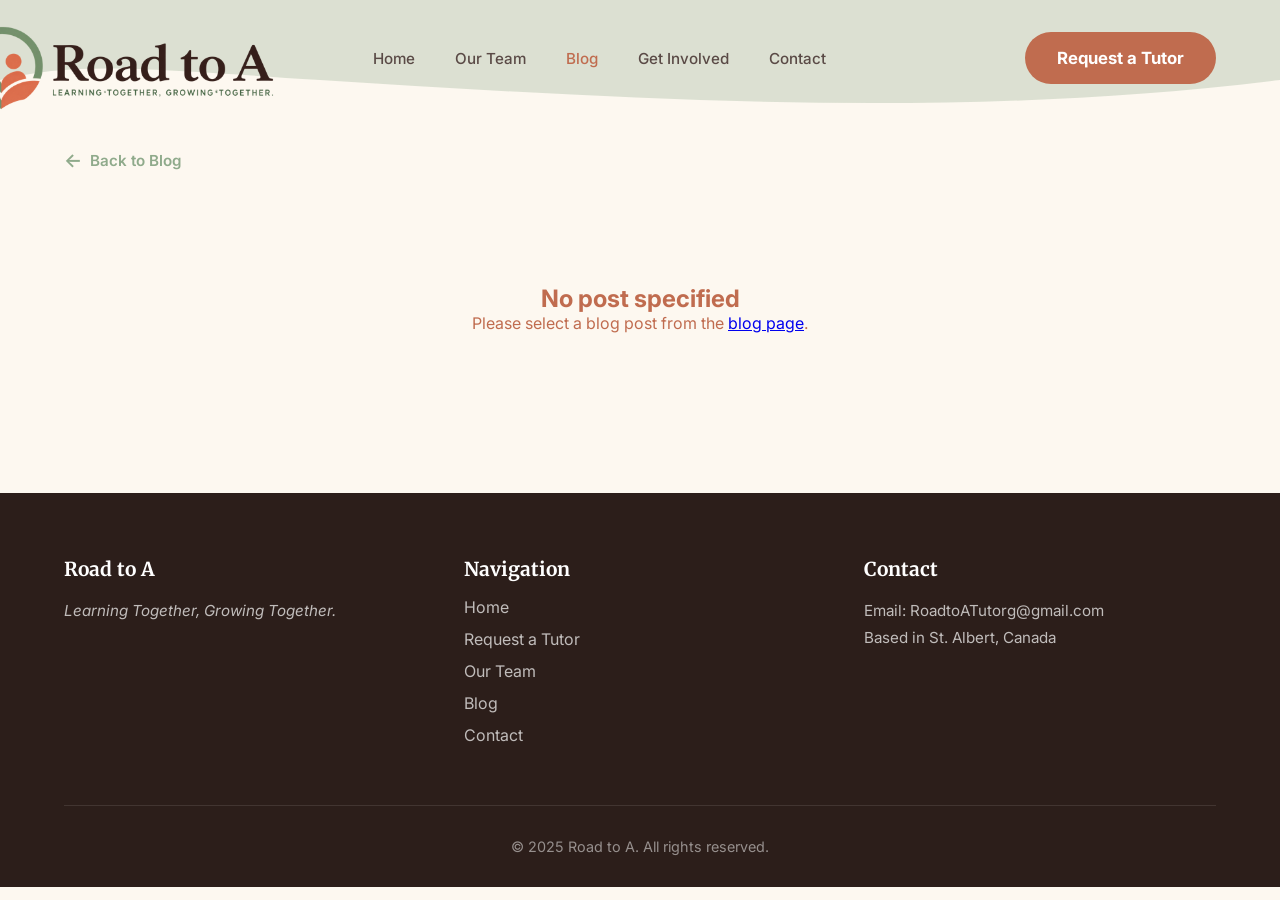
<file: blog-post.html>
<!DOCTYPE html>
<html lang="en">
<head>
    <meta charset="UTF-8">
    <meta name="viewport" content="width=device-width, initial-scale=1.0">
    <title>Blog Post - Road to A</title>
    <link rel="icon" type="image/png" href="roadtoa-favicon.png">
    <link rel="stylesheet" href="brand.css">
    <link rel="preconnect" href="https://fonts.googleapis.com">
    <link rel="preconnect" href="https://fonts.gstatic.com" crossorigin>
    <link href="https://fonts.googleapis.com/css2?family=Inter:wght@400;500;600&family=Merriweather:ital,wght@0,300;0,400;0,700;1,400&display=swap" rel="stylesheet">
    <script src="theme-loader.js"></script>

    <style>
        :root {
            --bg-cream: #FDF8F0;
            --sage-green: #8FAA8B;
            --terracotta: #C06C4F;
            --text-dark: #2C1E1A;
            --text-light: #5A4A46;
            --white: #FFFFFF;
            --light-sage: #D4E5D2;
            --light-terracotta: #F4DCD4;
        }

        * {
            margin: 0;
            padding: 0;
            box-sizing: border-box;
        }

        body {
            font-family: 'Inter', sans-serif;
            background-color: var(--bg-cream);
            color: var(--text-dark);
            overflow-x: hidden;
            min-height: 100vh;
        }

        /* --- Navigation --- */
        nav {
            display: flex;
            justify-content: space-between;
            align-items: center;
            padding: 2rem 5%;
            position: relative;
            z-index: 10;
        }

        .logo {
            font-family: 'Inter', sans-serif;
            font-weight: 700;
            font-size: 1.5rem;
            color: var(--text-dark);
            text-decoration: none;
        }

        .nav-links {
            display: flex;
            gap: 2.5rem;
            list-style: none;
        }

        .nav-links a {
            text-decoration: none;
            color: var(--text-light);
            font-size: 0.95rem;
            font-weight: 500;
            transition: color 0.2s;
        }

        .nav-links a:hover,
        .nav-links a.active {
            color: var(--terracotta);
        }

        .nav-actions {
            display: flex;
            align-items: center;
            gap: 1.5rem;
        }

        .nav-actions.mobile-actions {
            display: none;
        }

        .btn-text {
            text-decoration: none;
            color: var(--text-dark);
            font-weight: 600;
            font-size: 0.95rem;
        }

        .btn-primary {
            background-color: var(--terracotta);
            color: var(--white);
            padding: 0.75rem 1.5rem;
            border-radius: 50px;
            text-decoration: none;
            font-weight: 600;
            font-size: 0.95rem;
            transition: transform 0.2s, box-shadow 0.2s;
        }

        .btn-primary-large {
            padding: 1rem 2rem;
            font-size: 1.05rem;
            font-weight: 700;
        }

        .btn-primary:hover {
            transform: translateY(-2px);
            box-shadow: 0 4px 12px rgba(192, 108, 79, 0.3);
        }

        /* --- Mobile Menu Toggle --- */
        .mobile-menu-toggle {
            display: none;
            flex-direction: column;
            gap: 5px;
            background: none;
            border: none;
            cursor: pointer;
            padding: 8px;
            z-index: 1000;
        }

        .mobile-menu-toggle span {
            width: 25px;
            height: 3px;
            background-color: var(--text-dark);
            border-radius: 3px;
            transition: all 0.3s ease;
        }

        .mobile-menu-toggle.active span:nth-child(1) {
            transform: rotate(45deg) translate(8px, 8px);
        }

        .mobile-menu-toggle.active span:nth-child(2) {
            opacity: 0;
        }

        .mobile-menu-toggle.active span:nth-child(3) {
            transform: rotate(-45deg) translate(7px, -7px);
        }

        /* --- Back Button --- */
        .back-link {
            display: inline-flex;
            align-items: center;
            gap: 0.5rem;
            color: var(--sage-green);
            text-decoration: none;
            font-weight: 600;
            font-size: 0.95rem;
            margin: 2rem 5%;
            transition: color 0.2s;
        }

        .back-link:hover {
            color: var(--terracotta);
        }

        .back-link::before {
            content: '←';
            font-size: 1.2rem;
        }

        /* --- Article Container --- */
        .article-container {
            max-width: 800px;
            margin: 0 auto;
            padding: 2rem 5% 5rem;
        }

        /* --- Article Header --- */
        .article-header {
            margin-bottom: 3rem;
        }

        .category-tag {
            display: inline-block;
            padding: 0.4rem 1rem;
            border-radius: 20px;
            font-size: 0.85rem;
            font-weight: 600;
            margin-bottom: 1.5rem;
        }

        .category-tag.study-tips {
            background-color: var(--light-sage);
            color: var(--sage-green);
        }

        .category-tag.mental-health {
            background-color: var(--light-terracotta);
            color: var(--terracotta);
        }

        .category-tag.wellness {
            background-color: #E8F0F2;
            color: #5A9DAE;
        }

        .category-tag.motivation {
            background-color: #F9E9D2;
            color: #C89446;
        }

        .category-tag.announcements {
            background-color: #E8E4F3;
            color: #7B68A8;
        }

        .article-header h1 {
            font-family: 'Merriweather', serif;
            font-size: 2.8rem;
            color: var(--text-dark);
            line-height: 1.3;
            margin-bottom: 1.5rem;
        }

        .article-meta {
            display: flex;
            gap: 2rem;
            color: var(--text-light);
            font-size: 0.95rem;
        }

        .article-meta span {
            display: flex;
            align-items: center;
            gap: 0.5rem;
        }

        /* --- Featured Image --- */
        .featured-image {
            width: 100%;
            height: 400px;
            border-radius: 20px;
            overflow: hidden;
            margin-bottom: 3rem;
        }

        .featured-image img {
            width: 100%;
            height: 100%;
            object-fit: cover;
        }

        /* --- Article Content --- */
        .article-content {
            font-size: 1.1rem;
            line-height: 1.9;
            color: var(--text-dark);
        }

        .article-content p {
            margin-bottom: 1.8rem;
        }

        .article-content strong {
            font-weight: 700;
            color: var(--text-dark);
        }

        /* --- Vote Buttons --- */
        .vote-section {
            display: flex;
            align-items: center;
            gap: 1rem;
            margin: 2rem 0;
            padding: 1.5rem;
            background-color: var(--light-sage);
            border-radius: 12px;
            justify-content: center;
        }

        .vote-button {
            display: flex;
            align-items: center;
            gap: 0.5rem;
            padding: 0.75rem 1.5rem;
            border: 2px solid var(--sage-green);
            background-color: var(--white);
            border-radius: 50px;
            cursor: pointer;
            transition: all 0.2s;
            font-size: 1rem;
            font-weight: 600;
            color: var(--text-dark);
        }

        .vote-button:hover {
            transform: translateY(-2px);
            box-shadow: 0 4px 12px rgba(0, 0, 0, 0.1);
        }

        .vote-button.active {
            background-color: var(--sage-green);
            color: var(--white);
        }

        .vote-button.upvote.active {
            background-color: var(--sage-green);
        }

        .vote-button.downvote.active {
            background-color: var(--terracotta);
            border-color: var(--terracotta);
        }

        .vote-count {
            font-weight: 700;
            font-size: 1.1rem;
        }

        .vote-text {
            font-size: 0.95rem;
            color: var(--text-light);
            text-align: center;
        }

        /* --- Footer --- */
        footer {
            background-color: var(--text-dark);
            color: var(--white);
            padding: 4rem 5% 2rem;
            margin-top: 5rem;
        }

        .footer-content {
            display: grid;
            grid-template-columns: repeat(3, 1fr);
            gap: 3rem;
            max-width: 1200px;
            margin: 0 auto 3rem;
        }

        .footer-column h4 {
            font-family: 'Merriweather', serif;
            font-size: 1.2rem;
            margin-bottom: 1rem;
            color: var(--white);
        }

        .footer-tagline {
            color: rgba(255, 255, 255, 0.7);
            font-size: 0.95rem;
            font-style: italic;
            margin-top: 0.5rem;
        }

        .footer-column ul {
            list-style: none;
        }

        .footer-column ul li {
            margin-bottom: 0.75rem;
        }

        .footer-column ul li a {
            color: rgba(255, 255, 255, 0.7);
            text-decoration: none;
            transition: color 0.2s;
        }

        .footer-column ul li a:hover {
            color: var(--terracotta);
        }

        .footer-column p {
            color: rgba(255, 255, 255, 0.7);
            line-height: 1.8;
            font-size: 0.95rem;
        }

        .footer-bottom {
            border-top: 1px solid rgba(255, 255, 255, 0.1);
            padding-top: 2rem;
            text-align: center;
            color: rgba(255, 255, 255, 0.5);
            font-size: 0.9rem;
        }

        /* ========================================
           RESPONSIVE BREAKPOINTS
           ======================================== */

        /* --- 1. MOBILE (Portrait Phones) - Up to 480px --- */
        @media (max-width: 480px) {
            /* Navigation */
            nav {
                padding: 1rem 4%;
                flex-wrap: nowrap;
                justify-content: space-between;
            }

            .logo {
                font-size: 1.25rem;
            }

            .mobile-menu-toggle {
                display: flex;
            }

            .nav-links {
                display: none;
                position: fixed;
                top: 0;
                left: 0;
                width: 100%;
                height: 100vh;
                background-color: var(--bg-cream);
                flex-direction: column;
                align-items: center;
                justify-content: center;
                gap: 2rem;
                z-index: 999;
                padding: 2rem;
            }

            .nav-links.active {
                display: flex;
            }

            .nav-links li {
                width: 100%;
                text-align: center;
            }

            .nav-links a {
                font-size: 1.25rem;
                padding: 1rem;
                display: block;
                width: 100%;
            }

            .nav-actions {
                display: none;
            }

            .nav-actions.mobile-actions {
                display: flex;
                flex-direction: column;
                gap: 1rem;
                width: 100%;
                margin-top: 2rem;
            }

            .btn-text {
                display: block;
                text-align: center;
                padding: 0.875rem 1.5rem;
                font-size: 1rem;
            }

            .btn-primary {
                width: 100%;
                text-align: center;
                padding: 0.875rem 1.5rem;
                font-size: 1rem;
            }

            /* Article Container */
            .article-container {
                padding: 2rem 4% 3rem;
                max-width: 100%;
            }

            /* Article Header */
            .article-header {
                margin-bottom: 1.5rem;
            }

            .category-tag {
                font-size: 0.7rem;
                padding: 0.35rem 0.75rem;
                margin-bottom: 1rem;
            }

            .article-header h1 {
                font-size: 1.6rem;
                line-height: 1.3;
                margin-bottom: 1rem;
            }

            .article-meta {
                font-size: 0.8rem;
                gap: 0.75rem;
                flex-wrap: wrap;
            }

            /* Featured Image */
            .featured-image {
                height: 200px;
                margin-bottom: 1.5rem;
                border-radius: 12px;
            }

            /* Article Content */
            .article-content {
                font-size: 0.95rem;
                line-height: 1.7;
            }

            .article-content p {
                margin-bottom: 1.25rem;
            }

            .article-content strong {
                font-size: 1rem;
            }

            /* Footer */
            footer {
                padding: 2.5rem 4% 1.5rem;
            }

            .footer-content {
                grid-template-columns: 1fr;
                gap: 2rem;
                margin-bottom: 2rem;
            }

            .footer-column h4 {
                font-size: 1.1rem;
                margin-bottom: 0.75rem;
            }

            .footer-column p,
            .footer-column ul li a {
                font-size: 0.9rem;
            }

            .footer-bottom {
                padding-top: 1.5rem;
                font-size: 0.85rem;
            }

            /* Error/Loading States */
            .loading,
            .error {
                padding: 3rem 4%;
                font-size: 1rem;
            }

            .error h2 {
                font-size: 1.5rem;
            }
        }

        /* --- 2. TABLET (Landscape Phones & Portrait Tablets) - 481px to 768px --- */
        @media (min-width: 481px) and (max-width: 768px) {
            /* Navigation */
            nav {
                padding: 1.25rem 4%;
                flex-wrap: nowrap;
                justify-content: space-between;
            }

            .logo {
                font-size: 1.35rem;
            }

            .mobile-menu-toggle {
                display: flex;
            }

            .nav-links {
                display: none;
                position: fixed;
                top: 0;
                left: 0;
                width: 100%;
                height: 100vh;
                background-color: var(--bg-cream);
                flex-direction: column;
                align-items: center;
                justify-content: center;
                gap: 2rem;
                z-index: 999;
                padding: 2rem;
            }

            .nav-links.active {
                display: flex;
            }

            .nav-links li {
                width: 100%;
                text-align: center;
            }

            .nav-links a {
                font-size: 1.35rem;
                padding: 1rem;
                display: block;
                width: 100%;
            }

            .nav-actions {
                display: none;
            }

            .nav-actions.mobile-actions {
                display: flex;
                flex-direction: column;
                gap: 1rem;
                width: 80%;
                margin-top: 2rem;
            }

            .btn-text {
                display: block;
                text-align: center;
                padding: 0.875rem 1.5rem;
                font-size: 1rem;
            }

            .btn-primary {
                width: 100%;
                text-align: center;
                padding: 0.875rem 1.5rem;
                font-size: 1rem;
            }

            /* Article Container */
            .article-container {
                padding: 2.5rem 4% 3.5rem;
                max-width: 700px;
            }

            /* Article Header */
            .article-header {
                margin-bottom: 2rem;
            }

            .category-tag {
                font-size: 0.75rem;
                padding: 0.4rem 0.85rem;
            }

            .article-header h1 {
                font-size: 2rem;
                line-height: 1.3;
                margin-bottom: 1.25rem;
            }

            .article-meta {
                font-size: 0.85rem;
                gap: 1rem;
            }

            /* Featured Image */
            .featured-image {
                height: 250px;
                margin-bottom: 2rem;
            }

            /* Article Content */
            .article-content {
                font-size: 1rem;
                line-height: 1.75;
            }

            .article-content p {
                margin-bottom: 1.5rem;
            }

            /* Footer */
            footer {
                padding: 3rem 4% 1.75rem;
            }

            .footer-content {
                grid-template-columns: repeat(2, 1fr);
                gap: 2.5rem;
            }

            .footer-column:last-child {
                grid-column: 1 / -1;
            }

            /* Error/Loading States */
            .loading,
            .error {
                padding: 4rem;
            }
        }

        /* --- 3. LAPTOP / DESKTOP (Small Screens) - 769px to 1024px --- */
        @media (min-width: 769px) and (max-width: 1024px) {
            /* Navigation */
            nav {
                padding: 1.75rem 5%;
            }

            .nav-links {
                gap: 2rem;
            }

            .nav-links a {
                font-size: 0.9rem;
            }

            .btn-primary {
                padding: 0.7rem 1.35rem;
                font-size: 0.9rem;
            }

            /* Article Container */
            .article-container {
                padding: 3rem 5% 4rem;
                max-width: 850px;
            }

            /* Article Header */
            .article-header h1 {
                font-size: 2.5rem;
            }

            .article-meta {
                font-size: 0.9rem;
            }

            /* Featured Image */
            .featured-image {
                height: 320px;
            }

            /* Article Content */
            .article-content {
                font-size: 1.05rem;
            }

            /* Footer */
            footer {
                padding: 3.5rem 5% 2rem;
            }

            .footer-content {
                grid-template-columns: repeat(3, 1fr);
                gap: 2.5rem;
            }
        }

        /* --- 4. LARGE DESKTOP (Wide Screens) - 1025px and above --- */
        @media (min-width: 1025px) {
            /* Max-width containers for ultra-wide screens */
            .article-container {
                max-width: 900px;
            }

            .footer-content {
                max-width: 1400px;
                margin-left: auto;
                margin-right: auto;
            }

            /* Enhance hover states for mouse users */
            .btn-primary:hover {
                transform: translateY(-3px);
            }

            /* Improve readability on very wide screens */
            .article-content p {
                max-width: 75ch; /* Optimal line length for reading */
            }
        }

        /* Loading State */
        .loading {
            text-align: center;
            padding: 5rem;
            font-size: 1.2rem;
            color: var(--text-light);
        }

        .error {
            text-align: center;
            padding: 5rem;
            color: var(--terracotta);
        }

        /* --- Decorative Wave --- */
        .wave-decoration {
            position: absolute;
            top: 0;
            left: 0;
            width: 100%;
            height: 150px;
            z-index: -1;
        }

        .wave-decoration svg {
            width: 100%;
            height: 100%;
        }

        @media (max-width: 480px) {
            .wave-decoration {
                height: 60px;
                opacity: 0.6;
            }
        }

        @media (min-width: 481px) and (max-width: 768px) {
            .wave-decoration {
                height: 80px;
            }
        }
    </style>
</head>
<body>

    <div class="wave-decoration">
        <svg viewBox="0 0 1200 150" xmlns="http://www.w3.org/2000/svg" preserveAspectRatio="none">
            <path d="M0,0 L1200,0 L1200,80 C900,120 600,100 300,80 C150,70 75,60 0,80 Z" fill="#8FAA8B" opacity="0.3"/>
        </svg>
    </div>

    <nav>
        <a href="index.html" class="logo" aria-label="Road to A home"><img src="roadtoa-logo.png" alt="Road to A — Learning Together, Growing Together"></a>

        <button class="mobile-menu-toggle" aria-label="Toggle menu">
            <span></span>
            <span></span>
            <span></span>
        </button>

        <ul class="nav-links" id="navLinks">
            <li><a href="index.html">Home</a></li>
            <li><a href="team.html">Our Team</a></li>
            <li><a href="blog.html" class="active">Blog</a></li>
            <li><a href="get-involved.html">Get Involved</a></li>
            <li><a href="contact.html">Contact</a></li>
            <div class="nav-actions mobile-actions">
                <a href="request-tutor.html" class="btn-primary btn-primary-large">Request a Tutor</a>
            </div>
        </ul>

        <div class="nav-actions">
            <a href="request-tutor.html" class="btn-primary btn-primary-large">Request a Tutor</a>
        </div>
    </nav>

    <a href="blog.html" class="back-link">Back to Blog</a>

    <div id="article-root">
        <div class="loading">Loading article...</div>
    </div>

    <footer>
        <div class="footer-content">

            <div class="footer-column">
                <h4>Road to A</h4>
                <p class="footer-tagline">Learning Together, Growing Together.</p>
            </div>

            <div class="footer-column">
                <h4>Navigation</h4>
                <ul>
                    <li><a href="index.html">Home</a></li>
                    <li><a href="request-tutor.html">Request a Tutor</a></li>
                    <li><a href="team.html">Our Team</a></li>
                    <li><a href="blog.html">Blog</a></li>
                    <li><a href="contact.html">Contact</a></li>
                </ul>
            </div>

            <div class="footer-column">
                <h4>Contact</h4>
                <p>Email: RoadtoATutorg@gmail.com</p>
                <p>Based in St. Albert, Canada</p>
            </div>

        </div>

        <div class="footer-bottom">
            <p>&copy; 2025 Road to A. All rights reserved.</p>
        </div>
    </footer>

    <script>
        // Embedded blog data (from blog-posts.json)
        const BLOG_DATA = {
            "posts": [
                {
                    "id": "procrastination",
                    "title": "Breaking the Cycle of Procrastination",
                    "author": "Sharaf Yasir",
                    "date": "January 15, 2026",
                    "readTime": "4 min read",
                    "category": "Study Tips",
                    "excerpt": "Procrastination is something everyone faces at least once during their studies, but it can be one of the biggest obstacles to academic success. Learn three strategies to kick off this new year by thinking less and doing more.",
                    "image": "https://images.unsplash.com/photo-1758812925626-e30b5b345582?ixlib=rb-4.0.3&auto=format&fit=crop&w=800&q=80",
                    "content": [
                        "Procrastination is something everyone faces at least once during their studies, but it can be one of the biggest obstacles to academic success. Distractions, avoidance, and fear of failure can often take over the moment it's time to study. At Road to A, we believe that beating procrastination is less about forcing motivation and more about creating systems of habits that make starting easier. Here are three strategies you can use to kick off this new year by thinking less and doing more:",
                        "**Shrink the task:** When you stare at big goals like \"study for the chemistry midterm\", it may seem daunting and unclear in its process. Instead, you can break them down into small, actionable steps: \"review two pages today, and two tomorrow,\" \"do five practice pages,\" \"summarize one chapter,\" etc. Small tasks reduce mental resistance and make it easier to begin.",
                        "**Use timers:** Tell yourself you only have to work for 20–30 minutes. Set a timer and focus until the timer ends. Tell yourself you will not allow yourself to be distracted before the timer runs out, because your immediate reward for your perseverance will be a break (that is taken in moderation).",
                        "**Manage your environment:** Relying on willpower alone isn't sustainable. Study in a place conducive to focus, like a library, a desk, or a quiet corner. Keep your phone out of reach, close all extra tabs, and make sure your workspace has only the essentials you need to get the work done.",
                        "Remember that procrastination is not a part of who you are. Procrastination is nothing more than a stress response. Every time you choose to start, no matter how imperfectly, you weaken this stress response and strengthen healthy study habits."
                    ]
                },
                {
                    "id": "tests",
                    "title": "Tests: Navigating the Stress of Evaluation",
                    "author": "Sydney Peskett",
                    "date": "May 19, 2021",
                    "readTime": "3 min read",
                    "category": "Study Tips",
                    "excerpt": "Tests are an unavoidable part of a student's career, and yet they can be one of the most stressful aspects of learning. Even if a student prepares diligently, anxiety can strike the moment the paper hits the desk.",
                    "image": "https://images.unsplash.com/photo-1758525861622-f4e7ac86a2d7?ixlib=rb-4.0.3&auto=format&fit=crop&w=800&q=80",
                    "content": [
                        "Tests are an unavoidable part of a student's career, and yet they can be one of the most stressful aspects of learning. Even if a student prepares diligently, anxiety can strike the moment the paper hits the desk.",
                        "At Road to A, we believe that conquering tests isn't just about memorizing facts—it's about managing your mindset. Here are three strategies to lower the temperature on test day:",
                        "**Simulate the Environment:** Don't just study on your bed. Sit at a desk, set a timer, and practice recalling information without looking at your notes. This trains your brain to function under \"exam conditions\" so the real thing feels less shocking.",
                        "**The \"Brain Dump\" Method:** The moment the test starts, write down any formulas, dates, or mnemonics you are afraid of forgetting on the back of the exam paper. This offloads the information from your working memory, reducing cognitive load and anxiety.",
                        "**Post-Test Perspective:** Regardless of the grade, every test is data. It tells you what study methods worked and what didn't. Treat it as a diagnostic tool for your future success, not a judgment of your intelligence.",
                        "Remember, a grade is a snapshot of your performance on one day, not a definition of your potential."
                    ]
                },
                {
                    "id": "mental-health",
                    "title": "5 Tips to Keep Your Mental Health High!",
                    "author": "Shahab Marzoughi",
                    "date": "May 2, 2021",
                    "readTime": "4 min read",
                    "category": "Mental Health",
                    "excerpt": "With Canada's Mental Health Week starting soon, it's important for students to take charge of their own mental health going into the final stretch of the school year...",
                    "image": "https://images.unsplash.com/photo-1560543685-824b3c5e82ad?ixlib=rb-4.0.3&auto=format&fit=crop&w=600&q=80",
                    "content": [
                        "With Canada's Mental Health Week starting soon, it's important for students to take charge of their own mental health going into the final stretch of the school year. As a Psychology student, I often see how easy it is to sacrifice well-being for grades—but the truth is, you need a healthy mind to achieve those high marks.",
                        "Here are 5 actionable tips to keep your mental health in check:",
                        "**1. Prioritize Sleep Hygiene:** It sounds cliché, but your brain consolidates memory while you sleep. Pulling an all-nighter actually erases some of the work you did during the day. Aim for 7-8 hours.",
                        "**2. The 50/10 Rule:** For every 50 minutes of focused work, take a 10-minute break completely away from screens. Walk outside, stretch, or grab a snack.",
                        "**3. Connect, Don't just \"Like\":** Scrolling through social media can increase feelings of isolation. Instead, call a friend or study via FaceTime. Genuine connection releases oxytocin, which lowers stress.",
                        "**4. Move Your Body:** You don't need to run a marathon. A 15-minute walk resets your dopamine levels and improves focus.",
                        "**5. Ask for Help:** Strength isn't about doing it all alone. Whether it's asking a teacher for an extension or reaching out to a Road to A tutor for help with a difficult concept, advocating for yourself is a vital skill."
                    ]
                },
                {
                    "id": "wellness",
                    "title": "Good Mental Habits for Uncertain Times",
                    "author": "Ayaad Sharif-Abdullah",
                    "date": "Apr 19, 2021",
                    "readTime": "3 min read",
                    "category": "Wellness",
                    "excerpt": "The COVID pandemic has created challenging issues throughout the world and many of us are feeling emotions of loneliness and fatigue...",
                    "image": "https://images.unsplash.com/photo-1749828198068-b224469a39c4?ixlib=rb-4.0.3&auto=format&fit=crop&w=600&q=80",
                    "content": [
                        "The COVID pandemic has created challenging issues throughout the world and many of us are feeling emotions of loneliness and fatigue. For high school students, the loss of regular social interaction and the shift to online learning has blurred the lines between \"home\" and \"school,\" making it hard to switch off.",
                        "Building good mental habits is the key to navigating this uncertainty.",
                        "**Establish a Routine:** When your environment doesn't change, your routine must. Wake up at the same time, get dressed as if you are going to school, and designate a specific spot for studying that is not your bed. This cues your brain that it is time to work, and more importantly, allows you to \"leave\" school when the day is done.",
                        "**Practice Gratitude:** It is easy to focus on what we have lost this year. Try writing down three small things you are grateful for every morning. It could be as simple as a good cup of coffee or a sunny afternoon. This simple habit rewires your brain to scan the world for positives rather than threats.",
                        "We are all in this together. Be patient with yourself."
                    ]
                },
                {
                    "id": "motivation",
                    "title": "\"Many will start fast, few will finish strong.\"",
                    "author": "Ahmad Refaat",
                    "date": "Apr 13, 2021",
                    "readTime": "3 min read",
                    "category": "Motivation",
                    "excerpt": "At this time of year, most students can't wait for the next couple of months to be over, with the goal of finishing everything they can so they can finally relax...",
                    "image": "https://images.unsplash.com/photo-1461896836934-ffe607ba8211?ixlib=rb-4.0.3&auto=format&fit=crop&w=600&q=80",
                    "content": [
                        "At this time of year, most students can't wait for the next couple of months to be over, with the goal of finishing everything they can so they can finally relax. We call this \"The Slump.\" The excitement of the new semester has faded, but the finish line still feels far away.",
                        "This is the critical moment that separates good students from great ones.",
                        "Gary Ryan Blair's quote reminds us that starting is easy. Everyone starts with high energy and new binders. But character is built in the final 20% of the journey—when you are tired, when the material gets hard, and when the weather gets nice outside.",
                        "**How to Finish Strong:**",
                        "**Visualize the End:** Picture the feeling of handing in that last assignment. Hold onto that relief and use it as fuel.",
                        "**One Day at a Time:** Don't look at the mountain of work ahead. Look at the three things you need to do today.",
                        "**Remember Your \"Why\":** Why are you pursuing these grades? Is it for a specific university program? A career path? Remind yourself of the bigger picture.",
                        "Push through. You are closer than you think."
                    ]
                },
                {
                    "id": "welcome",
                    "title": "Welcome to the Blog!",
                    "author": "Road to A Team",
                    "date": "Apr 1, 2021",
                    "readTime": "2 min read",
                    "category": "Announcements",
                    "excerpt": "This blog was started to help our team accompany you to your success, not only in your grades, but also to encourage you to improve and grow as individuals...",
                    "image": "https://images.unsplash.com/photo-1522202176988-66273c2fd55f?ixlib=rb-4.0.3&auto=format&fit=crop&w=600&q=80",
                    "content": [
                        "Welcome to the official Road to A blog!",
                        "This blog was started to help our team accompany you to your success, not only in your grades, but also to encourage you to improve and grow as individuals. While our primary mission is to provide free, high-quality tutoring to help you \"leave the nest\" and succeed in university, we know that school is about more than just textbooks.",
                        "**What you can expect from this space:**",
                        "**Study Hacks:** Proven methods from university students who have mastered the art of learning.",
                        "**University Prep:** Honest advice on what the transition from High School to University is really like.",
                        "**Mental Health:** Resources and stories to help you manage stress and anxiety.",
                        "**Team Updates:** News about our volunteer opportunities and new tutor availability.",
                        "We are thrilled to have you here. Let's learn and grow together."
                    ]
                }
            ]
        };

        // Get post ID from URL parameter
        const urlParams = new URLSearchParams(window.location.search);
        const postId = urlParams.get('id');

        // Format content with bold markdown
        function formatContent(text) {
            return text.replace(/\*\*(.*?)\*\*/g, '<strong>$1</strong>');
        }

        // Get category class
        function getCategoryClass(category) {
            return category.toLowerCase().replace(/\s+/g, '-');
        }

        // Load and display the blog post
        function loadPost() {
            const root = document.getElementById('article-root');

            if (!postId) {
                root.innerHTML = '<div class="error"><h2>No post specified</h2><p>Please select a blog post from the <a href="blog.html">blog page</a>.</p></div>';
                return;
            }

            const post = BLOG_DATA.posts.find(p => p.id === postId);

            if (!post) {
                root.innerHTML = '<div class="error"><h2>Post not found</h2><p>The requested blog post could not be found. <a href="blog.html">Return to blog</a>.</p></div>';
                return;
            }

            // Update page title
            document.title = `${post.title} - Road to A`;

            // Render the post
            const contentHTML = post.content.map(p => `<p>${formatContent(p)}</p>`).join('');

            root.innerHTML = `
                <article class="article-container">
                    <div class="article-header">
                        <span class="category-tag ${getCategoryClass(post.category)}">${post.category}</span>
                        <h1>${post.title}</h1>
                        <div class="article-meta">
                            <span>✍️ ${post.author}</span>
                            <span>📅 ${post.date}</span>
                            <span>⏱️ ${post.readTime}</span>
                            <span>Views: <span id="view-count-${post.id}">—</span></span>
                        </div>
                    </div>

                    <div class="featured-image">
                        <img src="${post.image}" alt="${post.title}">
                    </div>

                    <div class="article-content">
                        ${contentHTML}
                    </div>

                    <div class="vote-section">
                        <button class="vote-button upvote" onclick="vote('${post.id}', 'up')">
                            👍 <span class="vote-count" id="upvote-${post.id}">0</span>
                        </button>
                        <span class="vote-text">Was this helpful?</span>
                        <button class="vote-button downvote" onclick="vote('${post.id}', 'down')">
                            👎 <span class="vote-count" id="downvote-${post.id}">0</span>
                        </button>
                    </div>
                </article>
            `;

            // Load and display vote counts
            updateVoteDisplay(post.id);
            recordBlogView(post.id);
        }

        // Count one view for each valid article rendered on this page. Failure is intentionally ignored.
        function recordBlogView(postId) {
            const validPostIds = new Set(['procrastination', 'tests', 'mental-health', 'wellness', 'motivation', 'welcome']);
            if (!validPostIds.has(postId)) return;

            fetch(`/api/blog/${encodeURIComponent(postId)}/view`, {
                method: 'POST',
                keepalive: true,
                headers: { 'Content-Type': 'application/json' },
                body: '{}'
            })
                .then(response => response.ok ? response.json() : null)
                .then(data => {
                    if (data && Number.isInteger(data.viewCount)) {
                        const countElement = document.getElementById(`view-count-${postId}`);
                        if (countElement) countElement.textContent = data.viewCount;
                    }
                })
                .catch(() => {});
        }

        // Simple voting system with localStorage
        function vote(postId, type) {
            // Get current votes from localStorage
            const votes = JSON.parse(localStorage.getItem('blogVotes') || '{}');

            // Initialize post votes if not exists
            if (!votes[postId]) {
                votes[postId] = { up: 0, down: 0, userVote: null };
            }

            const postVotes = votes[postId];
            const upButton = document.querySelector('.vote-button.upvote');
            const downButton = document.querySelector('.vote-button.downvote');

            // Handle vote logic
            if (type === 'up') {
                if (postVotes.userVote === 'up') {
                    // Unvote
                    postVotes.up--;
                    postVotes.userVote = null;
                    upButton.classList.remove('active');
                } else {
                    // New upvote
                    if (postVotes.userVote === 'down') {
                        postVotes.down--;
                        downButton.classList.remove('active');
                    }
                    postVotes.up++;
                    postVotes.userVote = 'up';
                    upButton.classList.add('active');
                }
            } else {
                if (postVotes.userVote === 'down') {
                    // Unvote
                    postVotes.down--;
                    postVotes.userVote = null;
                    downButton.classList.remove('active');
                } else {
                    // New downvote
                    if (postVotes.userVote === 'up') {
                        postVotes.up--;
                        upButton.classList.remove('active');
                    }
                    postVotes.down++;
                    postVotes.userVote = 'down';
                    downButton.classList.add('active');
                }
            }

            // Save to localStorage
            localStorage.setItem('blogVotes', JSON.stringify(votes));

            // Update display
            updateVoteDisplay(postId);
        }

        function updateVoteDisplay(postId) {
            const votes = JSON.parse(localStorage.getItem('blogVotes') || '{}');
            const postVotes = votes[postId] || { up: 0, down: 0, userVote: null };

            // Update counts
            document.getElementById(`upvote-${postId}`).textContent = postVotes.up;
            document.getElementById(`downvote-${postId}`).textContent = postVotes.down;

            // Update active states
            const upButton = document.querySelector('.vote-button.upvote');
            const downButton = document.querySelector('.vote-button.downvote');

            if (postVotes.userVote === 'up') {
                upButton.classList.add('active');
            }
            if (postVotes.userVote === 'down') {
                downButton.classList.add('active');
            }
        }

        // Load post when page loads
        loadPost();
    </script>

    <script>
        // Mobile menu toggle functionality
        const mobileMenuToggle = document.querySelector('.mobile-menu-toggle');
        const navLinks = document.getElementById('navLinks');

        mobileMenuToggle.addEventListener('click', function() {
            this.classList.toggle('active');
            navLinks.classList.toggle('active');
            // Prevent body scroll when menu is open
            document.body.style.overflow = navLinks.classList.contains('active') ? 'hidden' : '';
        });

        // Close menu when a link is clicked
        const menuLinks = navLinks.querySelectorAll('a');
        menuLinks.forEach(link => {
            link.addEventListener('click', function() {
                mobileMenuToggle.classList.remove('active');
                navLinks.classList.remove('active');
                document.body.style.overflow = '';
            });
        });

        // Close menu when clicking outside
        document.addEventListener('click', function(event) {
            const isClickInsideNav = navLinks.contains(event.target);
            const isClickOnToggle = mobileMenuToggle.contains(event.target);

            if (!isClickInsideNav && !isClickOnToggle && navLinks.classList.contains('active')) {
                mobileMenuToggle.classList.remove('active');
                navLinks.classList.remove('active');
                document.body.style.overflow = '';
            }
        });
    </script>

</body>
</html>
</file>
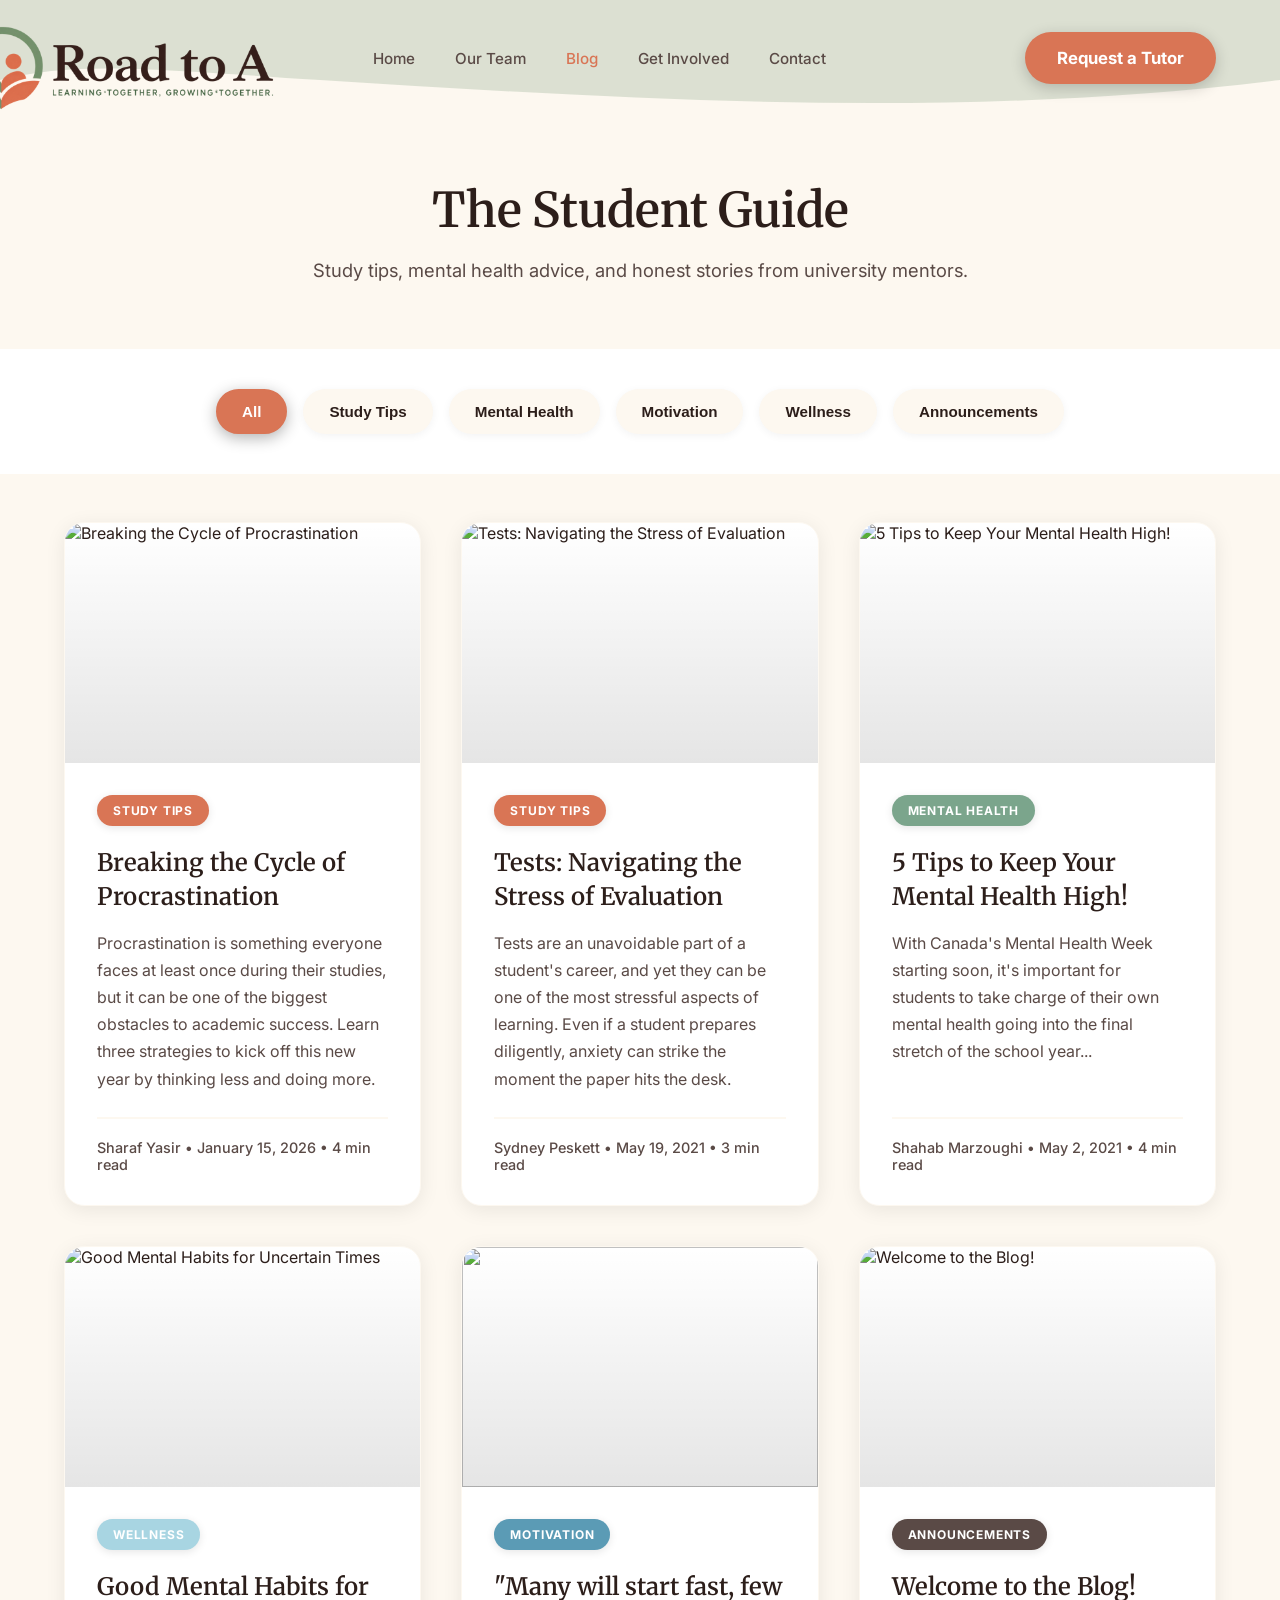
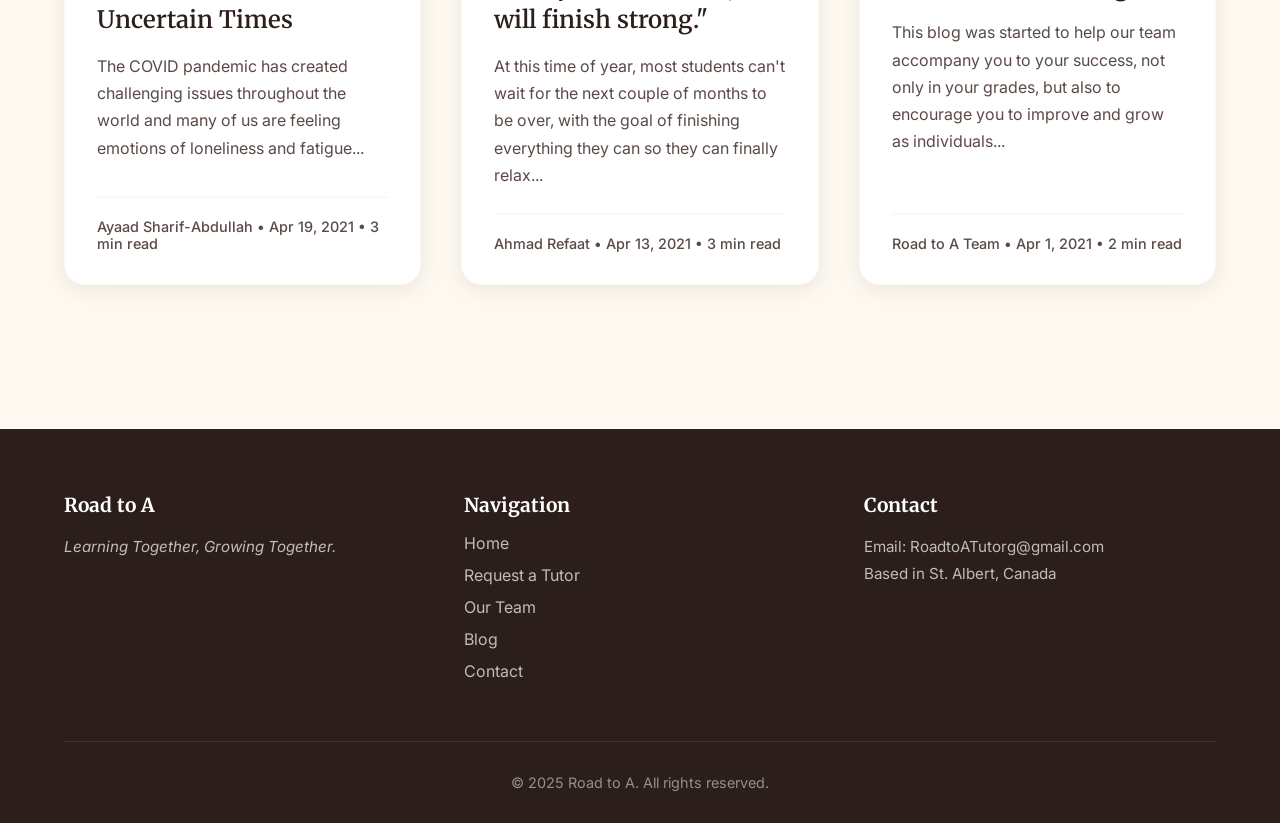
<file: blog.html>
<!DOCTYPE html>
<html lang="en">
<head>
    <meta charset="UTF-8">
    <meta name="viewport" content="width=device-width, initial-scale=1.0">
    <title>The Student Guide - Road to A Blog</title>
    <link rel="icon" type="image/png" href="roadtoa-favicon.png">
    <link rel="stylesheet" href="brand.css">
    <link rel="preconnect" href="https://fonts.googleapis.com">
    <link rel="preconnect" href="https://fonts.gstatic.com" crossorigin>
    <link href="https://fonts.googleapis.com/css2?family=Inter:wght@400;500;600&family=Merriweather:ital,wght@0,300;0,400;0,700;1,400&display=swap" rel="stylesheet">
    <script src="theme-loader.js"></script>

    <style>
        :root {
            --bg-cream: #FDF8F0;
            --sage-green: #7BA58C;
            --terracotta: #D97555;
            --ocean-blue: #5B9BB5;
            --light-blue: #A8D5E2;
            --text-dark: #2C1E1A;
            --text-light: #5A4A46;
            --white: #FFFFFF;
            --mental-health: #8FAA8B;
            --study-tips: #C06C4F;
            --motivation: #D4A574;
            --wellness: #9BBFB0;
            --announcements: #757575;

            /* Solarpunk colors */
            --sunrise-orange: #FFB084;
            --warm-yellow: #FFD89B;
            --soft-peach: #FFE5CC;
            --moss-green: #8BA888;
            --sky-blue: #A8D8EA;
            --leaf-green: #A4C3A2;
        }

        * {
            margin: 0;
            padding: 0;
            box-sizing: border-box;
        }

        body {
            font-family: 'Inter', sans-serif;
            background: linear-gradient(135deg, var(--bg-cream) 0%, var(--bg-cream) 100%);
            color: var(--text-dark);
            overflow-x: hidden;
            min-height: 100vh;
        }

        /* --- Navigation --- */
        nav {
            display: flex;
            justify-content: space-between;
            align-items: center;
            padding: 2rem 5%;
            position: relative;
            z-index: 10;
        }

        .logo {
            font-family: 'Inter', sans-serif;
            font-weight: 700;
            font-size: 1.5rem;
            color: var(--text-dark);
            text-decoration: none;
        }

        .nav-links {
            display: flex;
            gap: 2.5rem;
            list-style: none;
        }

        .nav-links a {
            text-decoration: none;
            color: var(--text-light);
            font-size: 0.95rem;
            font-weight: 500;
            transition: color 0.3s;
        }

        .nav-links a:hover,
        .nav-links a.active {
            color: var(--terracotta);
        }

        .nav-actions {
            display: flex;
            align-items: center;
            gap: 1.5rem;
        }

        .nav-actions.mobile-actions {
            display: none;
        }

        .btn-text {
            text-decoration: none;
            color: var(--text-dark);
            font-weight: 600;
            font-size: 0.95rem;
        }

        .btn-primary {
            background: var(--terracotta);
            color: var(--white);
            padding: 0.75rem 1.5rem;
            border-radius: 50px;
            text-decoration: none;
            font-weight: 600;
            font-size: 0.95rem;
            transition: all 0.3s ease;
            box-shadow: 0 4px 15px rgba(0,0,0,0.2);
        }

        .btn-primary-large {
            padding: 1rem 2rem;
            font-size: 1.05rem;
            font-weight: 700;
        }

        .btn-primary:hover {
            transform: translateY(-2px);
            box-shadow: 0 6px 20px rgba(0,0,0,0.3);
        }

        /* --- Mobile Menu Toggle --- */
        .mobile-menu-toggle {
            display: none;
            flex-direction: column;
            gap: 5px;
            background: none;
            border: none;
            cursor: pointer;
            padding: 8px;
            z-index: 1000;
        }

        .mobile-menu-toggle span {
            width: 25px;
            height: 3px;
            background-color: var(--text-dark);
            border-radius: 3px;
            transition: all 0.3s ease;
        }

        .mobile-menu-toggle.active span:nth-child(1) {
            transform: rotate(45deg) translate(8px, 8px);
        }

        .mobile-menu-toggle.active span:nth-child(2) {
            opacity: 0;
        }

        .mobile-menu-toggle.active span:nth-child(3) {
            transform: rotate(-45deg) translate(7px, -7px);
        }

        /* --- Blog Hero --- */
        .blog-hero {
            padding: 4rem 5% 4rem;
            text-align: center;
            position: relative;
        }

        .blog-hero h1 {
            font-family: 'Merriweather', serif;
            font-size: 3rem;
            color: var(--text-dark);
            margin-bottom: 1rem;
            font-weight: 600;
        }

        .blog-hero p {
            font-size: 1.15rem;
            color: var(--text-light);
            max-width: 700px;
            margin: 0 auto;
            line-height: 1.6;
        }

        /* --- Search & Filter Bar --- */
        .filter-bar {
            background: var(--white);
            padding: 2.5rem 5%;
            display: flex;
            justify-content: center;
            align-items: center;
            backdrop-filter: blur(10px);
        }

        .categories {
            display: flex;
            gap: 1rem;
            flex-wrap: wrap;
            justify-content: center;
        }

        .category-pill {
            padding: 0.75rem 1.5rem;
            border-radius: 25px;
            background: var(--bg-cream);
            color: var(--text-dark);
            font-size: 0.95rem;
            font-weight: 600;
            cursor: pointer;
            transition: all 0.3s ease;
            text-decoration: none;
            border: 2px solid transparent;
            box-shadow: 0 2px 8px rgba(0,0,0,0.05);
        }

        .category-pill:hover {
            background: var(--sage-green);
            color: var(--white);
            transform: translateY(-2px);
            box-shadow: 0 4px 12px rgba(0,0,0,0.2);
        }

        .category-pill.active {
            background: var(--terracotta);
            color: var(--white);
            border-color: var(--terracotta);
            box-shadow: 0 4px 15px rgba(0,0,0,0.3);
        }

        /* --- Blog Container --- */
        .blog-container {
            max-width: 1400px;
            margin: 0 auto;
            padding: 3rem 5% 6rem;
        }

        /* --- Articles Grid --- */
        .articles-grid {
            display: grid;
            grid-template-columns: repeat(auto-fill, minmax(350px, 1fr));
            gap: 2.5rem;
        }

        .article-card {
            background: var(--white);
            border-radius: 20px;
            overflow: hidden;
            box-shadow: 0 4px 20px rgba(0,0,0,0.08);
            transition: all 0.4s ease;
            text-decoration: none;
            color: inherit;
            display: flex;
            flex-direction: column;
            border: 1px solid var(--bg-cream);
        }

        .article-card:hover {
            transform: translateY(-8px);
            box-shadow: 0 12px 35px rgba(0,0,0,0.15);
            border-color: var(--terracotta);
        }

        .article-image {
            width: 100%;
            height: 240px;
            overflow: hidden;
            position: relative;
        }

        .article-image::after {
            content: '';
            position: absolute;
            top: 0;
            left: 0;
            right: 0;
            bottom: 0;
            background: linear-gradient(180deg, transparent 0%, rgba(0,0,0,0.1) 100%);
            pointer-events: none;
        }

        .article-image img {
            width: 100%;
            height: 100%;
            object-fit: cover;
            transition: transform 0.5s ease;
        }

        .article-card:hover .article-image img {
            transform: scale(1.1);
        }

        .article-content {
            padding: 2rem;
            flex: 1;
            display: flex;
            flex-direction: column;
        }

        .category-tag {
            display: inline-block;
            padding: 0.5rem 1rem;
            border-radius: 20px;
            font-size: 0.75rem;
            font-weight: 700;
            margin-bottom: 1.25rem;
            text-transform: uppercase;
            letter-spacing: 0.8px;
            width: fit-content;
            box-shadow: 0 2px 8px rgba(0,0,0,0.1);
        }

        .category-tag.study-tips {
            background: var(--terracotta);
            color: var(--white);
        }
        .category-tag.mental-health {
            background: var(--sage-green);
            color: var(--white);
        }
        .category-tag.motivation {
            background: var(--ocean-blue);
            color: var(--white);
        }
        .category-tag.wellness {
            background: var(--light-blue);
            color: var(--white);
        }
        .category-tag.announcements {
            background: var(--text-light);
            color: var(--white);
        }

        .article-content h3 {
            font-family: 'Merriweather', serif;
            font-size: 1.5rem;
            color: var(--text-dark);
            margin-bottom: 1rem;
            line-height: 1.4;
            font-weight: 600;
        }

        .article-content .excerpt {
            font-size: 1rem;
            line-height: 1.7;
            color: var(--text-light);
            margin-bottom: 1.5rem;
            flex: 1;
        }

        .post-meta {
            font-size: 0.9rem;
            color: var(--text-light);
            padding-top: 1.25rem;
            border-top: 2px solid var(--bg-cream);
            font-weight: 500;
        }

        /* Loading state */
        .loading {
            text-align: center;
            padding: 5rem 2rem;
            color: var(--terracotta);
            font-size: 1.2rem;
            font-weight: 600;
        }

        .no-posts {
            text-align: center;
            padding: 5rem 2rem;
            color: var(--text-light);
            font-size: 1.2rem;
            background: var(--white);
            border-radius: 20px;
            box-shadow: 0 4px 20px rgba(0,0,0,0.08);
        }

        /* --- Footer --- */
        footer {
            background-color: var(--text-dark);
            color: var(--white);
            padding: 4rem 5% 2rem;
            margin-top: 3rem;
        }

        .footer-content {
            display: grid;
            grid-template-columns: repeat(3, 1fr);
            gap: 3rem;
            max-width: 1200px;
            margin: 0 auto 3rem;
        }

        .footer-column h4 {
            font-family: 'Merriweather', serif;
            font-size: 1.2rem;
            margin-bottom: 1rem;
        }

        .footer-tagline {
            color: rgba(255, 255, 255, 0.7);
            font-size: 0.95rem;
            font-style: italic;
            margin-top: 0.5rem;
        }

        .footer-column ul {
            list-style: none;
        }

        .footer-column ul li {
            margin-bottom: 0.75rem;
        }

        .footer-column ul li a {
            color: rgba(255, 255, 255, 0.7);
            text-decoration: none;
            transition: color 0.2s;
        }

        .footer-column ul li a:hover {
            color: var(--terracotta);
        }

        .footer-column p {
            color: rgba(255, 255, 255, 0.7);
            line-height: 1.8;
            font-size: 0.95rem;
        }

        .footer-bottom {
            border-top: 1px solid rgba(255, 255, 255, 0.1);
            padding-top: 2rem;
            text-align: center;
            color: rgba(255, 255, 255, 0.5);
            font-size: 0.9rem;
        }

        /* ========================================
           RESPONSIVE BREAKPOINTS
           ======================================== */

        /* --- 1. MOBILE (Portrait Phones) - Up to 480px --- */
        @media (max-width: 480px) {
            /* Navigation */
            nav {
                padding: 1rem 4%;
                flex-wrap: nowrap;
                justify-content: space-between;
            }

            .logo {
                font-size: 1.25rem;
            }

            .mobile-menu-toggle {
                display: flex;
            }

            .nav-links {
                display: none;
                position: fixed;
                top: 0;
                left: 0;
                width: 100%;
                height: 100vh;
                background: var(--bg-cream);
                flex-direction: column;
                align-items: center;
                justify-content: center;
                gap: 2rem;
                z-index: 999;
                padding: 2rem;
            }

            .nav-links.active {
                display: flex;
            }

            .nav-links li {
                width: 100%;
                text-align: center;
            }

            .nav-links a {
                font-size: 1.25rem;
                padding: 1rem;
                display: block;
                width: 100%;
            }

            .nav-actions {
                display: none;
            }

            .nav-actions.mobile-actions {
                display: flex;
                flex-direction: column;
                gap: 1rem;
                width: 100%;
                margin-top: 2rem;
            }

            .btn-text {
                display: block;
                text-align: center;
                padding: 0.875rem 1.5rem;
                font-size: 1rem;
            }

            .btn-primary {
                width: 100%;
                text-align: center;
                padding: 0.875rem 1.5rem;
                font-size: 1rem;
            }

            /* Blog Hero */
            .blog-hero {
                padding: 3rem 4% 2.5rem;
            }

            .blog-hero h1 {
                font-size: 2rem;
                margin-bottom: 0.75rem;
            }

            .blog-hero p {
                font-size: 1rem;
            }

            /* Filter Bar */
            .filter-bar {
                padding: 2rem 4%;
            }

            .categories {
                gap: 0.75rem;
            }

            .category-pill {
                font-size: 0.85rem;
                padding: 0.65rem 1.25rem;
            }

            /* Articles Grid */
            .blog-container {
                padding: 2rem 4% 4rem;
            }

            .articles-grid {
                grid-template-columns: 1fr;
                gap: 2rem;
            }

            .article-image {
                height: 220px;
            }

            .article-content {
                padding: 1.75rem;
            }

            .article-content h3 {
                font-size: 1.3rem;
            }

            .article-content .excerpt {
                font-size: 0.95rem;
            }

            /* Footer */
            footer {
                padding: 2.5rem 4% 1.5rem;
            }

            .footer-content {
                grid-template-columns: 1fr;
                gap: 2rem;
                margin-bottom: 2rem;
            }

            .footer-column h4 {
                font-size: 1.1rem;
                margin-bottom: 0.75rem;
            }

            .footer-column p,
            .footer-column ul li a {
                font-size: 0.9rem;
            }

            .footer-bottom {
                padding-top: 1.5rem;
                font-size: 0.85rem;
            }
        }

        /* --- 2. TABLET (Landscape Phones & Portrait Tablets) - 481px to 768px --- */
        @media (min-width: 481px) and (max-width: 768px) {
            /* Navigation */
            nav {
                padding: 1.25rem 4%;
                flex-wrap: nowrap;
                justify-content: space-between;
            }

            .logo {
                font-size: 1.35rem;
            }

            .mobile-menu-toggle {
                display: flex;
            }

            .nav-links {
                display: none;
                position: fixed;
                top: 0;
                left: 0;
                width: 100%;
                height: 100vh;
                background: var(--bg-cream);
                flex-direction: column;
                align-items: center;
                justify-content: center;
                gap: 2rem;
                z-index: 999;
                padding: 2rem;
            }

            .nav-links.active {
                display: flex;
            }

            .nav-links li {
                width: 100%;
                text-align: center;
            }

            .nav-links a {
                font-size: 1.35rem;
                padding: 1rem;
                display: block;
                width: 100%;
            }

            .nav-actions {
                display: none;
            }

            .nav-actions.mobile-actions {
                display: flex;
                flex-direction: column;
                gap: 1rem;
                width: 80%;
                margin-top: 2rem;
            }

            .btn-text {
                display: block;
                text-align: center;
                padding: 0.875rem 1.5rem;
                font-size: 1rem;
            }

            .btn-primary {
                width: 100%;
                text-align: center;
                padding: 0.875rem 1.5rem;
                font-size: 1rem;
            }

            /* Blog Hero */
            .blog-hero {
                padding: 4rem 4% 3rem;
            }

            .blog-hero h1 {
                font-size: 2.5rem;
            }

            .blog-hero p {
                font-size: 1.1rem;
            }

            /* Filter Bar */
            .filter-bar {
                padding: 2rem 4%;
            }

            .categories {
                gap: 0.85rem;
            }

            /* Articles Grid */
            .blog-container {
                padding: 2.5rem 4% 5rem;
            }

            .articles-grid {
                grid-template-columns: repeat(2, 1fr);
                gap: 2rem;
            }

            .article-image {
                height: 220px;
            }

            /* Footer */
            footer {
                padding: 3rem 4% 1.75rem;
            }

            .footer-content {
                grid-template-columns: repeat(2, 1fr);
                gap: 2.5rem;
            }

            .footer-column:last-child {
                grid-column: 1 / -1;
            }
        }

        /* --- 3. LAPTOP / DESKTOP (Small Screens) - 769px to 1024px --- */
        @media (min-width: 769px) and (max-width: 1024px) {
            /* Navigation */
            nav {
                padding: 1.75rem 5%;
            }

            .nav-links {
                gap: 2rem;
            }

            .nav-links a {
                font-size: 0.9rem;
            }

            .btn-primary {
                padding: 0.7rem 1.35rem;
                font-size: 0.9rem;
            }

            /* Articles Grid */
            .articles-grid {
                grid-template-columns: repeat(2, 1fr);
                gap: 2rem;
            }

            /* Footer */
            footer {
                padding: 3.5rem 5% 2rem;
            }

            .footer-content {
                grid-template-columns: repeat(3, 1fr);
                gap: 2.5rem;
            }
        }

        /* --- 4. LARGE DESKTOP (Wide Screens) - 1025px and above --- */
        @media (min-width: 1025px) {
            /* Max-width containers for ultra-wide screens */
            .featured-post,
            .articles-grid,
            .footer-content {
                max-width: 1400px;
                margin-left: auto;
                margin-right: auto;
            }

            /* Enhance hover states for mouse users */
            .btn-primary:hover,
            .read-more:hover {
                transform: translateY(-3px);
            }

            .article-card:hover {
                transform: translateY(-5px);
                box-shadow: 0 8px 25px rgba(0, 0, 0, 0.12);
            }

            .category-btn:hover {
                transform: translateY(-2px);
            }
        }

        /* --- Decorative Wave --- */
        .wave-decoration {
            position: absolute;
            top: 0;
            left: 0;
            width: 100%;
            height: 150px;
            z-index: -1;
        }

        .wave-decoration svg {
            width: 100%;
            height: 100%;
        }

        @media (max-width: 480px) {
            .wave-decoration {
                height: 60px;
                opacity: 0.6;
            }
        }

        @media (min-width: 481px) and (max-width: 768px) {
            .wave-decoration {
                height: 80px;
            }
        }
    </style>
</head>
<body>

    <div class="wave-decoration">
        <svg viewBox="0 0 1200 150" xmlns="http://www.w3.org/2000/svg" preserveAspectRatio="none">
            <path d="M0,0 L1200,0 L1200,80 C900,120 600,100 300,80 C150,70 75,60 0,80 Z" fill="#8FAA8B" opacity="0.3"/>
        </svg>
    </div>

    <nav>
        <a href="index.html" class="logo" aria-label="Road to A home"><img src="roadtoa-logo.png" alt="Road to A — Learning Together, Growing Together"></a>

        <button class="mobile-menu-toggle" aria-label="Toggle menu">
            <span></span>
            <span></span>
            <span></span>
        </button>

        <ul class="nav-links" id="navLinks">
            <li><a href="index.html">Home</a></li>
            <li><a href="team.html">Our Team</a></li>
            <li><a href="blog.html" class="active">Blog</a></li>
            <li><a href="get-involved.html">Get Involved</a></li>
            <li><a href="contact.html">Contact</a></li>
            <div class="nav-actions mobile-actions">
                <a href="request-tutor.html" class="btn-primary btn-primary-large">Request a Tutor</a>
            </div>
        </ul>

        <div class="nav-actions">
            <a href="request-tutor.html" class="btn-primary btn-primary-large">Request a Tutor</a>
        </div>
    </nav>

    <!-- Blog Hero -->
    <section class="blog-hero">
        <h1>The Student Guide</h1>
        <p>Study tips, mental health advice, and honest stories from university mentors.</p>
    </section>

    <!-- Filter Bar -->
    <section class="filter-bar">
        <div class="categories">
            <button class="category-pill active" data-category="All">All</button>
            <button class="category-pill" data-category="Study Tips">Study Tips</button>
            <button class="category-pill" data-category="Mental Health">Mental Health</button>
            <button class="category-pill" data-category="Motivation">Motivation</button>
            <button class="category-pill" data-category="Wellness">Wellness</button>
            <button class="category-pill" data-category="Announcements">Announcements</button>
        </div>
    </section>

    <!-- Blog Container -->
    <section class="blog-container">
        <div class="articles-grid" id="articlesGrid">
            <div class="loading">Loading posts...</div>
        </div>
    </section>

    <!-- Footer -->
    <footer>
        <div class="footer-content">
            <div class="footer-column">
                <h4>Road to A</h4>
                <p class="footer-tagline">Learning Together, Growing Together.</p>
            </div>

            <div class="footer-column">
                <h4>Navigation</h4>
                <ul>
                    <li><a href="index.html">Home</a></li>
                    <li><a href="request-tutor.html">Request a Tutor</a></li>
                    <li><a href="team.html">Our Team</a></li>
                    <li><a href="blog.html">Blog</a></li>
                    <li><a href="contact.html">Contact</a></li>
                </ul>
            </div>

            <div class="footer-column">
                <h4>Contact</h4>
                <p>Email: RoadtoATutorg@gmail.com</p>
                <p>Based in St. Albert, Canada</p>
            </div>
        </div>

        <div class="footer-bottom">
            <p>&copy; 2025 Road to A. All rights reserved.</p>
        </div>
    </footer>

    <script>
        // Mobile menu toggle functionality
        const mobileMenuToggle = document.querySelector('.mobile-menu-toggle');
        const navLinks = document.getElementById('navLinks');

        mobileMenuToggle.addEventListener('click', function() {
            this.classList.toggle('active');
            navLinks.classList.toggle('active');
            // Prevent body scroll when menu is open
            document.body.style.overflow = navLinks.classList.contains('active') ? 'hidden' : '';
        });

        // Close menu when a link is clicked
        const menuLinks = navLinks.querySelectorAll('a');
        menuLinks.forEach(link => {
            link.addEventListener('click', function() {
                mobileMenuToggle.classList.remove('active');
                navLinks.classList.remove('active');
                document.body.style.overflow = '';
            });
        });

        // Close menu when clicking outside
        document.addEventListener('click', function(event) {
            const isClickInsideNav = navLinks.contains(event.target);
            const isClickOnToggle = mobileMenuToggle.contains(event.target);

            if (!isClickInsideNav && !isClickOnToggle && navLinks.classList.contains('active')) {
                mobileMenuToggle.classList.remove('active');
                navLinks.classList.remove('active');
                document.body.style.overflow = '';
            }
        });

        // Blog posts data (inline for static site compatibility)
        const allPostsData = [
            {
                "id": "procrastination",
                "title": "Breaking the Cycle of Procrastination",
                "author": "Sharaf Yasir",
                "date": "January 15, 2026",
                "readTime": "4 min read",
                "category": "Study Tips",
                "excerpt": "Procrastination is something everyone faces at least once during their studies, but it can be one of the biggest obstacles to academic success. Learn three strategies to kick off this new year by thinking less and doing more.",
                "image": "https://images.unsplash.com/photo-1758812925626-e30b5b345582?ixlib=rb-4.0.3&auto=format&fit=crop&w=800&q=80"
            },
            {
                "id": "tests",
                "title": "Tests: Navigating the Stress of Evaluation",
                "author": "Sydney Peskett",
                "date": "May 19, 2021",
                "readTime": "3 min read",
                "category": "Study Tips",
                "excerpt": "Tests are an unavoidable part of a student's career, and yet they can be one of the most stressful aspects of learning. Even if a student prepares diligently, anxiety can strike the moment the paper hits the desk.",
                "image": "https://images.unsplash.com/photo-1758525861622-f4e7ac86a2d7?ixlib=rb-4.0.3&auto=format&fit=crop&w=800&q=80"
            },
            {
                "id": "mental-health",
                "title": "5 Tips to Keep Your Mental Health High!",
                "author": "Shahab Marzoughi",
                "date": "May 2, 2021",
                "readTime": "4 min read",
                "category": "Mental Health",
                "excerpt": "With Canada's Mental Health Week starting soon, it's important for students to take charge of their own mental health going into the final stretch of the school year...",
                "image": "https://images.unsplash.com/photo-1560543685-824b3c5e82ad?ixlib=rb-4.0.3&auto=format&fit=crop&w=600&q=80"
            },
            {
                "id": "wellness",
                "title": "Good Mental Habits for Uncertain Times",
                "author": "Ayaad Sharif-Abdullah",
                "date": "Apr 19, 2021",
                "readTime": "3 min read",
                "category": "Wellness",
                "excerpt": "The COVID pandemic has created challenging issues throughout the world and many of us are feeling emotions of loneliness and fatigue...",
                "image": "https://images.unsplash.com/photo-1749828198068-b224469a39c4?ixlib=rb-4.0.3&auto=format&fit=crop&w=600&q=80"
            },
            {
                "id": "motivation",
                "title": "\"Many will start fast, few will finish strong.\"",
                "author": "Ahmad Refaat",
                "date": "Apr 13, 2021",
                "readTime": "3 min read",
                "category": "Motivation",
                "excerpt": "At this time of year, most students can't wait for the next couple of months to be over, with the goal of finishing everything they can so they can finally relax...",
                "image": "https://images.unsplash.com/photo-1461896836934-ffe607ba8211?ixlib=rb-4.0.3&auto=format&fit=crop&w=600&q=80"
            },
            {
                "id": "welcome",
                "title": "Welcome to the Blog!",
                "author": "Road to A Team",
                "date": "Apr 1, 2021",
                "readTime": "2 min read",
                "category": "Announcements",
                "excerpt": "This blog was started to help our team accompany you to your success, not only in your grades, but also to encourage you to improve and grow as individuals...",
                "image": "https://images.unsplash.com/photo-1522202176988-66273c2fd55f?ixlib=rb-4.0.3&auto=format&fit=crop&w=600&q=80"
            }
        ];

        let allPosts = [];
        let currentFilter = 'All';

        // Load blog posts (using inline data for static site)
        function loadBlogPosts() {
            console.log('Loading blog posts from inline data...');
            allPosts = allPostsData;
            console.log('Successfully loaded posts:', allPosts.length);
            renderArticles();
        }

        // Render all articles
        function renderArticles() {
            const gridContainer = document.getElementById('articlesGrid');

            console.log('renderArticles called. currentFilter:', currentFilter);
            console.log('allPosts:', allPosts);

            // Filter posts based on current category
            const filteredPosts = currentFilter === 'All'
                ? allPosts
                : allPosts.filter(post => {
                    console.log(`Checking post: ${post.title}, category: ${post.category}, matches: ${post.category === currentFilter}`);
                    return post.category === currentFilter;
                });

            console.log('Filtered posts count:', filteredPosts.length);
            console.log('Filtered posts:', filteredPosts);

            // Check if no posts
            if (!filteredPosts || filteredPosts.length === 0) {
                console.warn('No posts to display for filter:', currentFilter);
                gridContainer.innerHTML = '<div class="no-posts">No posts found in this category.</div>';
                return;
            }

            // Render all posts as cards
            try {
                const cardsHTML = filteredPosts.map(post => {
                    const categoryClass = post.category.toLowerCase().replace(/\s+/g, '-');
                    return `
                        <a href="blog-post.html?id=${post.id}" class="article-card">
                            <div class="article-image">
                                <img src="${post.image}" alt="${post.title}" loading="lazy" onerror="this.src='https://images.unsplash.com/photo-1456513080510-7bf3a84b82f8?ixlib=rb-4.0.3&auto=format&fit=crop&w=800&q=80'">
                            </div>
                            <div class="article-content">
                                <span class="category-tag ${categoryClass}">${post.category}</span>
                                <h3>${post.title}</h3>
                                <p class="excerpt">${post.excerpt}</p>
                                <div class="post-meta">${post.author} • ${post.date} • ${post.readTime}</div>
                            </div>
                        </a>
                    `;
                }).join('');

                console.log('Generated HTML length:', cardsHTML.length);
                gridContainer.innerHTML = cardsHTML;
                console.log('Successfully rendered articles');
            } catch (renderError) {
                console.error('Error rendering articles:', renderError);
                gridContainer.innerHTML = '<div class="no-posts">Error rendering posts. Please check console.</div>';
            }
        }

        // Category filter functionality
        function setupCategoryFilters() {
            const categoryPills = document.querySelectorAll('.category-pill');
            console.log('Setting up category filters. Found pills:', categoryPills.length);

            categoryPills.forEach(pill => {
                pill.addEventListener('click', function() {
                    console.log('Category pill clicked:', this.getAttribute('data-category'));

                    // Update active state
                    categoryPills.forEach(p => p.classList.remove('active'));
                    this.classList.add('active');

                    // Get filter category
                    currentFilter = this.getAttribute('data-category');
                    console.log('Filter changed to:', currentFilter);

                    // Re-render articles
                    renderArticles();
                });
            });
        }

        // Initialize on page load
        document.addEventListener('DOMContentLoaded', function() {
            console.log('DOM Content Loaded - initializing blog');
            loadBlogPosts();
            setupCategoryFilters();
        });
    </script>

</body>
</html>
</file>
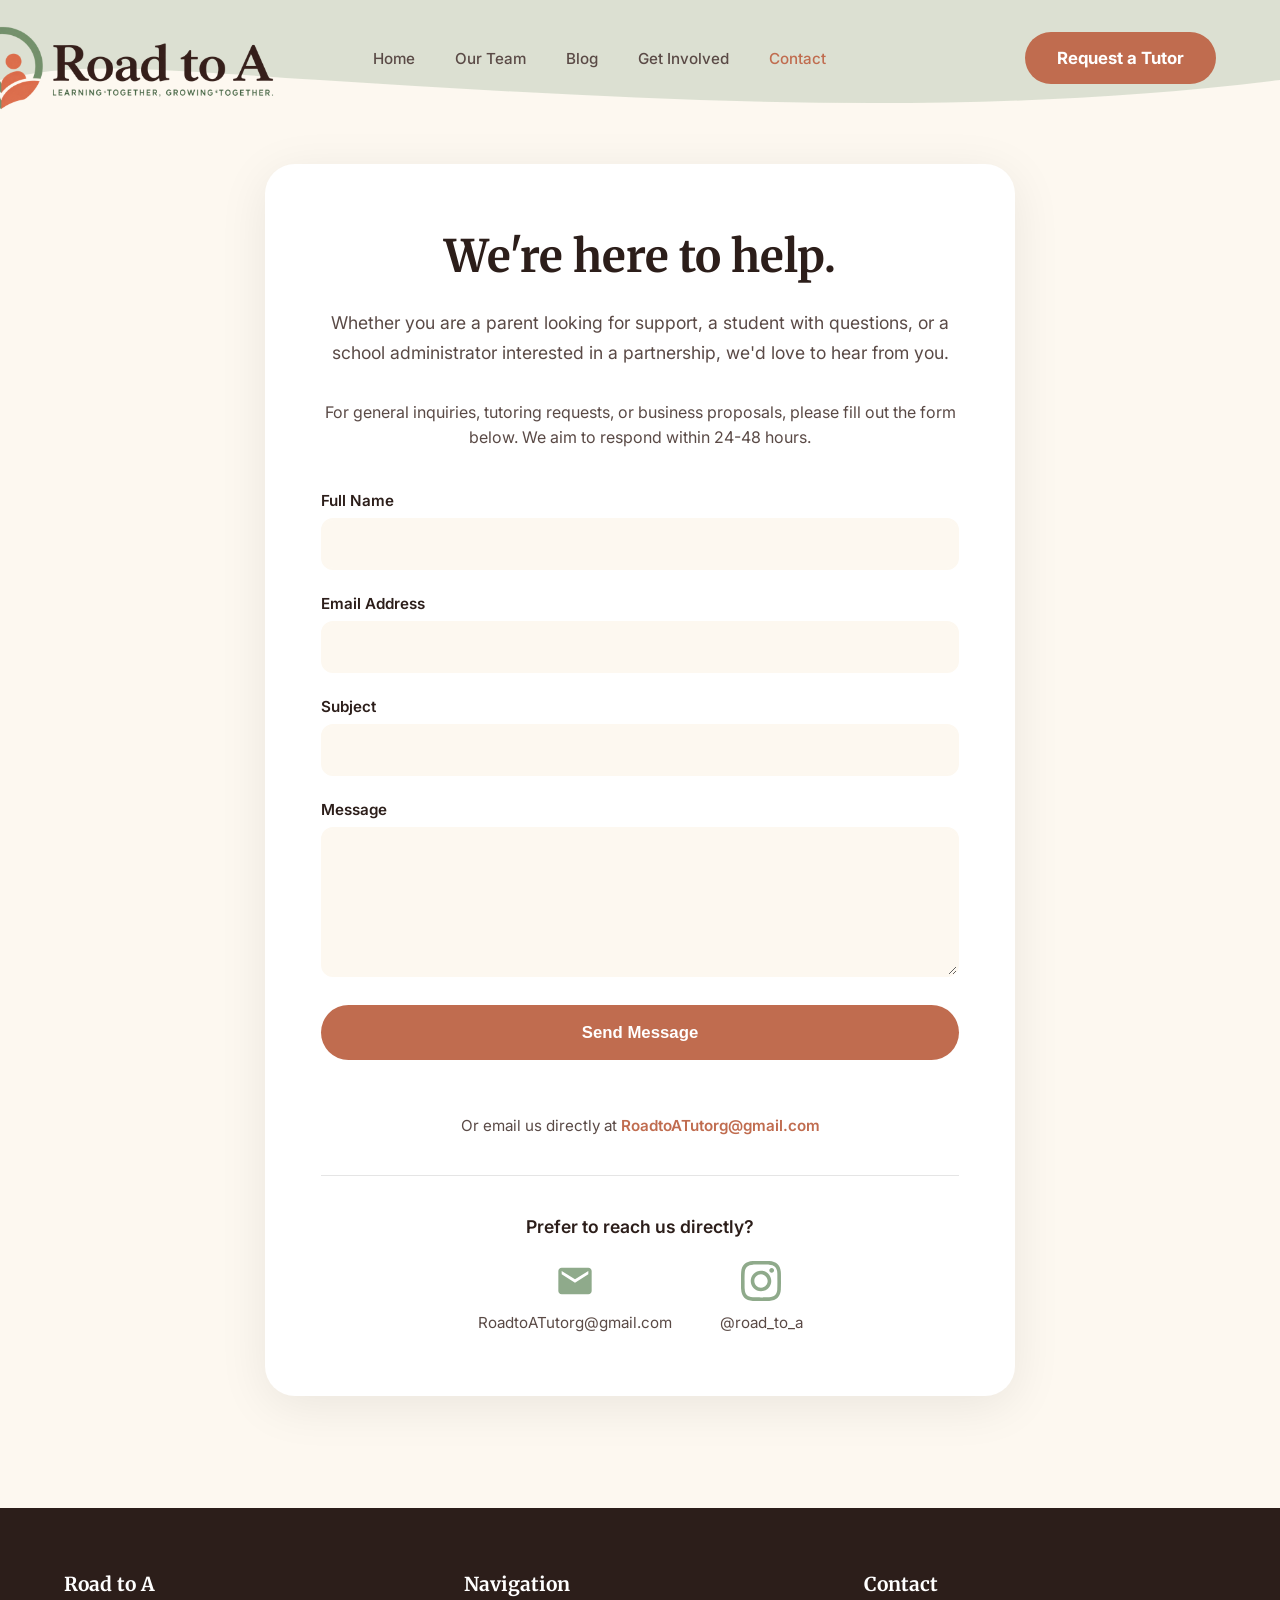
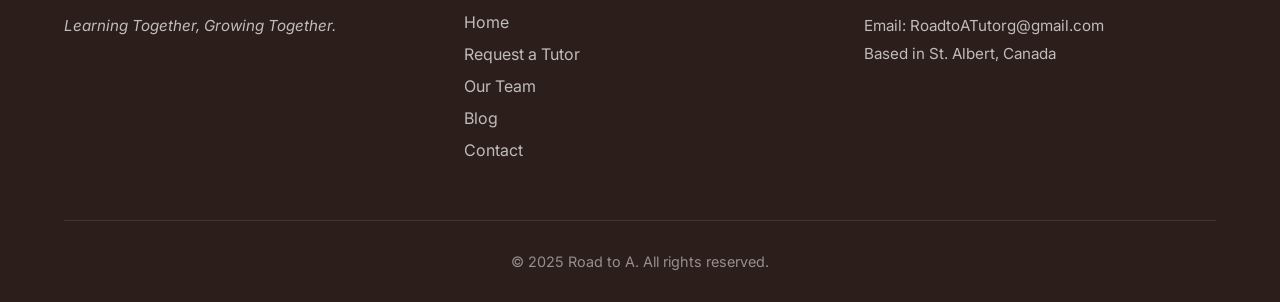
<file: contact.html>
<!DOCTYPE html>
<html lang="en">
<head>
    <meta charset="UTF-8">
    <meta name="viewport" content="width=device-width, initial-scale=1.0">
    <title>Contact Us - Road to A</title>
    <link rel="icon" type="image/png" href="roadtoa-favicon.png">
    <link rel="stylesheet" href="brand.css">
    <link rel="preconnect" href="https://fonts.googleapis.com">
    <link rel="preconnect" href="https://fonts.gstatic.com" crossorigin>
    <link href="https://fonts.googleapis.com/css2?family=Inter:wght@400;500;600&family=Merriweather:ital,wght@0,300;0,400;0,700;1,400&display=swap" rel="stylesheet">
    <script src="theme-loader.js"></script>

    <style>
        :root {
            /* Palette extracted from your design mockup */
            --bg-cream: #FDF8F0;
            --sage-green: #8FAA8B;
            --terracotta: #C06C4F;
            --text-dark: #2C1E1A;
            --text-light: #5A4A46;
            --white: #FFFFFF;
        }

        * {
            margin: 0;
            padding: 0;
            box-sizing: border-box;
        }

        body {
            font-family: 'Inter', sans-serif;
            background-color: var(--bg-cream);
            color: var(--text-dark);
            overflow-x: hidden;
            min-height: 100vh;
            position: relative;
        }

        /* --- Navigation --- */
        nav {
            display: flex;
            justify-content: space-between;
            align-items: center;
            padding: 2rem 5%;
            position: relative;
            z-index: 10;
        }

        .logo {
            font-family: 'Inter', sans-serif;
            font-weight: 700;
            font-size: 1.5rem;
            color: var(--text-dark);
            text-decoration: none;
        }

        .nav-links {
            display: flex;
            gap: 2.5rem;
            list-style: none;
        }

        .nav-links a {
            text-decoration: none;
            color: var(--text-light);
            font-size: 0.95rem;
            font-weight: 500;
            transition: color 0.2s;
        }

        .nav-links a:hover,
        .nav-links a.active {
            color: var(--terracotta);
        }

        .nav-actions {
            display: flex;
            align-items: center;
            gap: 1.5rem;
        }

        .nav-actions.mobile-actions {
            display: none;
        }

        .btn-text {
            text-decoration: none;
            color: var(--text-dark);
            font-weight: 600;
            font-size: 0.95rem;
        }

        .btn-primary {
            background-color: var(--terracotta);
            color: var(--white);
            padding: 0.75rem 1.5rem;
            border-radius: 50px;
            text-decoration: none;
            font-weight: 600;
            font-size: 0.95rem;
            transition: transform 0.2s, box-shadow 0.2s;
            border: none;
            cursor: pointer;
        }

        .btn-primary-large {
            padding: 1rem 2rem;
            font-size: 1.05rem;
            font-weight: 700;
        }

        .btn-primary:hover {
            transform: translateY(-2px);
            box-shadow: 0 4px 12px rgba(192, 108, 79, 0.3);
        }

        /* --- Mobile Menu Toggle --- */
        .mobile-menu-toggle {
            display: none;
            flex-direction: column;
            gap: 5px;
            background: none;
            border: none;
            cursor: pointer;
            padding: 8px;
            z-index: 1000;
        }

        .mobile-menu-toggle span {
            width: 25px;
            height: 3px;
            background-color: var(--text-dark);
            border-radius: 3px;
            transition: all 0.3s ease;
        }

        .mobile-menu-toggle.active span:nth-child(1) {
            transform: rotate(45deg) translate(8px, 8px);
        }

        .mobile-menu-toggle.active span:nth-child(2) {
            opacity: 0;
        }

        .mobile-menu-toggle.active span:nth-child(3) {
            transform: rotate(-45deg) translate(7px, -7px);
        }

        /* --- Contact Container --- */
        .contact-container {
            display: flex;
            justify-content: center;
            align-items: center;
            min-height: calc(100vh - 150px);
            padding: 3rem 5%;
            position: relative;
            z-index: 5;
        }

        .contact-card {
            background-color: var(--white);
            padding: 4rem 3.5rem;
            border-radius: 30px;
            box-shadow: 0 10px 50px rgba(0,0,0,0.08);
            max-width: 700px;
            width: 100%;
            text-align: center;
        }

        .contact-card h1 {
            font-family: 'Merriweather', serif;
            font-size: 2.8rem;
            color: var(--text-dark);
            margin-bottom: 1.5rem;
        }

        .contact-card .subtitle {
            font-size: 1.1rem;
            line-height: 1.7;
            color: var(--text-light);
            margin-bottom: 2rem;
        }

        .contact-card .instruction {
            font-size: 1rem;
            line-height: 1.6;
            color: var(--text-light);
            margin-bottom: 2.5rem;
        }

        /* --- Contact Form --- */
        .contact-form {
            width: 100%;
            margin-bottom: 2rem;
        }

        .form-group {
            margin-bottom: 1.5rem;
            text-align: left;
        }

        .form-group label {
            display: block;
            font-weight: 600;
            color: var(--text-dark);
            margin-bottom: 0.5rem;
            font-size: 0.95rem;
        }

        .form-group input,
        .form-group textarea {
            width: 100%;
            padding: 0.875rem;
            border: 2px solid var(--bg-cream);
            border-radius: 12px;
            font-family: 'Inter', sans-serif;
            font-size: 1rem;
            color: var(--text-dark);
            transition: border-color 0.2s;
            background-color: var(--bg-cream);
        }

        .form-group input:focus,
        .form-group textarea:focus {
            outline: none;
            border-color: var(--sage-green);
        }

        .form-group textarea {
            min-height: 150px;
            resize: vertical;
        }

        .btn-submit {
            background-color: var(--terracotta);
            color: var(--white);
            padding: 1.1rem 3rem;
            border-radius: 50px;
            border: none;
            font-weight: 600;
            font-size: 1.05rem;
            cursor: pointer;
            transition: transform 0.2s, box-shadow 0.2s;
            width: 100%;
            margin-bottom: 1.5rem;
        }

        .btn-submit:hover {
            transform: translateY(-2px);
            box-shadow: 0 6px 20px rgba(192, 108, 79, 0.4);
        }

        .email-alternative {
            text-align: center;
            color: var(--text-light);
            font-size: 0.95rem;
            margin-bottom: 2rem;
        }

        .email-alternative a {
            color: var(--terracotta);
            text-decoration: none;
            font-weight: 600;
        }

        .email-alternative a:hover {
            text-decoration: underline;
        }

        /* --- Divider --- */
        .divider {
            border: none;
            border-top: 1px solid rgba(0, 0, 0, 0.1);
            margin: 2.5rem 0;
        }

        /* --- Direct Contact Section --- */
        .direct-contact {
            text-align: center;
        }

        .direct-contact h3 {
            font-size: 1.1rem;
            color: var(--text-dark);
            margin-bottom: 1.5rem;
            font-weight: 600;
        }

        .contact-methods {
            display: flex;
            justify-content: center;
            gap: 3rem;
            flex-wrap: wrap;
        }

        .contact-method {
            display: flex;
            flex-direction: column;
            align-items: center;
            gap: 0.75rem;
        }

        .contact-icon {
            width: 40px;
            height: 40px;
            display: flex;
            align-items: center;
            justify-content: center;
        }

        .contact-icon svg {
            width: 100%;
            height: 100%;
            fill: var(--sage-green);
        }

        .contact-method a {
            color: var(--text-light);
            text-decoration: none;
            font-size: 0.95rem;
            transition: color 0.2s;
        }

        .contact-method a:hover {
            color: var(--terracotta);
        }

        .contact-method p {
            color: var(--text-light);
            font-size: 0.95rem;
        }

        /* --- Footer --- */
        footer {
            background-color: var(--text-dark);
            color: var(--white);
            padding: 4rem 5% 2rem;
            position: relative;
            z-index: 5;
            margin-top: 4rem;
        }

        .footer-content {
            display: grid;
            grid-template-columns: repeat(3, 1fr);
            gap: 3rem;
            max-width: 1200px;
            margin: 0 auto 3rem;
        }

        .footer-column h4 {
            font-family: 'Merriweather', serif;
            font-size: 1.2rem;
            margin-bottom: 1rem;
            color: var(--white);
        }

        .footer-tagline {
            color: rgba(255, 255, 255, 0.7);
            font-size: 0.95rem;
            font-style: italic;
            margin-top: 0.5rem;
        }

        .footer-column ul {
            list-style: none;
        }

        .footer-column ul li {
            margin-bottom: 0.75rem;
        }

        .footer-column ul li a {
            color: rgba(255, 255, 255, 0.7);
            text-decoration: none;
            transition: color 0.2s;
        }

        .footer-column ul li a:hover {
            color: var(--terracotta);
        }

        .footer-column p {
            color: rgba(255, 255, 255, 0.7);
            line-height: 1.8;
            font-size: 0.95rem;
        }

        .footer-bottom {
            border-top: 1px solid rgba(255, 255, 255, 0.1);
            padding-top: 2rem;
            text-align: center;
            color: rgba(255, 255, 255, 0.5);
            font-size: 0.9rem;
        }

        /* ========================================
           RESPONSIVE BREAKPOINTS
           ======================================== */

        /* --- 1. MOBILE (Portrait Phones) - Up to 480px --- */
        @media (max-width: 480px) {
            /* Navigation */
            nav {
                padding: 1rem 4%;
                flex-wrap: nowrap;
                justify-content: space-between;
            }

            .logo {
                font-size: 1.25rem;
            }

            .mobile-menu-toggle {
                display: flex;
            }

            .nav-links {
                display: none;
                position: fixed;
                top: 0;
                left: 0;
                width: 100%;
                height: 100vh;
                background-color: var(--bg-cream);
                flex-direction: column;
                align-items: center;
                justify-content: center;
                gap: 2rem;
                z-index: 999;
                padding: 2rem;
            }

            .nav-links.active {
                display: flex;
            }

            .nav-links li {
                width: 100%;
                text-align: center;
            }

            .nav-links a {
                font-size: 1.25rem;
                padding: 1rem;
                display: block;
                width: 100%;
            }

            .nav-actions {
                display: none;
            }

            .nav-actions.mobile-actions {
                display: flex;
                flex-direction: column;
                gap: 1rem;
                width: 100%;
                margin-top: 2rem;
            }

            .btn-text {
                display: block;
                text-align: center;
                padding: 0.875rem 1.5rem;
                font-size: 1rem;
            }

            .btn-primary {
                width: 100%;
                text-align: center;
                padding: 0.875rem 1.5rem;
                font-size: 1rem;
            }

            /* Contact Container */
            .contact-container {
                min-height: auto;
                padding: 2rem 4%;
            }

            .contact-card {
                padding: 2.5rem 1.75rem;
                border-radius: 20px;
            }

            .contact-card h1 {
                font-size: 2rem;
                margin-bottom: 1.25rem;
            }

            .contact-card .subtitle {
                font-size: 0.95rem;
                line-height: 1.6;
                margin-bottom: 1.5rem;
            }

            .contact-card .instruction {
                font-size: 0.9rem;
                line-height: 1.5;
                margin-bottom: 2rem;
            }

            .btn-contact-form {
                padding: 1rem 2.25rem;
                font-size: 0.95rem;
                margin-bottom: 2.5rem;
            }

            .divider {
                margin: 2rem 0;
            }

            .direct-contact h3 {
                font-size: 1rem;
                margin-bottom: 1.25rem;
            }

            .contact-methods {
                flex-direction: column;
                gap: 1.75rem;
            }

            .contact-icon {
                width: 36px;
                height: 36px;
            }

            .contact-method a,
            .contact-method p {
                font-size: 0.9rem;
            }

            /* Footer */
            footer {
                padding: 2.5rem 4% 1.5rem;
                margin-top: 3rem;
            }

            .footer-content {
                grid-template-columns: 1fr;
                gap: 2rem;
                margin-bottom: 2rem;
            }

            .footer-column h4 {
                font-size: 1.1rem;
                margin-bottom: 0.75rem;
            }

            .footer-column p,
            .footer-column ul li a {
                font-size: 0.9rem;
            }

            .footer-bottom {
                padding-top: 1.5rem;
                font-size: 0.85rem;
            }
        }

        /* --- 2. TABLET (Landscape Phones & Portrait Tablets) - 481px to 768px --- */
        @media (min-width: 481px) and (max-width: 768px) {
            /* Navigation */
            nav {
                padding: 1.25rem 4%;
                flex-wrap: nowrap;
                justify-content: space-between;
            }

            .logo {
                font-size: 1.35rem;
            }

            .mobile-menu-toggle {
                display: flex;
            }

            .nav-links {
                display: none;
                position: fixed;
                top: 0;
                left: 0;
                width: 100%;
                height: 100vh;
                background-color: var(--bg-cream);
                flex-direction: column;
                align-items: center;
                justify-content: center;
                gap: 2rem;
                z-index: 999;
                padding: 2rem;
            }

            .nav-links.active {
                display: flex;
            }

            .nav-links li {
                width: 100%;
                text-align: center;
            }

            .nav-links a {
                font-size: 1.35rem;
                padding: 1rem;
                display: block;
                width: 100%;
            }

            .nav-actions {
                display: none;
            }

            .nav-actions.mobile-actions {
                display: flex;
                flex-direction: column;
                gap: 1rem;
                width: 80%;
                margin-top: 2rem;
            }

            .btn-text {
                display: block;
                text-align: center;
                padding: 0.875rem 1.5rem;
                font-size: 1rem;
            }

            .btn-primary {
                width: 100%;
                text-align: center;
                padding: 0.875rem 1.5rem;
                font-size: 1rem;
            }

            /* Contact Container */
            .contact-container {
                padding: 2.5rem 4%;
            }

            .contact-card {
                max-width: 650px;
                padding: 3.25rem 2.75rem;
            }

            .contact-card h1 {
                font-size: 2.4rem;
                margin-bottom: 1.35rem;
            }

            .contact-card .subtitle {
                font-size: 1rem;
                line-height: 1.65;
                margin-bottom: 1.75rem;
            }

            .contact-card .instruction {
                font-size: 0.95rem;
                margin-bottom: 2.25rem;
            }

            .btn-contact-form {
                padding: 1.05rem 2.75rem;
                font-size: 1rem;
                margin-bottom: 2.75rem;
            }

            .direct-contact h3 {
                font-size: 1.05rem;
            }

            .contact-methods {
                flex-direction: row;
                gap: 2.5rem;
            }

            /* Footer */
            footer {
                padding: 3rem 4% 1.75rem;
            }

            .footer-content {
                grid-template-columns: repeat(2, 1fr);
                gap: 2.5rem;
            }

            .footer-column:last-child {
                grid-column: 1 / -1;
            }
        }

        /* --- 3. LAPTOP / DESKTOP (Small Screens) - 769px to 1024px --- */
        @media (min-width: 769px) and (max-width: 1024px) {
            /* Navigation */
            nav {
                padding: 1.75rem 5%;
            }

            .nav-links {
                gap: 2rem;
            }

            .nav-links a {
                font-size: 0.9rem;
            }

            .btn-primary {
                padding: 0.7rem 1.35rem;
                font-size: 0.9rem;
            }

            /* Contact Container */
            .contact-container {
                padding: 3rem 5%;
            }

            .contact-card {
                padding: 3.5rem 3rem;
            }

            .contact-card h1 {
                font-size: 2.6rem;
            }

            .contact-card .subtitle {
                font-size: 1.05rem;
            }

            .contact-card .instruction {
                font-size: 0.98rem;
            }

            /* Footer */
            footer {
                padding: 3.5rem 5% 2rem;
            }

            .footer-content {
                grid-template-columns: repeat(3, 1fr);
                gap: 2.5rem;
            }
        }

        /* --- 4. LARGE DESKTOP (Wide Screens) - 1025px and above --- */
        @media (min-width: 1025px) {
            /* Max-width containers for ultra-wide screens */
            .contact-card {
                max-width: 750px;
            }

            .footer-content {
                max-width: 1400px;
                margin-left: auto;
                margin-right: auto;
            }

            /* Enhance hover states for mouse users */
            .btn-primary:hover,
            .btn-contact-form:hover {
                transform: translateY(-3px);
            }

            .contact-method a:hover {
                color: var(--terracotta);
            }

        /* --- Decorative Wave --- */
        .wave-decoration {
            position: absolute;
            top: 0;
            left: 0;
            width: 100%;
            height: 150px;
            z-index: -1;
        }

        .wave-decoration svg {
            width: 100%;
            height: 100%;
        }

        @media (max-width: 480px) {
            .wave-decoration {
                height: 60px;
                opacity: 0.6;
            }
        }

        @media (min-width: 481px) and (max-width: 768px) {
            .wave-decoration {
                height: 80px;
            }
        }
    </style>
</head>
<body>

    <div class="wave-decoration">
        <svg viewBox="0 0 1200 150" xmlns="http://www.w3.org/2000/svg" preserveAspectRatio="none">
            <path d="M0,0 L1200,0 L1200,80 C900,120 600,100 300,80 C150,70 75,60 0,80 Z" fill="#8FAA8B" opacity="0.3"/>
        </svg>
    </div>

    <nav>
        <a href="index.html" class="logo" aria-label="Road to A home"><img src="roadtoa-logo.png" alt="Road to A — Learning Together, Growing Together"></a>

        <button class="mobile-menu-toggle" aria-label="Toggle menu">
            <span></span>
            <span></span>
            <span></span>
        </button>

        <ul class="nav-links" id="navLinks">
            <li><a href="index.html">Home</a></li>
            <li><a href="team.html">Our Team</a></li>
            <li><a href="blog.html">Blog</a></li>
            <li><a href="get-involved.html">Get Involved</a></li>
            <li><a href="contact.html" class="active">Contact</a></li>
            <div class="nav-actions mobile-actions">
                <a href="request-tutor.html" class="btn-primary btn-primary-large">Request a Tutor</a>
            </div>
        </ul>

        <div class="nav-actions">
            <a href="request-tutor.html" class="btn-primary btn-primary-large">Request a Tutor</a>
        </div>
    </nav>

    <!-- Contact Container -->
    <main class="contact-container">
        <div class="contact-card">
            <h1>We're here to help.</h1>

            <p class="subtitle">
                Whether you are a parent looking for support, a student with questions, or a school administrator interested in a partnership, we'd love to hear from you.
            </p>

            <p class="instruction">
                For general inquiries, tutoring requests, or business proposals, please fill out the form below. We aim to respond within 24-48 hours.
            </p>

            <form class="contact-form" action="https://formspree.io/f/YOUR_FORM_ID" method="POST" onsubmit="return handleFormSubmit(event)">
                <div class="form-group">
                    <label for="name">Full Name</label>
                    <input type="text" id="name" name="name" required>
                </div>

                <div class="form-group">
                    <label for="email">Email Address</label>
                    <input type="email" id="email" name="email" required>
                </div>

                <div class="form-group">
                    <label for="subject">Subject</label>
                    <input type="text" id="subject" name="subject" required>
                </div>

                <div class="form-group">
                    <label for="message">Message</label>
                    <textarea id="message" name="message" required></textarea>
                </div>

                <button type="submit" class="btn-submit">Send Message</button>
            </form>

            <div class="email-alternative">
                Or email us directly at <a href="mailto:RoadtoATutorg@gmail.com">RoadtoATutorg@gmail.com</a>
            </div>

            <hr class="divider">

            <!-- Direct Contact Section -->
            <div class="direct-contact">
                <h3>Prefer to reach us directly?</h3>

                <div class="contact-methods">

                    <!-- Email -->
                    <div class="contact-method">
                        <div class="contact-icon">
                            <svg xmlns="http://www.w3.org/2000/svg" viewBox="0 0 24 24">
                                <path d="M20 4H4c-1.1 0-1.99.9-1.99 2L2 18c0 1.1.9 2 2 2h16c1.1 0 2-.9 2-2V6c0-1.1-.9-2-2-2zm0 4l-8 5-8-5V6l8 5 8-5v2z"/>
                            </svg>
                        </div>
                        <a href="mailto:RoadtoATutorg@gmail.com">RoadtoATutorg@gmail.com</a>
                    </div>

                    <!-- Instagram -->
                    <div class="contact-method">
                        <div class="contact-icon">
                            <svg xmlns="http://www.w3.org/2000/svg" viewBox="0 0 24 24">
                                <path d="M12 2.163c3.204 0 3.584.012 4.85.07 3.252.148 4.771 1.691 4.919 4.919.058 1.265.069 1.645.069 4.849 0 3.205-.012 3.584-.069 4.849-.149 3.225-1.664 4.771-4.919 4.919-1.266.058-1.644.07-4.85.07-3.204 0-3.584-.012-4.849-.07-3.26-.149-4.771-1.699-4.919-4.92-.058-1.265-.07-1.644-.07-4.849 0-3.204.013-3.583.07-4.849.149-3.227 1.664-4.771 4.919-4.919 1.266-.057 1.645-.069 4.849-.069zm0-2.163c-3.259 0-3.667.014-4.947.072-4.358.2-6.78 2.618-6.98 6.98-.059 1.281-.073 1.689-.073 4.948 0 3.259.014 3.668.072 4.948.2 4.358 2.618 6.78 6.98 6.98 1.281.058 1.689.072 4.948.072 3.259 0 3.668-.014 4.948-.072 4.354-.2 6.782-2.618 6.979-6.98.059-1.28.073-1.689.073-4.948 0-3.259-.014-3.667-.072-4.947-.196-4.354-2.617-6.78-6.979-6.98-1.281-.059-1.69-.073-4.949-.073zm0 5.838c-3.403 0-6.162 2.759-6.162 6.162s2.759 6.163 6.162 6.163 6.162-2.759 6.162-6.163c0-3.403-2.759-6.162-6.162-6.162zm0 10.162c-2.209 0-4-1.79-4-4 0-2.209 1.791-4 4-4s4 1.791 4 4c0 2.21-1.791 4-4 4zm6.406-11.845c-.796 0-1.441.645-1.441 1.44s.645 1.44 1.441 1.44c.795 0 1.439-.645 1.439-1.44s-.644-1.44-1.439-1.44z"/>
                            </svg>
                        </div>
                        <a href="https://www.instagram.com/road_to_a" target="_blank">@road_to_a</a>
                    </div>

                </div>
            </div>

        </div>
    </main>

    <!-- Footer -->
    <footer>
        <div class="footer-content">

            <div class="footer-column">
                <h4>Road to A</h4>
                <p class="footer-tagline">Learning Together, Growing Together.</p>
            </div>

            <div class="footer-column">
                <h4>Navigation</h4>
                <ul>
                    <li><a href="index.html">Home</a></li>
                    <li><a href="request-tutor.html">Request a Tutor</a></li>
                    <li><a href="team.html">Our Team</a></li>
                    <li><a href="blog.html">Blog</a></li>
                    <li><a href="contact.html">Contact</a></li>
                </ul>
            </div>

            <div class="footer-column">
                <h4>Contact</h4>
                <p>Email: RoadtoATutorg@gmail.com</p>
                <p>Based in St. Albert, Canada</p>
            </div>

        </div>

        <div class="footer-bottom">
            <p>&copy; 2025 Road to A. All rights reserved.</p>
        </div>
    </footer>

    <script>
        // Mobile menu toggle functionality
        const mobileMenuToggle = document.querySelector('.mobile-menu-toggle');
        const navLinks = document.getElementById('navLinks');

        mobileMenuToggle.addEventListener('click', function() {
            this.classList.toggle('active');
            navLinks.classList.toggle('active');
            // Prevent body scroll when menu is open
            document.body.style.overflow = navLinks.classList.contains('active') ? 'hidden' : '';
        });

        // Close menu when a link is clicked
        const menuLinks = navLinks.querySelectorAll('a');
        menuLinks.forEach(link => {
            link.addEventListener('click', function() {
                mobileMenuToggle.classList.remove('active');
                navLinks.classList.remove('active');
                document.body.style.overflow = '';
            });
        });

        // Close menu when clicking outside
        document.addEventListener('click', function(event) {
            const isClickInsideNav = navLinks.contains(event.target);
            const isClickOnToggle = mobileMenuToggle.contains(event.target);

            if (!isClickInsideNav && !isClickOnToggle && navLinks.classList.contains('active')) {
                mobileMenuToggle.classList.remove('active');
                navLinks.classList.remove('active');
                document.body.style.overflow = '';
            }
        });

        // Handle contact form submission
        function handleFormSubmit(event) {
            event.preventDefault();

            const form = event.target;
            const name = form.name.value;
            const email = form.email.value;
            const subject = form.subject.value;
            const message = form.message.value;

            // Create mailto link as fallback for static site
            const mailtoLink = `mailto:RoadtoATutorg@gmail.com?subject=${encodeURIComponent(subject)}&body=${encodeURIComponent(`Name: ${name}\nEmail: ${email}\n\nMessage:\n${message}`)}`;

            // Open user's email client
            window.location.href = mailtoLink;

            // Show confirmation
            alert('Your email client will open. Please send the pre-filled email, or you can email us directly at RoadtoATutorg@gmail.com');

            return false;
        }
    </script>

</body>
</html>
</file>
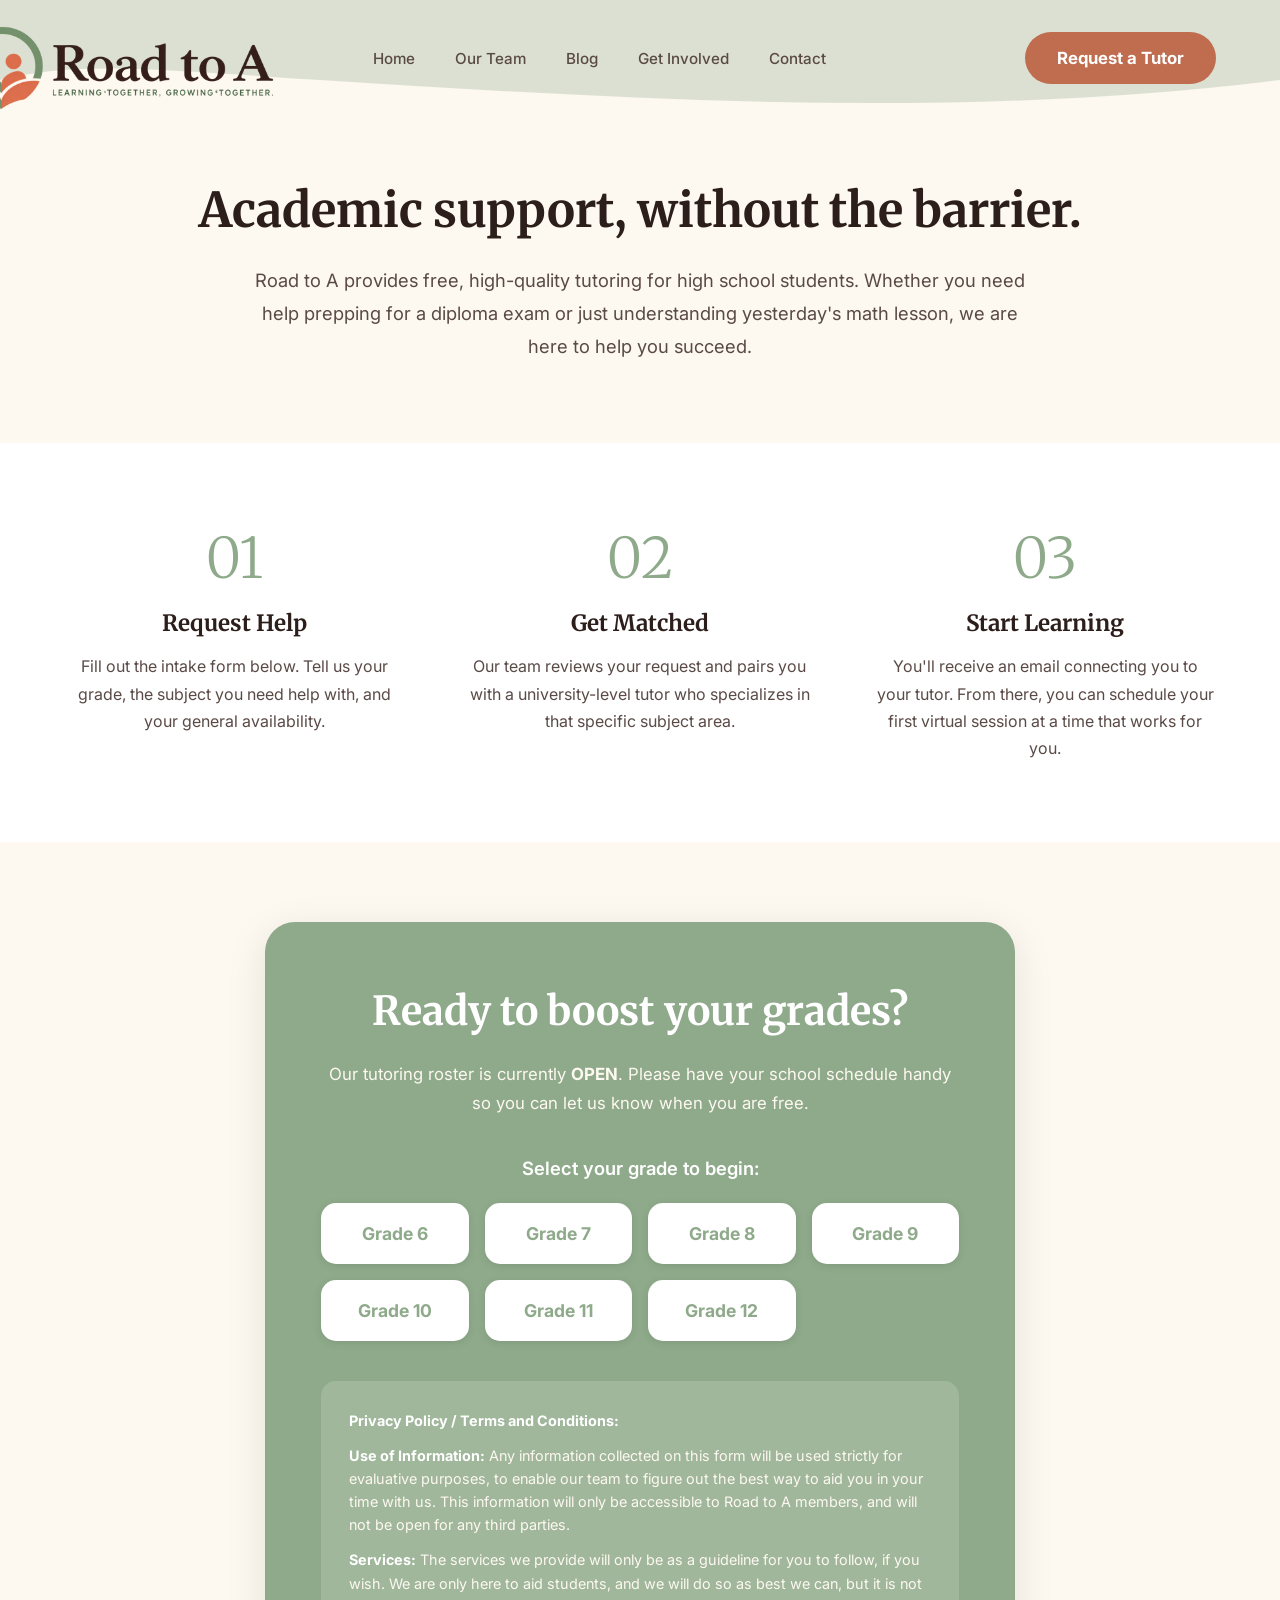
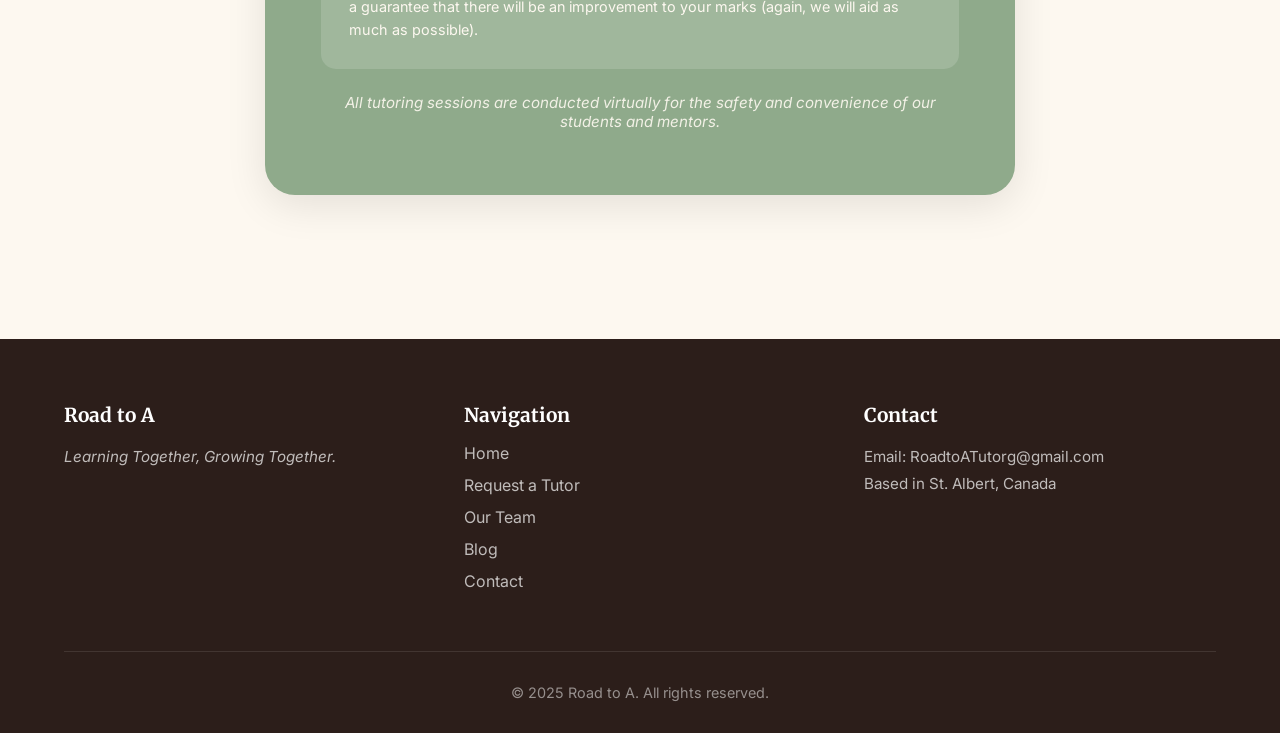
<file: request-tutor.html>
<!DOCTYPE html>
<html lang="en">
<head>
    <meta charset="UTF-8">
    <meta name="viewport" content="width=device-width, initial-scale=1.0">
    <title>Request a Tutor - Road to A</title>
    <link rel="icon" type="image/png" href="roadtoa-favicon.png">
    <link rel="stylesheet" href="brand.css">
    <link rel="preconnect" href="https://fonts.googleapis.com">
    <link rel="preconnect" href="https://fonts.gstatic.com" crossorigin>
    <link href="https://fonts.googleapis.com/css2?family=Inter:wght@400;500;600&family=Merriweather:ital,wght@0,300;0,400;0,700;1,400&display=swap" rel="stylesheet">
    <script src="theme-loader.js"></script>

    <style>
        :root {
            /* Palette extracted from your design mockup */
            --bg-cream: #FDF8F0;
            --sage-green: #8FAA8B;
            --terracotta: #C06C4F;
            --text-dark: #2C1E1A;
            --text-light: #5A4A46;
            --white: #FFFFFF;
            --grey: #D3D3D3;
        }

        * {
            margin: 0;
            padding: 0;
            box-sizing: border-box;
        }

        body {
            font-family: 'Inter', sans-serif;
            background-color: var(--bg-cream);
            color: var(--text-dark);
            overflow-x: hidden;
            min-height: 100vh;
            position: relative;
        }

        /* --- Navigation --- */
        nav {
            display: flex;
            justify-content: space-between;
            align-items: center;
            padding: 2rem 5%;
            position: relative;
            z-index: 10;
        }

        .logo {
            font-family: 'Inter', sans-serif;
            font-weight: 700;
            font-size: 1.5rem;
            color: var(--text-dark);
            text-decoration: none;
        }

        .nav-links {
            display: flex;
            gap: 2.5rem;
            list-style: none;
        }

        .nav-links a {
            text-decoration: none;
            color: var(--text-light);
            font-size: 0.95rem;
            font-weight: 500;
            transition: color 0.2s;
        }

        .nav-links a:hover,
        .nav-links a.active {
            color: var(--terracotta);
        }

        .nav-actions {
            display: flex;
            align-items: center;
            gap: 1.5rem;
        }

        .nav-actions.mobile-actions {
            display: none;
        }

        .btn-text {
            text-decoration: none;
            color: var(--text-dark);
            font-weight: 600;
            font-size: 0.95rem;
        }

        .btn-primary {
            background-color: var(--terracotta);
            color: var(--white);
            padding: 0.75rem 1.5rem;
            border-radius: 50px;
            text-decoration: none;
            font-weight: 600;
            font-size: 0.95rem;
            transition: transform 0.2s, box-shadow 0.2s;
            border: none;
            cursor: pointer;
        }

        .btn-primary-large {
            padding: 1rem 2rem;
            font-size: 1.05rem;
            font-weight: 700;
        }

        .btn-primary:hover {
            transform: translateY(-2px);
            box-shadow: 0 4px 12px rgba(192, 108, 79, 0.3);
        }

        /* --- Mobile Menu Toggle --- */
        .mobile-menu-toggle {
            display: none;
            flex-direction: column;
            gap: 5px;
            background: none;
            border: none;
            cursor: pointer;
            padding: 8px;
            z-index: 1000;
        }

        .mobile-menu-toggle span {
            width: 25px;
            height: 3px;
            background-color: var(--text-dark);
            border-radius: 3px;
            transition: all 0.3s ease;
        }

        .mobile-menu-toggle.active span:nth-child(1) {
            transform: rotate(45deg) translate(8px, 8px);
        }

        .mobile-menu-toggle.active span:nth-child(2) {
            opacity: 0;
        }

        .mobile-menu-toggle.active span:nth-child(3) {
            transform: rotate(-45deg) translate(7px, -7px);
        }

        /* --- Hero Section --- */
        .hero {
            text-align: center;
            padding: 4rem 5% 5rem;
            position: relative;
            z-index: 5;
        }

        .hero h1 {
            font-family: 'Merriweather', serif;
            font-size: 3rem;
            color: var(--text-dark);
            margin-bottom: 1.5rem;
        }

        .hero p {
            font-size: 1.15rem;
            line-height: 1.8;
            color: var(--text-light);
            max-width: 800px;
            margin: 0 auto;
        }

        /* --- How It Works Section --- */
        .how-it-works {
            background-color: var(--white);
            padding: 5rem 5%;
            position: relative;
            z-index: 5;
        }

        .steps-grid {
            display: grid;
            grid-template-columns: repeat(3, 1fr);
            gap: 4rem;
            max-width: 1200px;
            margin: 0 auto;
        }

        .step {
            text-align: center;
        }

        .step-number {
            font-family: 'Merriweather', serif;
            font-size: 3.5rem;
            color: var(--sage-green);
            font-weight: 300;
            margin-bottom: 1rem;
        }

        .step h3 {
            font-family: 'Merriweather', serif;
            font-size: 1.4rem;
            color: var(--text-dark);
            margin-bottom: 1rem;
        }

        .step p {
            font-size: 1rem;
            line-height: 1.7;
            color: var(--text-light);
        }

        /* --- Intake Card Section --- */
        .intake-section {
            padding: 5rem 5%;
            background-color: var(--bg-cream);
            position: relative;
            z-index: 5;
        }

        .intake-card {
            background-color: var(--sage-green);
            max-width: 900px;
            margin: 0 auto;
            padding: 4rem 3.5rem;
            border-radius: 30px;
            text-align: center;
            box-shadow: 0 10px 40px rgba(0,0,0,0.1);
        }

        /* --- OPEN State (Default) --- */
        .intake-card.open h2 {
            font-family: 'Merriweather', serif;
            font-size: 2.5rem;
            color: var(--white);
            margin-bottom: 1.5rem;
        }

        .intake-card.open .status-text {
            font-size: 1.05rem;
            line-height: 1.7;
            color: var(--bg-cream);
            margin-bottom: 2.5rem;
        }

        .grade-selection-text {
            font-size: 1.15rem;
            color: var(--white);
            font-weight: 600;
            margin-bottom: 1.5rem;
        }

        .grade-buttons {
            display: grid;
            grid-template-columns: repeat(auto-fit, minmax(120px, 1fr));
            gap: 1rem;
            margin-bottom: 2rem;
        }

        .btn-grade {
            background-color: var(--white);
            color: var(--sage-green);
            padding: 1.25rem 1.5rem;
            border-radius: 15px;
            text-decoration: none;
            font-weight: 700;
            font-size: 1.1rem;
            display: flex;
            flex-direction: column;
            align-items: center;
            justify-content: center;
            transition: all 0.2s;
            box-shadow: 0 2px 8px rgba(0,0,0,0.1);
        }

        .btn-grade:hover {
            transform: translateY(-3px);
            box-shadow: 0 6px 20px rgba(0,0,0,0.2);
            background-color: var(--terracotta);
            color: var(--white);
        }

        .btn-grade span {
            font-size: 0.85rem;
            font-weight: 500;
            margin-top: 0.25rem;
        }

        .privacy-policy {
            margin-top: 2.5rem;
            padding: 1.75rem;
            background: rgba(255, 255, 255, 0.15);
            border-radius: 15px;
            font-size: 0.9rem;
            color: var(--bg-cream);
            text-align: left;
        }

        .privacy-policy p {
            margin-bottom: 0.75rem;
            line-height: 1.6;
        }

        .privacy-policy p:last-child {
            margin-bottom: 0;
        }

        .privacy-policy strong {
            color: var(--white);
        }

        .disclaimer {
            font-size: 0.95rem;
            color: rgba(253, 248, 240, 0.9);
            font-style: italic;
            margin-top: 1.5rem;
        }

        /* --- CLOSED State (Waitlist) --- */
        /* To activate: Change class from "open" to "closed" on the intake-card div */
        .intake-card.closed {
            background-color: var(--white);
            border: 2px solid var(--grey);
        }

        .intake-card.closed h2 {
            font-family: 'Merriweather', serif;
            font-size: 2.5rem;
            color: var(--text-dark);
            margin-bottom: 1.5rem;
        }

        .intake-card.closed .status-text {
            font-size: 1.05rem;
            line-height: 1.7;
            color: var(--text-light);
            margin-bottom: 2.5rem;
        }

        .intake-card.closed .btn-intake {
            background-color: var(--grey);
            color: var(--text-dark);
            cursor: not-allowed;
        }

        .intake-card.closed .btn-intake:hover {
            transform: none;
            box-shadow: none;
        }

        .intake-card.closed .disclaimer {
            color: var(--text-light);
        }

        /* --- Footer --- */
        footer {
            background-color: var(--text-dark);
            color: var(--white);
            padding: 4rem 5% 2rem;
            position: relative;
            z-index: 5;
            margin-top: 4rem;
        }

        .footer-content {
            display: grid;
            grid-template-columns: repeat(3, 1fr);
            gap: 3rem;
            max-width: 1200px;
            margin: 0 auto 3rem;
        }

        .footer-column h4 {
            font-family: 'Merriweather', serif;
            font-size: 1.2rem;
            margin-bottom: 1rem;
            color: var(--white);
        }

        .footer-tagline {
            color: rgba(255, 255, 255, 0.7);
            font-size: 0.95rem;
            font-style: italic;
            margin-top: 0.5rem;
        }

        .footer-column ul {
            list-style: none;
        }

        .footer-column ul li {
            margin-bottom: 0.75rem;
        }

        .footer-column ul li a {
            color: rgba(255, 255, 255, 0.7);
            text-decoration: none;
            transition: color 0.2s;
        }

        .footer-column ul li a:hover {
            color: var(--terracotta);
        }

        .footer-column p {
            color: rgba(255, 255, 255, 0.7);
            line-height: 1.8;
            font-size: 0.95rem;
        }

        .footer-bottom {
            border-top: 1px solid rgba(255, 255, 255, 0.1);
            padding-top: 2rem;
            text-align: center;
            color: rgba(255, 255, 255, 0.5);
            font-size: 0.9rem;
        }

        /* ========================================
           RESPONSIVE BREAKPOINTS
           ======================================== */

        /* --- 1. MOBILE (Portrait Phones) - Up to 480px --- */
        @media (max-width: 480px) {
            /* Navigation */
            nav {
                padding: 1rem 4%;
                flex-wrap: nowrap;
                justify-content: space-between;
            }

            .logo {
                font-size: 1.25rem;
            }

            .mobile-menu-toggle {
                display: flex;
            }

            .nav-links {
                display: none;
                position: fixed;
                top: 0;
                left: 0;
                width: 100%;
                height: 100vh;
                background-color: var(--bg-cream);
                flex-direction: column;
                align-items: center;
                justify-content: center;
                gap: 2rem;
                z-index: 999;
                padding: 2rem;
            }

            .nav-links.active {
                display: flex;
            }

            .nav-links li {
                width: 100%;
                text-align: center;
            }

            .nav-links a {
                font-size: 1.25rem;
                padding: 1rem;
                display: block;
                width: 100%;
            }

            .nav-actions {
                display: none;
            }

            .nav-actions.mobile-actions {
                display: flex;
                flex-direction: column;
                gap: 1rem;
                width: 100%;
                margin-top: 2rem;
            }

            .btn-text {
                display: block;
                text-align: center;
                padding: 0.875rem 1.5rem;
                font-size: 1rem;
            }

            .btn-primary {
                width: 100%;
                text-align: center;
                padding: 0.875rem 1.5rem;
                font-size: 1rem;
            }

            /* Hero Section */
            .hero {
                padding: 2rem 4% 2.5rem;
            }

            .hero h1 {
                font-size: 1.85rem;
                line-height: 1.3;
                margin-bottom: 1rem;
            }

            .hero p {
                font-size: 0.95rem;
                line-height: 1.6;
            }

            /* How It Works Section */
            .how-it-works {
                padding: 3rem 4%;
            }

            .steps-grid {
                grid-template-columns: 1fr;
                gap: 2.5rem;
            }

            .step-number {
                font-size: 2.5rem;
                margin-bottom: 0.75rem;
            }

            .step h3 {
                font-size: 1.25rem;
                margin-bottom: 0.75rem;
            }

            .step p {
                font-size: 0.9rem;
                line-height: 1.6;
            }

            /* Intake Card Section */
            .intake-section {
                padding: 3rem 4%;
            }

            .intake-card {
                padding: 2.5rem 1.75rem;
                border-radius: 20px;
            }

            .intake-card.open h2,
            .intake-card.closed h2 {
                font-size: 1.75rem;
                margin-bottom: 1.25rem;
            }

            .status-text {
                font-size: 0.95rem;
                line-height: 1.6;
                margin-bottom: 2rem;
            }

            .grade-selection-text {
                font-size: 1rem;
                margin-bottom: 1.25rem;
            }

            .grade-buttons {
                grid-template-columns: repeat(2, 1fr);
                gap: 0.75rem;
            }

            .btn-grade {
                padding: 1rem 1rem;
                font-size: 1rem;
            }

            .privacy-policy {
                padding: 1.25rem;
                font-size: 0.85rem;
                margin-top: 2rem;
            }

            .disclaimer {
                font-size: 0.85rem;
                margin-top: 1.25rem;
            }

            /* Footer */
            footer {
                padding: 2.5rem 4% 1.5rem;
                margin-top: 3rem;
            }

            .footer-content {
                grid-template-columns: 1fr;
                gap: 2rem;
                margin-bottom: 2rem;
            }

            .footer-column h4 {
                font-size: 1.1rem;
                margin-bottom: 0.75rem;
            }

            .footer-column p,
            .footer-column ul li a {
                font-size: 0.9rem;
            }

            .footer-bottom {
                padding-top: 1.5rem;
                font-size: 0.85rem;
            }
        }

        /* --- 2. TABLET (Landscape Phones & Portrait Tablets) - 481px to 768px --- */
        @media (min-width: 481px) and (max-width: 768px) {
            /* Navigation */
            nav {
                padding: 1.25rem 4%;
                flex-wrap: nowrap;
                justify-content: space-between;
            }

            .logo {
                font-size: 1.35rem;
            }

            .mobile-menu-toggle {
                display: flex;
            }

            .nav-links {
                display: none;
                position: fixed;
                top: 0;
                left: 0;
                width: 100%;
                height: 100vh;
                background-color: var(--bg-cream);
                flex-direction: column;
                align-items: center;
                justify-content: center;
                gap: 2rem;
                z-index: 999;
                padding: 2rem;
            }

            .nav-links.active {
                display: flex;
            }

            .nav-links li {
                width: 100%;
                text-align: center;
            }

            .nav-links a {
                font-size: 1.35rem;
                padding: 1rem;
                display: block;
                width: 100%;
            }

            .nav-actions {
                display: none;
            }

            .nav-actions.mobile-actions {
                display: flex;
                flex-direction: column;
                gap: 1rem;
                width: 80%;
                margin-top: 2rem;
            }

            .btn-text {
                display: block;
                text-align: center;
                padding: 0.875rem 1.5rem;
                font-size: 1rem;
            }

            .btn-primary {
                width: 100%;
                text-align: center;
                padding: 0.875rem 1.5rem;
                font-size: 1rem;
            }

            /* Hero Section */
            .hero {
                padding: 2.5rem 4% 3rem;
            }

            .hero h1 {
                font-size: 2.3rem;
                margin-bottom: 1.25rem;
            }

            .hero p {
                font-size: 1rem;
                line-height: 1.7;
            }

            /* How It Works Section */
            .how-it-works {
                padding: 4rem 4%;
            }

            .steps-grid {
                grid-template-columns: 1fr;
                gap: 3rem;
                max-width: 600px;
                margin: 0 auto;
            }

            .step-number {
                font-size: 3rem;
            }

            .step h3 {
                font-size: 1.3rem;
            }

            .step p {
                font-size: 0.95rem;
            }

            /* Intake Card Section */
            .intake-section {
                padding: 4rem 4%;
            }

            .intake-card {
                max-width: 800px;
                padding: 3.25rem 2.75rem;
            }

            .intake-card.open h2,
            .intake-card.closed h2 {
                font-size: 2.15rem;
            }

            .status-text {
                font-size: 1rem;
                margin-bottom: 2.25rem;
            }

            .grade-selection-text {
                font-size: 1.1rem;
            }

            .grade-buttons {
                grid-template-columns: repeat(3, 1fr);
                gap: 0.85rem;
            }

            .btn-grade {
                padding: 1.15rem 1.25rem;
                font-size: 1.05rem;
            }

            .privacy-policy {
                padding: 1.5rem;
                font-size: 0.875rem;
            }

            /* Footer */
            footer {
                padding: 3rem 4% 1.75rem;
            }

            .footer-content {
                grid-template-columns: repeat(2, 1fr);
                gap: 2.5rem;
            }

            .footer-column:last-child {
                grid-column: 1 / -1;
            }
        }

        /* --- 3. LAPTOP / DESKTOP (Small Screens) - 769px to 1024px --- */
        @media (min-width: 769px) and (max-width: 1024px) {
            /* Navigation */
            nav {
                padding: 1.75rem 5%;
            }

            .nav-links {
                gap: 2rem;
            }

            .nav-links a {
                font-size: 0.9rem;
            }

            .btn-primary {
                padding: 0.7rem 1.35rem;
                font-size: 0.9rem;
            }

            /* Hero Section */
            .hero {
                padding: 3.5rem 5% 4rem;
            }

            .hero h1 {
                font-size: 2.7rem;
            }

            .hero p {
                font-size: 1.05rem;
            }

            /* How It Works Section */
            .how-it-works {
                padding: 4.5rem 5%;
            }

            .steps-grid {
                grid-template-columns: repeat(3, 1fr);
                gap: 3rem;
            }

            .step-number {
                font-size: 3.25rem;
            }

            .step h3 {
                font-size: 1.3rem;
            }

            .step p {
                font-size: 0.95rem;
            }

            /* Intake Card Section */
            .intake-section {
                padding: 4.5rem 5%;
            }

            .intake-card {
                padding: 3.5rem 3rem;
            }

            .intake-card.open h2,
            .intake-card.closed h2 {
                font-size: 2.3rem;
            }

            /* Footer */
            footer {
                padding: 3.5rem 5% 2rem;
            }

            .footer-content {
                grid-template-columns: repeat(3, 1fr);
                gap: 2.5rem;
            }
        }

        /* --- 4. LARGE DESKTOP (Wide Screens) - 1025px and above --- */
        @media (min-width: 1025px) {
            /* Max-width containers for ultra-wide screens */
            .steps-grid,
            .footer-content {
                max-width: 1400px;
                margin-left: auto;
                margin-right: auto;
            }

            .intake-card {
                max-width: 750px;
            }

            /* Enhance hover states for mouse users */
            .btn-primary:hover,
            .btn-intake:hover {
                transform: translateY(-3px);
            }

        /* --- Decorative Wave --- */
        .wave-decoration {
            position: absolute;
            top: 0;
            left: 0;
            width: 100%;
            height: 150px;
            z-index: -1;
        }

        .wave-decoration svg {
            width: 100%;
            height: 100%;
        }

        @media (max-width: 480px) {
            .wave-decoration {
                height: 60px;
                opacity: 0.6;
            }
        }

        @media (min-width: 481px) and (max-width: 768px) {
            .wave-decoration {
                height: 80px;
            }
        }
    </style>
</head>
<body>

    <div class="wave-decoration">
        <svg viewBox="0 0 1200 150" xmlns="http://www.w3.org/2000/svg" preserveAspectRatio="none">
            <path d="M0,0 L1200,0 L1200,80 C900,120 600,100 300,80 C150,70 75,60 0,80 Z" fill="#8FAA8B" opacity="0.3"/>
        </svg>
    </div>

    <nav>
        <a href="index.html" class="logo" aria-label="Road to A home"><img src="roadtoa-logo.png" alt="Road to A — Learning Together, Growing Together"></a>

        <button class="mobile-menu-toggle" aria-label="Toggle menu">
            <span></span>
            <span></span>
            <span></span>
        </button>

        <ul class="nav-links" id="navLinks">
            <li><a href="index.html">Home</a></li>
            <li><a href="team.html">Our Team</a></li>
            <li><a href="blog.html">Blog</a></li>
            <li><a href="get-involved.html">Get Involved</a></li>
            <li><a href="contact.html">Contact</a></li>
            <div class="nav-actions mobile-actions">
                <a href="request-tutor.html" class="btn-primary btn-primary-large">Request a Tutor</a>
            </div>
        </ul>

        <div class="nav-actions">
            <a href="request-tutor.html" class="btn-primary btn-primary-large">Request a Tutor</a>
        </div>
    </nav>

    <!-- Hero Section -->
    <section class="hero">
        <h1>Academic support, without the barrier.</h1>
        <p>Road to A provides free, high-quality tutoring for high school students. Whether you need help prepping for a diploma exam or just understanding yesterday's math lesson, we are here to help you succeed.</p>
    </section>

    <!-- How It Works Section -->
    <section class="how-it-works">
        <div class="steps-grid">

            <!-- Step 1 -->
            <div class="step">
                <div class="step-number">01</div>
                <h3>Request Help</h3>
                <p>Fill out the intake form below. Tell us your grade, the subject you need help with, and your general availability.</p>
            </div>

            <!-- Step 2 -->
            <div class="step">
                <div class="step-number">02</div>
                <h3>Get Matched</h3>
                <p>Our team reviews your request and pairs you with a university-level tutor who specializes in that specific subject area.</p>
            </div>

            <!-- Step 3 -->
            <div class="step">
                <div class="step-number">03</div>
                <h3>Start Learning</h3>
                <p>You'll receive an email connecting you to your tutor. From there, you can schedule your first virtual session at a time that works for you.</p>
            </div>

        </div>
    </section>

    <!-- Intake Card Section -->
    <section class="intake-section">

        <!-- OPEN State (Default) -->
        <!-- To close intake: Change class from "open" to "closed" -->
        <div class="intake-card open">
            <h2>Ready to boost your grades?</h2>
            <p class="status-text">Our tutoring roster is currently <strong>OPEN</strong>. Please have your school schedule handy so you can let us know when you are free.</p>

            <p class="grade-selection-text">Select your grade to begin:</p>

            <div class="grade-buttons">
                <a href="https://docs.google.com/forms/d/1QN8PjRNDTfIVPkQe0jn69qEUuAacBaM5flP55jqdmCg/viewform" target="_blank" class="btn-grade">
                    <div>Grade 6</div>
                </a>
                <a href="https://docs.google.com/forms/d/1SiDAGo10-XjoMTNhwe_hMJAnjeFJfgULGE-OSo00pLs/viewform" target="_blank" class="btn-grade">
                    <div>Grade 7</div>
                </a>
                <a href="https://docs.google.com/forms/d/1qvJYGhm55XXdXMKYjKri7AjV2xAMt2_qVbHmkfVIJZI/viewform" target="_blank" class="btn-grade">
                    <div>Grade 8</div>
                </a>
                <a href="https://docs.google.com/forms/d/1E6SZS4Lt5fl3k6IR_btLA_fGNztbO_h-gnNEzW6spV8/viewform" target="_blank" class="btn-grade">
                    <div>Grade 9</div>
                </a>
                <a href="https://docs.google.com/forms/d/15VXRKuQQBnX9WJ7_UX_xUMPkYa_h08-OOAu98iNt7jA/viewform" target="_blank" class="btn-grade">
                    <div>Grade 10</div>
                </a>
                <a href="https://docs.google.com/forms/d/1OI1BI27K35EEa5-8_Bvrh_5n6z-CaRnIu3_y2ADEGvs/viewform" target="_blank" class="btn-grade">
                    <div>Grade 11</div>
                </a>
                <a href="https://docs.google.com/forms/d/1QHS-QUOBszEjYSXN-60VOSH42HiBOnLgb5nz_3uxNZk/viewform" target="_blank" class="btn-grade">
                    <div>Grade 12</div>
                </a>
            </div>

            <div class="privacy-policy">
                <p><strong>Privacy Policy / Terms and Conditions:</strong></p>
                <p><strong>Use of Information:</strong> Any information collected on this form will be used strictly for evaluative purposes, to enable our team to figure out the best way to aid you in your time with us. This information will only be accessible to Road to A members, and will not be open for any third parties.</p>
                <p><strong>Services:</strong> The services we provide will only be as a guideline for you to follow, if you wish. We are only here to aid students, and we will do so as best we can, but it is not a guarantee that there will be an improvement to your marks (again, we will aid as much as possible).</p>
            </div>

            <p class="disclaimer">All tutoring sessions are conducted virtually for the safety and convenience of our students and mentors.</p>
        </div>

        <!-- CLOSED State (Waitlist) - COMMENTED OUT BY DEFAULT -->
        <!-- Uncomment this section and comment out the OPEN section above when at capacity -->
        <!--
        <div class="intake-card closed">
            <h2>We are currently at capacity.</h2>
            <p class="status-text">Due to high demand, we are currently short on available tutors. We are pausing new intakes to ensure our current students get the attention they deserve. Please check back soon!</p>

            <a href="#" class="btn-intake" style="pointer-events: none;">Join Waitlist (Coming Soon)</a>

            <p class="disclaimer">Thank you for your patience as we work to expand our volunteer roster.</p>
        </div>
        -->

    </section>

    <!-- Footer -->
    <footer>
        <div class="footer-content">

            <div class="footer-column">
                <h4>Road to A</h4>
                <p class="footer-tagline">Learning Together, Growing Together.</p>
            </div>

            <div class="footer-column">
                <h4>Navigation</h4>
                <ul>
                    <li><a href="index.html">Home</a></li>
                    <li><a href="request-tutor.html">Request a Tutor</a></li>
                    <li><a href="team.html">Our Team</a></li>
                    <li><a href="blog.html">Blog</a></li>
                    <li><a href="contact.html">Contact</a></li>
                </ul>
            </div>

            <div class="footer-column">
                <h4>Contact</h4>
                <p>Email: RoadtoATutorg@gmail.com</p>
                <p>Based in St. Albert, Canada</p>
            </div>

        </div>

        <div class="footer-bottom">
            <p>&copy; 2025 Road to A. All rights reserved.</p>
        </div>
    </footer>

    <script>
        // Mobile menu toggle functionality
        const mobileMenuToggle = document.querySelector('.mobile-menu-toggle');
        const navLinks = document.getElementById('navLinks');

        mobileMenuToggle.addEventListener('click', function() {
            this.classList.toggle('active');
            navLinks.classList.toggle('active');
            // Prevent body scroll when menu is open
            document.body.style.overflow = navLinks.classList.contains('active') ? 'hidden' : '';
        });

        // Close menu when a link is clicked
        const menuLinks = navLinks.querySelectorAll('a');
        menuLinks.forEach(link => {
            link.addEventListener('click', function() {
                mobileMenuToggle.classList.remove('active');
                navLinks.classList.remove('active');
                document.body.style.overflow = '';
            });
        });

        // Close menu when clicking outside
        document.addEventListener('click', function(event) {
            const isClickInsideNav = navLinks.contains(event.target);
            const isClickOnToggle = mobileMenuToggle.contains(event.target);

            if (!isClickInsideNav && !isClickOnToggle && navLinks.classList.contains('active')) {
                mobileMenuToggle.classList.remove('active');
                navLinks.classList.remove('active');
                document.body.style.overflow = '';
            }
        });
    </script>

</body>
</html>
</file>
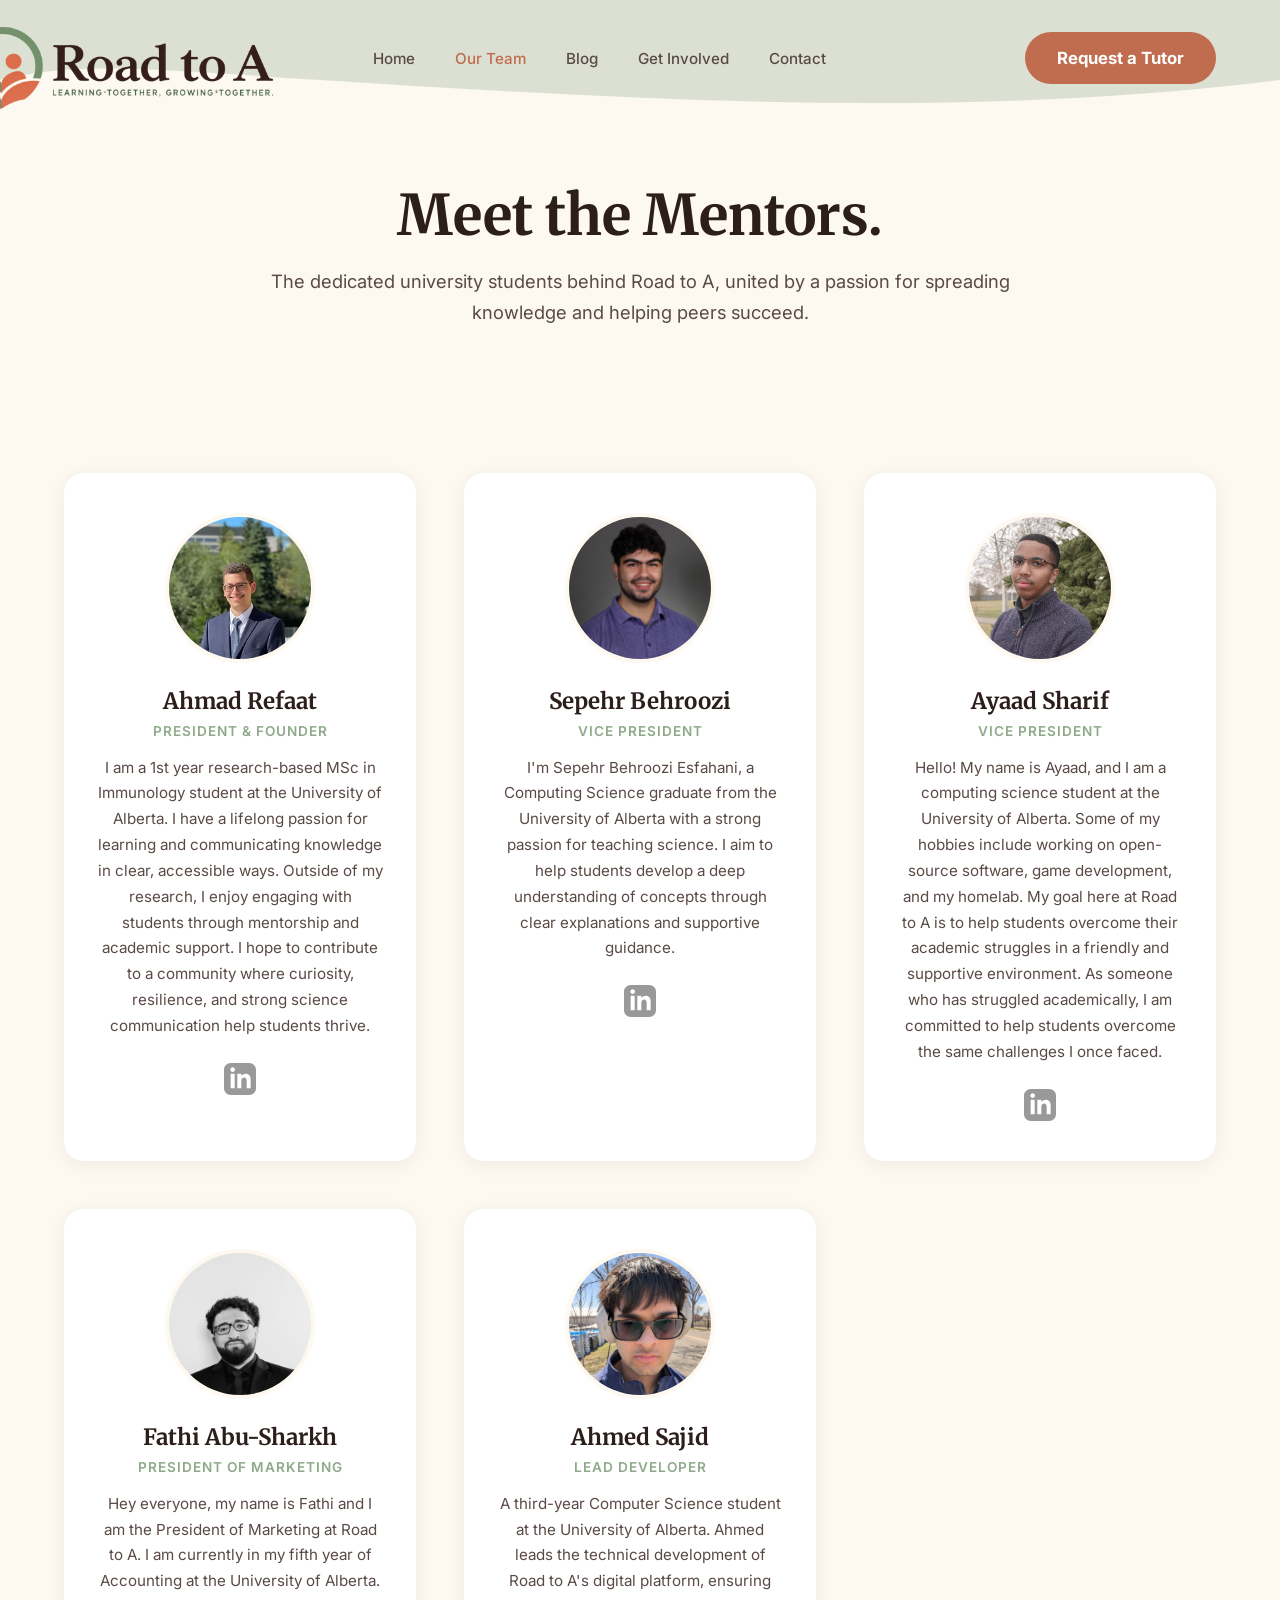
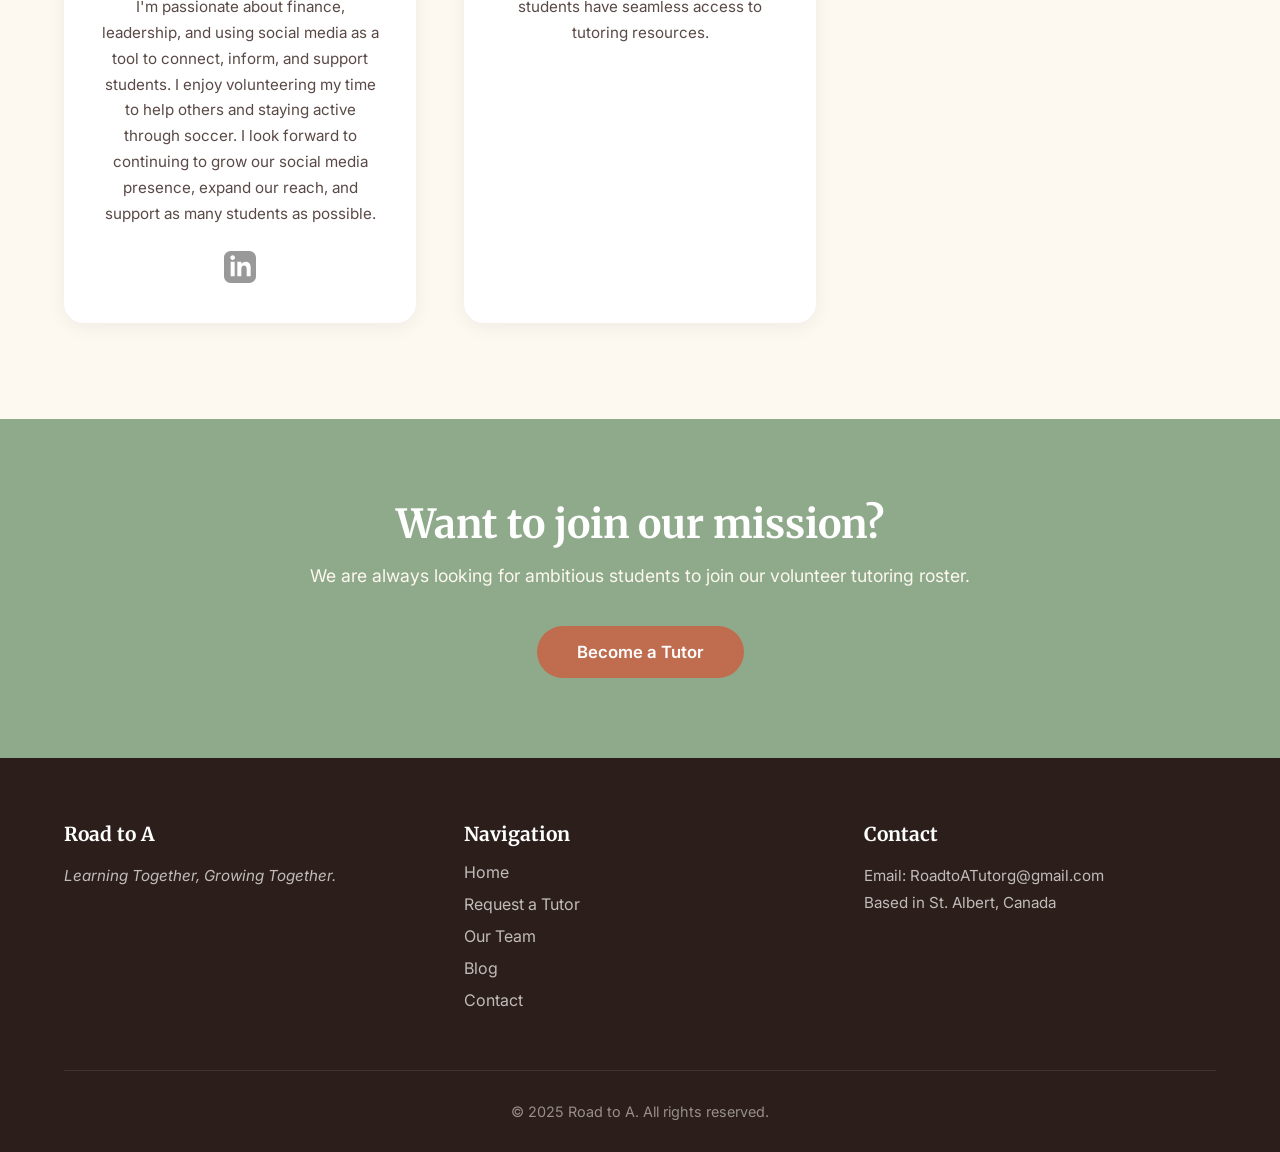
<file: team.html>
<!DOCTYPE html>
<html lang="en">
<head>
    <meta charset="UTF-8">
    <meta name="viewport" content="width=device-width, initial-scale=1.0">
    <title>Our Team - Road to A</title>
    <link rel="icon" type="image/png" href="roadtoa-favicon.png">
    <link rel="stylesheet" href="brand.css">
    <link rel="preconnect" href="https://fonts.googleapis.com">
    <link rel="preconnect" href="https://fonts.gstatic.com" crossorigin>
    <link href="https://fonts.googleapis.com/css2?family=Inter:wght@400;500;600&family=Merriweather:ital,wght@0,300;0,400;0,700;1,400&display=swap" rel="stylesheet">
    <script src="theme-loader.js"></script>

    <!-- Wix Mode -->
    <link rel="stylesheet" href="wix-mode.css">
    <script src="wix-mode.js"></script>

    <style>
        :root {
            /* Palette extracted from your design mockup */
            --bg-cream: #FDF8F0;
            --sage-green: #8FAA8B;
            --terracotta: #C06C4F;
            --text-dark: #2C1E1A;
            --text-light: #5A4A46;
            --white: #FFFFFF;
        }

        * {
            margin: 0;
            padding: 0;
            box-sizing: border-box;
        }

        body {
            font-family: 'Inter', sans-serif;
            background-color: var(--bg-cream);
            color: var(--text-dark);
            overflow-x: hidden;
            min-height: 100vh;
            position: relative;
        }

        /* --- Navigation --- */
        nav {
            display: flex;
            justify-content: space-between;
            align-items: center;
            padding: 2rem 5%;
            position: relative;
            z-index: 10;
        }

        .logo {
            font-family: 'Inter', sans-serif;
            font-weight: 700;
            font-size: 1.5rem;
            color: var(--text-dark);
            text-decoration: none;
        }

        .nav-links {
            display: flex;
            gap: 2.5rem;
            list-style: none;
        }

        .nav-links a {
            text-decoration: none;
            color: var(--text-light);
            font-size: 0.95rem;
            font-weight: 500;
            transition: color 0.2s;
        }

        .nav-links a:hover,
        .nav-links a.active {
            color: var(--terracotta);
        }

        .nav-actions {
            display: flex;
            align-items: center;
            gap: 1.5rem;
        }

        .nav-actions.mobile-actions {
            display: none;
        }

        .btn-text {
            text-decoration: none;
            color: var(--text-dark);
            font-weight: 600;
            font-size: 0.95rem;
        }

        .btn-primary {
            background-color: var(--terracotta);
            color: var(--white);
            padding: 0.75rem 1.5rem;
            border-radius: 50px;
            text-decoration: none;
            font-weight: 600;
            font-size: 0.95rem;
            transition: transform 0.2s, box-shadow 0.2s;
            border: none;
            cursor: pointer;
        }

        .btn-primary-large {
            padding: 1rem 2rem;
            font-size: 1.05rem;
            font-weight: 700;
        }

        .btn-primary:hover {
            transform: translateY(-2px);
            box-shadow: 0 4px 12px rgba(192, 108, 79, 0.3);
        }

        /* --- Mobile Menu Toggle --- */
        .mobile-menu-toggle {
            display: none;
            flex-direction: column;
            gap: 5px;
            background: none;
            border: none;
            cursor: pointer;
            padding: 8px;
            z-index: 1000;
        }

        .mobile-menu-toggle span {
            width: 25px;
            height: 3px;
            background-color: var(--text-dark);
            border-radius: 3px;
            transition: all 0.3s ease;
        }

        .mobile-menu-toggle.active span:nth-child(1) {
            transform: rotate(45deg) translate(8px, 8px);
        }

        .mobile-menu-toggle.active span:nth-child(2) {
            opacity: 0;
        }

        .mobile-menu-toggle.active span:nth-child(3) {
            transform: rotate(-45deg) translate(7px, -7px);
        }

        /* --- Decorative Wave --- */
        .wave-decoration {
            position: absolute;
            top: 0;
            left: 0;
            width: 100%;
            height: 150px;
            z-index: -1;
        }

        .wave-decoration svg {
            width: 100%;
            height: 100%;
        }

        /* --- Hero Section --- */
        .hero {
            text-align: center;
            padding: 4rem 5% 6rem;
            position: relative;
            z-index: 5;
        }

        .hero h1 {
            font-family: 'Merriweather', serif;
            font-size: 3.5rem;
            color: var(--text-dark);
            margin-bottom: 1rem;
        }

        .hero p {
            font-size: 1.15rem;
            line-height: 1.7;
            color: var(--text-light);
            max-width: 800px;
            margin: 0 auto;
        }

        /* --- Team Grid Section --- */
        .team-section {
            padding: 3rem 5% 6rem;
            background-color: var(--bg-cream);
            position: relative;
            z-index: 5;
        }

        .team-grid {
            display: grid;
            grid-template-columns: repeat(3, 1fr);
            gap: 3rem;
            max-width: 1200px;
            margin: 0 auto;
        }

        .team-card {
            background-color: var(--white);
            padding: 2.5rem 2rem;
            border-radius: 20px;
            box-shadow: 0 4px 20px rgba(0,0,0,0.06);
            text-align: center;
            transition: transform 0.3s, box-shadow 0.3s;
            display: flex;
            flex-direction: column;
            align-items: center;
        }

        .team-card:hover {
            transform: translateY(-5px);
            box-shadow: 0 8px 30px rgba(0,0,0,0.1);
        }

        .team-photo {
            width: 150px;
            height: 150px;
            border-radius: 50%;
            overflow: hidden;
            margin-bottom: 1.5rem;
            border: 4px solid var(--bg-cream);
        }

        .team-photo img {
            width: 100%;
            height: 100%;
            object-fit: cover;
            display: block;
            object-position: center center;
        }

        /* Adjust positioning for specific team members whose faces are cut off */
        .team-card:nth-child(4) .team-photo img,  /* Fathi */
        .team-card:nth-child(5) .team-photo img {  /* Ahmed */
            object-position: center top;
        }

        .team-card h3 {
            font-family: 'Merriweather', serif;
            font-size: 1.4rem;
            color: var(--text-dark);
            margin-bottom: 0.5rem;
        }

        .team-role {
            text-transform: uppercase;
            font-size: 0.85rem;
            font-weight: 600;
            letter-spacing: 1px;
            color: var(--sage-green);
            margin-bottom: 1rem;
        }

        .team-bio {
            font-size: 0.95rem;
            line-height: 1.7;
            color: var(--text-light);
            margin-bottom: 1.5rem;
        }

        .social-icons {
            display: flex;
            gap: 1rem;
            justify-content: center;
        }

        .social-icon {
            display: inline-block;
            width: 32px;
            height: 32px;
            transition: opacity 0.2s;
        }

        .social-icon:hover {
            opacity: 0.7;
        }

        .social-icon svg {
            width: 100%;
            height: 100%;
            fill: #999;
            transition: fill 0.2s;
        }

        .social-icon:hover svg {
            fill: var(--terracotta);
        }

        /* --- Join Team CTA Section --- */
        .join-cta {
            background-color: var(--sage-green);
            padding: 5rem 5%;
            text-align: center;
            position: relative;
            z-index: 5;
        }

        .join-cta h2 {
            font-family: 'Merriweather', serif;
            font-size: 2.5rem;
            color: var(--white);
            margin-bottom: 1rem;
        }

        .join-cta p {
            font-size: 1.1rem;
            color: var(--bg-cream);
            margin-bottom: 2.5rem;
            max-width: 700px;
            margin-left: auto;
            margin-right: auto;
        }

        .btn-cta {
            background-color: var(--terracotta);
            color: var(--white);
            padding: 1rem 2.5rem;
            border-radius: 50px;
            text-decoration: none;
            font-weight: 600;
            font-size: 1.05rem;
            display: inline-block;
            transition: transform 0.2s, box-shadow 0.2s;
        }

        .btn-cta:hover {
            transform: translateY(-2px);
            box-shadow: 0 6px 20px rgba(0,0,0,0.2);
        }

        /* --- Footer --- */
        footer {
            background-color: var(--text-dark);
            color: var(--white);
            padding: 4rem 5% 2rem;
            position: relative;
            z-index: 5;
        }

        .footer-content {
            display: grid;
            grid-template-columns: repeat(3, 1fr);
            gap: 3rem;
            max-width: 1200px;
            margin: 0 auto 3rem;
        }

        .footer-column h4 {
            font-family: 'Merriweather', serif;
            font-size: 1.2rem;
            margin-bottom: 1rem;
            color: var(--white);
        }

        .footer-tagline {
            color: rgba(255, 255, 255, 0.7);
            font-size: 0.95rem;
            font-style: italic;
            margin-top: 0.5rem;
        }

        .footer-column ul {
            list-style: none;
        }

        .footer-column ul li {
            margin-bottom: 0.75rem;
        }

        .footer-column ul li a {
            color: rgba(255, 255, 255, 0.7);
            text-decoration: none;
            transition: color 0.2s;
        }

        .footer-column ul li a:hover {
            color: var(--terracotta);
        }

        .footer-column p {
            color: rgba(255, 255, 255, 0.7);
            line-height: 1.8;
            font-size: 0.95rem;
        }

        .footer-bottom {
            border-top: 1px solid rgba(255, 255, 255, 0.1);
            padding-top: 2rem;
            text-align: center;
            color: rgba(255, 255, 255, 0.5);
            font-size: 0.9rem;
        }

        /* ========================================
           RESPONSIVE BREAKPOINTS
           ======================================== */

        /* --- 1. MOBILE (Portrait Phones) - Up to 480px --- */
        @media (max-width: 480px) {
            /* Navigation */
            nav {
                padding: 1rem 4%;
                flex-wrap: nowrap;
                justify-content: space-between;
            }

            .logo {
                font-size: 1.25rem;
            }

            .mobile-menu-toggle {
                display: flex;
            }

            .nav-links {
                display: none;
                position: fixed;
                top: 0;
                left: 0;
                width: 100%;
                height: 100vh;
                background-color: var(--bg-cream);
                flex-direction: column;
                align-items: center;
                justify-content: center;
                gap: 2rem;
                z-index: 999;
                padding: 2rem;
            }

            .nav-links.active {
                display: flex;
            }

            .nav-links li {
                width: 100%;
                text-align: center;
            }

            .nav-links a {
                font-size: 1.25rem;
                padding: 1rem;
                display: block;
                width: 100%;
            }

            .nav-actions {
                display: none;
            }

            .nav-actions.mobile-actions {
                display: flex;
                flex-direction: column;
                gap: 1rem;
                width: 100%;
                margin-top: 2rem;
            }

            .btn-text {
                display: block;
                text-align: center;
                padding: 0.875rem 1.5rem;
                font-size: 1rem;
            }

            .btn-primary {
                width: 100%;
                text-align: center;
                padding: 0.875rem 1.5rem;
                font-size: 1rem;
            }

            /* Wave Decoration */
            .wave-decoration {
                height: 60px;
                opacity: 0.6;
            }

            /* Hero Section */
            .hero {
                padding: 2rem 4% 3rem;
            }

            .hero h1 {
                font-size: 2rem;
                margin-bottom: 1rem;
            }

            .hero p {
                font-size: 0.95rem;
                line-height: 1.6;
                max-width: 100%;
            }

            /* Team Section */
            .team-section {
                padding: 2.5rem 4%;
            }

            .team-grid {
                grid-template-columns: 1fr;
                gap: 2rem;
            }

            .team-card {
                padding: 2rem 1.5rem;
            }

            .team-photo {
                width: 120px;
                height: 120px;
                margin-bottom: 1.25rem;
            }

            .team-card h3 {
                font-size: 1.35rem;
                margin-bottom: 0.5rem;
            }

            .team-role {
                font-size: 0.85rem;
                margin-bottom: 1rem;
            }

            .team-bio {
                font-size: 0.9rem;
                line-height: 1.6;
            }

            .social-icon {
                width: 36px;
                height: 36px;
            }

            /* Join CTA */
            .join-cta {
                padding: 3rem 4%;
            }

            .join-cta h2 {
                font-size: 1.75rem;
                margin-bottom: 1rem;
            }

            .join-cta p {
                font-size: 0.95rem;
                margin-bottom: 2rem;
            }

            .btn-cta {
                padding: 1rem 2rem;
                font-size: 0.95rem;
            }

            /* Footer */
            footer {
                padding: 2.5rem 4% 1.5rem;
            }

            .footer-content {
                grid-template-columns: 1fr;
                gap: 2rem;
                margin-bottom: 2rem;
            }

            .footer-column h4 {
                font-size: 1.1rem;
                margin-bottom: 0.75rem;
            }

            .footer-column p,
            .footer-column ul li a {
                font-size: 0.9rem;
            }

            .footer-bottom {
                padding-top: 1.5rem;
                font-size: 0.85rem;
            }
        }

        /* --- 2. TABLET (Landscape Phones & Portrait Tablets) - 481px to 768px --- */
        @media (min-width: 481px) and (max-width: 768px) {
            /* Navigation */
            nav {
                padding: 1.25rem 4%;
                flex-wrap: nowrap;
                justify-content: space-between;
            }

            .logo {
                font-size: 1.35rem;
            }

            .mobile-menu-toggle {
                display: flex;
            }

            .nav-links {
                display: none;
                position: fixed;
                top: 0;
                left: 0;
                width: 100%;
                height: 100vh;
                background-color: var(--bg-cream);
                flex-direction: column;
                align-items: center;
                justify-content: center;
                gap: 2rem;
                z-index: 999;
                padding: 2rem;
            }

            .nav-links.active {
                display: flex;
            }

            .nav-links li {
                width: 100%;
                text-align: center;
            }

            .nav-links a {
                font-size: 1.35rem;
                padding: 1rem;
                display: block;
                width: 100%;
            }

            .nav-actions {
                display: none;
            }

            .nav-actions.mobile-actions {
                display: flex;
                flex-direction: column;
                gap: 1rem;
                width: 80%;
                margin-top: 2rem;
            }

            .btn-text {
                display: block;
                text-align: center;
                padding: 0.875rem 1.5rem;
                font-size: 1rem;
            }

            .btn-primary {
                width: 100%;
                text-align: center;
                padding: 0.875rem 1.5rem;
                font-size: 1rem;
            }

            /* Wave Decoration */
            .wave-decoration {
                height: 80px;
            }

            /* Hero Section */
            .hero {
                padding: 2.5rem 4% 3.5rem;
            }

            .hero h1 {
                font-size: 2.5rem;
                margin-bottom: 1.25rem;
            }

            .hero p {
                font-size: 1rem;
                line-height: 1.7;
            }

            /* Team Section */
            .team-section {
                padding: 3.5rem 4%;
            }

            .team-grid {
                grid-template-columns: repeat(2, 1fr);
                gap: 2.5rem;
                max-width: 700px;
                margin: 0 auto;
            }

            .team-card {
                padding: 2.25rem 1.75rem;
            }

            .team-photo {
                width: 140px;
                height: 140px;
            }

            .team-card h3 {
                font-size: 1.4rem;
            }

            .team-role {
                font-size: 0.9rem;
            }

            .team-bio {
                font-size: 0.95rem;
            }

            /* Join CTA */
            .join-cta {
                padding: 4rem 4%;
            }

            .join-cta h2 {
                font-size: 2.15rem;
            }

            .join-cta p {
                font-size: 1.05rem;
                margin-bottom: 2.5rem;
            }

            .btn-cta {
                padding: 1.05rem 2.5rem;
            }

            /* Footer */
            footer {
                padding: 3rem 4% 1.75rem;
            }

            .footer-content {
                grid-template-columns: repeat(2, 1fr);
                gap: 2.5rem;
            }

            .footer-column:last-child {
                grid-column: 1 / -1;
            }
        }

        /* --- 3. LAPTOP / DESKTOP (Small Screens) - 769px to 1024px --- */
        @media (min-width: 769px) and (max-width: 1024px) {
            /* Navigation */
            nav {
                padding: 1.75rem 5%;
            }

            .nav-links {
                gap: 2rem;
            }

            .nav-links a {
                font-size: 0.9rem;
            }

            .btn-primary {
                padding: 0.7rem 1.35rem;
                font-size: 0.9rem;
            }

            /* Hero Section */
            .hero {
                padding: 3rem 5% 4rem;
            }

            .hero h1 {
                font-size: 2.8rem;
            }

            .hero p {
                font-size: 1.05rem;
            }

            /* Team Section */
            .team-section {
                padding: 4rem 5%;
            }

            .team-grid {
                grid-template-columns: repeat(2, 1fr);
                gap: 3rem;
            }

            .team-card {
                padding: 2.5rem 2rem;
            }

            .team-photo {
                width: 150px;
                height: 150px;
            }

            .team-card h3 {
                font-size: 1.45rem;
            }

            .team-role {
                font-size: 0.95rem;
            }

            .team-bio {
                font-size: 0.95rem;
            }

            /* Join CTA */
            .join-cta {
                padding: 4.5rem 5%;
            }

            .join-cta h2 {
                font-size: 2.25rem;
            }

            .join-cta p {
                font-size: 1.1rem;
            }

            /* Footer */
            footer {
                padding: 3.5rem 5% 2rem;
            }

            .footer-content {
                grid-template-columns: repeat(3, 1fr);
                gap: 2.5rem;
            }
        }

        /* --- 4. LARGE DESKTOP (Wide Screens) - 1025px and above --- */
        @media (min-width: 1025px) {
            /* Max-width containers for ultra-wide screens */
            .team-grid {
                max-width: 1400px;
                margin: 0 auto;
            }

            .footer-content {
                max-width: 1400px;
            }

            /* Enhance hover states for mouse users */
            .btn-primary:hover,
            .btn-cta:hover {
                transform: translateY(-3px);
            }

            .team-card:hover {
                transform: translateY(-10px);
                box-shadow: 0 15px 50px rgba(0, 0, 0, 0.15);
            }

            .social-icon:hover {
                transform: scale(1.15);
            }
        }
    </style>
</head>
<body>

    <div class="wave-decoration">
        <svg viewBox="0 0 1200 150" xmlns="http://www.w3.org/2000/svg" preserveAspectRatio="none">
            <path d="M0,0 L1200,0 L1200,80 C900,120 600,100 300,80 C150,70 75,60 0,80 Z" fill="#8FAA8B" opacity="0.3"/>
        </svg>
    </div>

    <nav>
        <a href="index.html" class="logo" aria-label="Road to A home"><img src="roadtoa-logo.png" alt="Road to A — Learning Together, Growing Together"></a>

        <button class="mobile-menu-toggle" aria-label="Toggle menu">
            <span></span>
            <span></span>
            <span></span>
        </button>

        <ul class="nav-links" id="navLinks">
            <li><a href="index.html">Home</a></li>
            <li><a href="team.html" class="active">Our Team</a></li>
            <li><a href="blog.html">Blog</a></li>
            <li><a href="get-involved.html">Get Involved</a></li>
            <li><a href="contact.html">Contact</a></li>
            <div class="nav-actions mobile-actions">
                <a href="request-tutor.html" class="btn-primary btn-primary-large">Request a Tutor</a>
            </div>
        </ul>

        <div class="nav-actions">
            <a href="request-tutor.html" class="btn-primary btn-primary-large">Request a Tutor</a>
        </div>
    </nav>

    <!-- Hero Section -->
    <section class="hero">
        <h1>Meet the Mentors.</h1>
        <p>The dedicated university students behind Road to A, united by a passion for spreading knowledge and helping peers succeed.</p>
    </section>

    <!-- Team Grid Section -->
    <section class="team-section">
        <div class="team-grid">

            <!-- Ahmad Refaat -->
            <div class="team-card">
                <div class="team-photo">
                    <img src="Ahmad Photo.avif" alt="Ahmad Refaat">
                </div>
                <h3>Ahmad Refaat</h3>
                <div class="team-role">President & Founder</div>
                <p class="team-bio">I am a 1st year research-based MSc in Immunology student at the University of Alberta. I have a lifelong passion for learning and communicating knowledge in clear, accessible ways. Outside of my research, I enjoy engaging with students through mentorship and academic support. I hope to contribute to a community where curiosity, resilience, and strong science communication help students thrive.</p>
                <div class="social-icons">
                    <a href="https://www.linkedin.com/in/ahmad-refaat-aa0136241/" target="_blank" class="social-icon" title="LinkedIn">
                        <svg xmlns="http://www.w3.org/2000/svg" viewBox="0 0 24 24">
                            <path d="M19 0h-14c-2.761 0-5 2.239-5 5v14c0 2.761 2.239 5 5 5h14c2.762 0 5-2.239 5-5v-14c0-2.761-2.238-5-5-5zm-11 19h-3v-11h3v11zm-1.5-12.268c-.966 0-1.75-.79-1.75-1.764s.784-1.764 1.75-1.764 1.75.79 1.75 1.764-.783 1.764-1.75 1.764zm13.5 12.268h-3v-5.604c0-3.368-4-3.113-4 0v5.604h-3v-11h3v1.765c1.396-2.586 7-2.777 7 2.476v6.759z"/>
                        </svg>
                    </a>
                </div>
            </div>

            <!-- Sepehr Behroozi -->
            <div class="team-card">
                <div class="team-photo">
                    <img src="sep.png" alt="Sepehr Behroozi">
                </div>
                <h3>Sepehr Behroozi</h3>
                <div class="team-role">Vice President</div>
                <p class="team-bio">I'm Sepehr Behroozi Esfahani, a Computing Science graduate from the University of Alberta with a strong passion for teaching science. I aim to help students develop a deep understanding of concepts through clear explanations and supportive guidance.</p>
                <div class="social-icons">
                    <a href="https://www.linkedin.com/in/sepehrbehroozi/" target="_blank" class="social-icon" title="LinkedIn">
                        <svg xmlns="http://www.w3.org/2000/svg" viewBox="0 0 24 24">
                            <path d="M19 0h-14c-2.761 0-5 2.239-5 5v14c0 2.761 2.239 5 5 5h14c2.762 0 5-2.239 5-5v-14c0-2.761-2.238-5-5-5zm-11 19h-3v-11h3v11zm-1.5-12.268c-.966 0-1.75-.79-1.75-1.764s.784-1.764 1.75-1.764 1.75.79 1.75 1.764-.783 1.764-1.75 1.764zm13.5 12.268h-3v-5.604c0-3.368-4-3.113-4 0v5.604h-3v-11h3v1.765c1.396-2.586 7-2.777 7 2.476v6.759z"/>
                        </svg>
                    </a>
                </div>
            </div>

            <!-- Ayaad Sharif -->
            <div class="team-card">
                <div class="team-photo">
                    <img src="ayaad photo.png" alt="Ayaad Sharif">
                </div>
                <h3>Ayaad Sharif</h3>
                <div class="team-role">Vice President</div>
                <p class="team-bio">Hello! My name is Ayaad, and I am a computing science student at the University of Alberta. Some of my hobbies include working on open-source software, game development, and my homelab. My goal here at Road to A is to help students overcome their academic struggles in a friendly and supportive environment. As someone who has struggled academically, I am committed to help students overcome the same challenges I once faced.</p>
                <div class="social-icons">
                    <a href="https://www.linkedin.com/in/ayaad/" target="_blank" class="social-icon" title="LinkedIn">
                        <svg xmlns="http://www.w3.org/2000/svg" viewBox="0 0 24 24">
                            <path d="M19 0h-14c-2.761 0-5 2.239-5 5v14c0 2.761 2.239 5 5 5h14c2.762 0 5-2.239 5-5v-14c0-2.761-2.238-5-5-5zm-11 19h-3v-11h3v11zm-1.5-12.268c-.966 0-1.75-.79-1.75-1.764s.784-1.764 1.75-1.764 1.75.79 1.75 1.764-.783 1.764-1.75 1.764zm13.5 12.268h-3v-5.604c0-3.368-4-3.113-4 0v5.604h-3v-11h3v1.765c1.396-2.586 7-2.777 7 2.476v6.759z"/>
                        </svg>
                    </a>
                </div>
            </div>

            <!-- Fathi Abu-Sharkh -->
            <div class="team-card">
                <div class="team-photo">
                    <img src="fathi.png" alt="Fathi Abu-Sharkh">
                </div>
                <h3>Fathi Abu-Sharkh</h3>
                <div class="team-role">President of Marketing</div>
                <p class="team-bio">Hey everyone, my name is Fathi and I am the President of Marketing at Road to A. I am currently in my fifth year of Accounting at the University of Alberta. I'm passionate about finance, leadership, and using social media as a tool to connect, inform, and support students. I enjoy volunteering my time to help others and staying active through soccer. I look forward to continuing to grow our social media presence, expand our reach, and support as many students as possible.</p>
                <div class="social-icons">
                    <a href="https://www.linkedin.com/in/fathi-abu-sharkh-412a39230/" target="_blank" class="social-icon" title="LinkedIn">
                        <svg xmlns="http://www.w3.org/2000/svg" viewBox="0 0 24 24">
                            <path d="M19 0h-14c-2.761 0-5 2.239-5 5v14c0 2.761 2.239 5 5 5h14c2.762 0 5-2.239 5-5v-14c0-2.761-2.238-5-5-5zm-11 19h-3v-11h3v11zm-1.5-12.268c-.966 0-1.75-.79-1.75-1.764s.784-1.764 1.75-1.764 1.75.79 1.75 1.764-.783 1.764-1.75 1.764zm13.5 12.268h-3v-5.604c0-3.368-4-3.113-4 0v5.604h-3v-11h3v1.765c1.396-2.586 7-2.777 7 2.476v6.759z"/>
                        </svg>
                    </a>
                </div>
            </div>

            <!-- Ahmed Sajid -->
            <div class="team-card">
                <div class="team-photo">
                    <img src="ahmed.png.jpg" alt="Ahmed Sajid">
                </div>
                <h3>Ahmed Sajid</h3>
                <div class="team-role">Lead Developer</div>
                <p class="team-bio">A third-year Computer Science student at the University of Alberta. Ahmed leads the technical development of Road to A's digital platform, ensuring students have seamless access to tutoring resources.</p>
            </div>

        </div>
    </section>

    <!-- Join Team CTA -->
    <section class="join-cta">
        <h2>Want to join our mission?</h2>
        <p>We are always looking for ambitious students to join our volunteer tutoring roster.</p>
        <a href="get-involved.html" class="btn-cta">Become a Tutor</a>
    </section>

    <!-- Footer -->
    <footer>
        <div class="footer-content">

            <div class="footer-column">
                <h4>Road to A</h4>
                <p class="footer-tagline">Learning Together, Growing Together.</p>
            </div>

            <div class="footer-column">
                <h4>Navigation</h4>
                <ul>
                    <li><a href="index.html">Home</a></li>
                    <li><a href="request-tutor.html">Request a Tutor</a></li>
                    <li><a href="team.html">Our Team</a></li>
                    <li><a href="blog.html">Blog</a></li>
                    <li><a href="contact.html">Contact</a></li>
                </ul>
            </div>

            <div class="footer-column">
                <h4>Contact</h4>
                <p>Email: RoadtoATutorg@gmail.com</p>
                <p>Based in St. Albert, Canada</p>
            </div>

        </div>

        <div class="footer-bottom">
            <p>&copy; 2025 Road to A. All rights reserved.</p>
        </div>
    </footer>

    <script>
        // Mobile menu toggle functionality
        const mobileMenuToggle = document.querySelector('.mobile-menu-toggle');
        const navLinks = document.getElementById('navLinks');

        mobileMenuToggle.addEventListener('click', function() {
            this.classList.toggle('active');
            navLinks.classList.toggle('active');
            // Prevent body scroll when menu is open
            document.body.style.overflow = navLinks.classList.contains('active') ? 'hidden' : '';
        });

        // Close menu when a link is clicked
        const menuLinks = navLinks.querySelectorAll('a');
        menuLinks.forEach(link => {
            link.addEventListener('click', function() {
                mobileMenuToggle.classList.remove('active');
                navLinks.classList.remove('active');
                document.body.style.overflow = '';
            });
        });

        // Close menu when clicking outside
        document.addEventListener('click', function(event) {
            const isClickInsideNav = navLinks.contains(event.target);
            const isClickOnToggle = mobileMenuToggle.contains(event.target);

            if (!isClickInsideNav && !isClickOnToggle && navLinks.classList.contains('active')) {
                mobileMenuToggle.classList.remove('active');
                navLinks.classList.remove('active');
                document.body.style.overflow = '';
            }
        });
    </script>

</body>
</html>
</file>
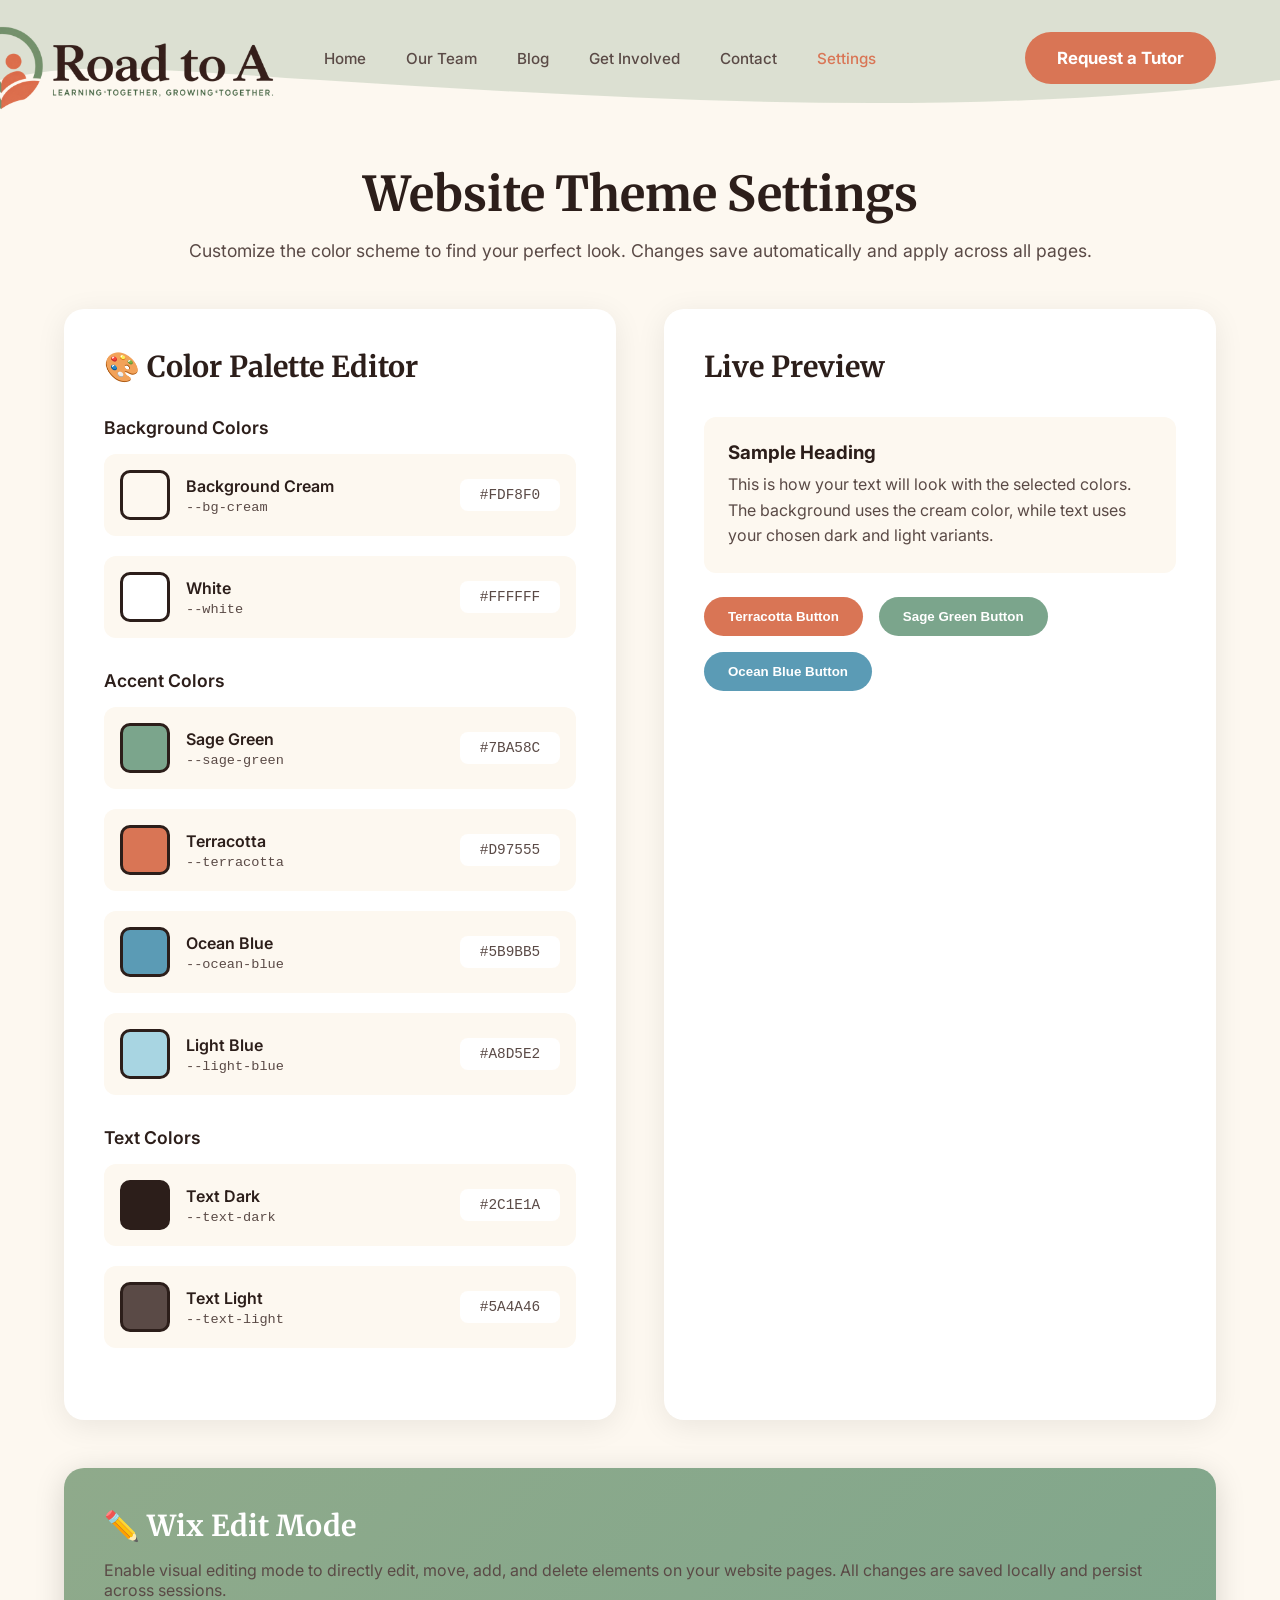
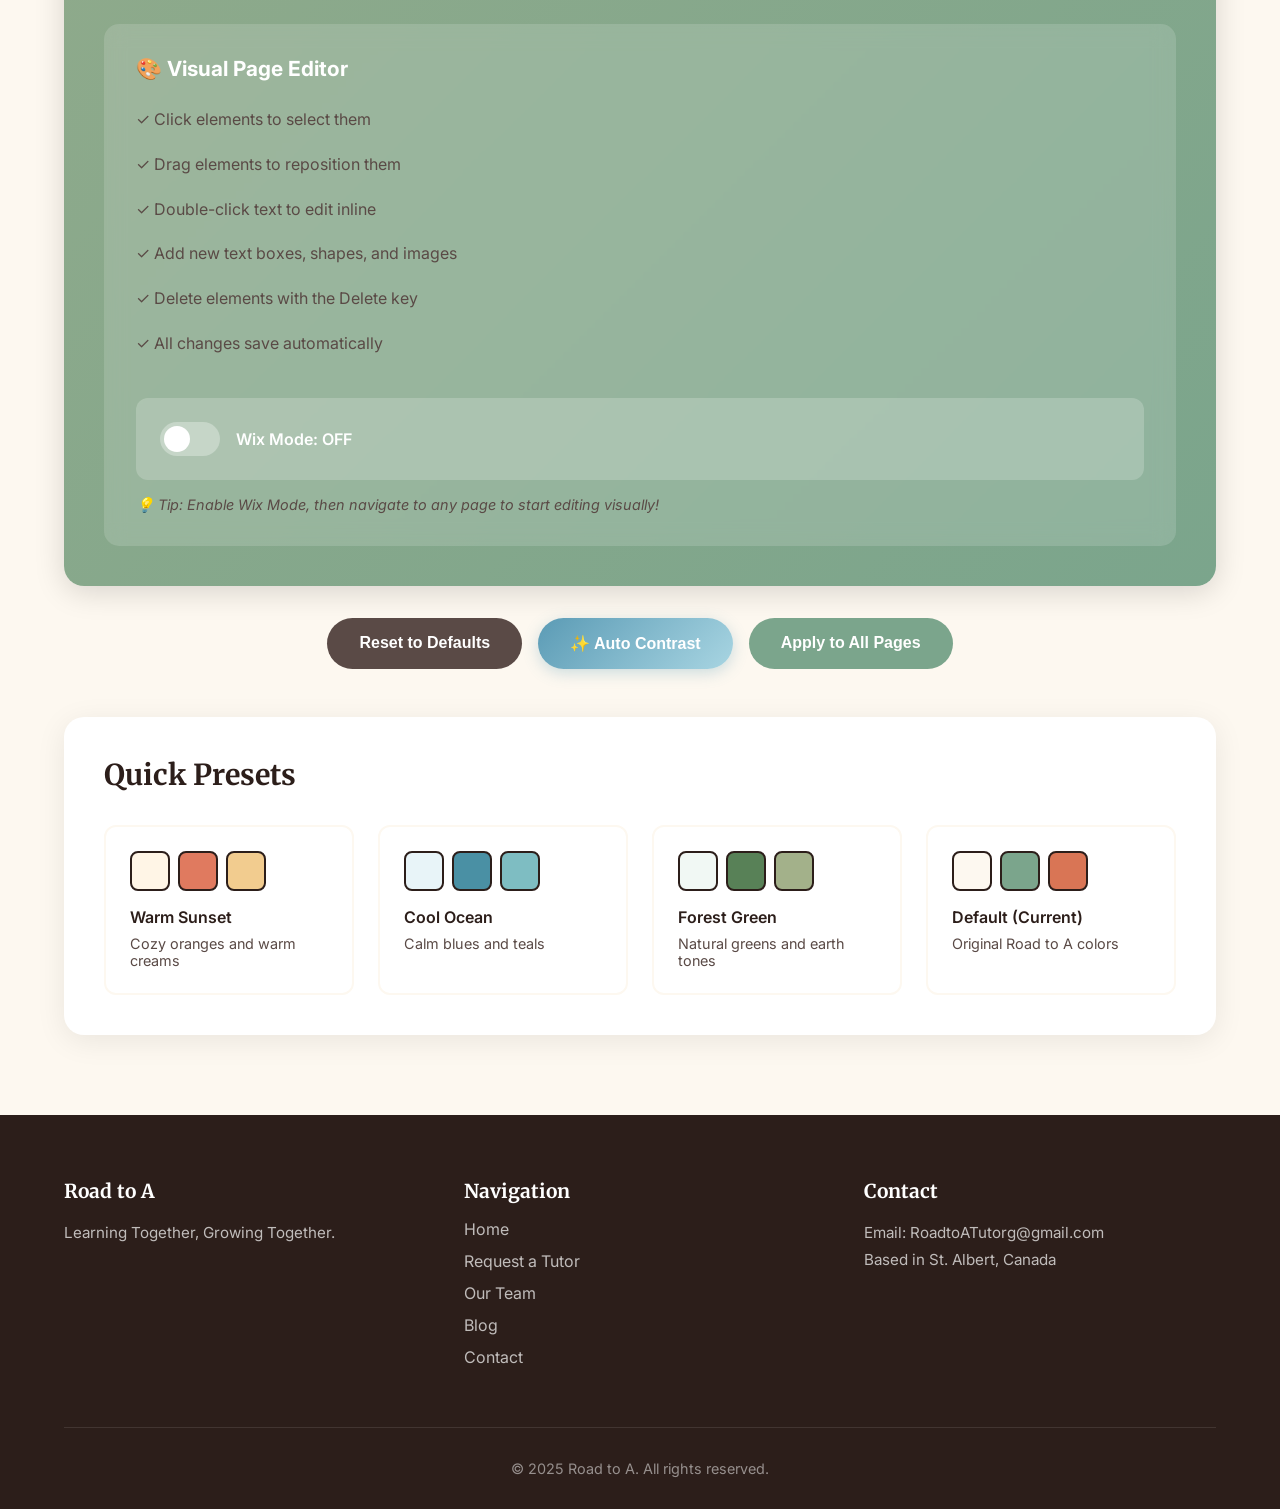
<file: website-settings.html>
<!DOCTYPE html>
<html lang="en">
<head>
    <meta charset="UTF-8">
    <meta name="viewport" content="width=device-width, initial-scale=1.0">
    <title>Website Settings - Road to A</title>
    <link rel="icon" type="image/png" href="roadtoa-favicon.png">
    <link rel="stylesheet" href="brand.css">
    <link rel="preconnect" href="https://fonts.googleapis.com">
    <link rel="preconnect" href="https://fonts.gstatic.com" crossorigin>
    <link href="https://fonts.googleapis.com/css2?family=Inter:wght@400;500;600&family=Merriweather:ital,wght@0,300;0,400;0,700;1,400&display=swap" rel="stylesheet">
    <script src="theme-loader.js"></script>

    <style>
        :root {
            --bg-cream: #FDF8F0;
            --sage-green: #7BA58C;
            --terracotta: #D97555;
            --ocean-blue: #5B9BB5;
            --light-blue: #A8D5E2;
            --text-dark: #2C1E1A;
            --text-light: #5A4A46;
            --white: #FFFFFF;
        }

        * {
            margin: 0;
            padding: 0;
            box-sizing: border-box;
        }

        body {
            font-family: 'Inter', sans-serif;
            background-color: var(--bg-cream);
            color: var(--text-dark);
            overflow-x: hidden;
        }

        /* Navigation */
        nav {
            display: flex;
            justify-content: space-between;
            align-items: center;
            padding: 2rem 5%;
            position: relative;
            z-index: 10;
        }

        .logo {
            font-family: 'Inter', sans-serif;
            font-weight: 700;
            font-size: 1.5rem;
            color: var(--text-dark);
            text-decoration: none;
        }

        .nav-links {
            display: flex;
            gap: 2.5rem;
            list-style: none;
        }

        .nav-links a {
            text-decoration: none;
            color: var(--text-light);
            font-size: 0.95rem;
            font-weight: 500;
            transition: color 0.2s;
        }

        .nav-links a:hover,
        .nav-links a.active {
            color: var(--terracotta);
        }

        .nav-actions {
            display: flex;
            align-items: center;
            gap: 1.5rem;
        }

        .nav-actions.mobile-actions {
            display: none;
        }

        .btn-primary {
            background-color: var(--terracotta);
            color: var(--white);
            padding: 0.75rem 1.5rem;
            border-radius: 50px;
            text-decoration: none;
            font-weight: 600;
            font-size: 0.95rem;
            transition: transform 0.2s, box-shadow 0.2s;
            border: none;
            cursor: pointer;
        }

        .btn-primary-large {
            padding: 1rem 2rem;
            font-size: 1.05rem;
            font-weight: 700;
        }

        .btn-primary:hover {
            transform: translateY(-2px);
            box-shadow: 0 4px 12px rgba(192, 108, 79, 0.3);
        }

        /* Mobile Menu Toggle */
        .mobile-menu-toggle {
            display: none;
            flex-direction: column;
            gap: 5px;
            background: none;
            border: none;
            cursor: pointer;
            padding: 8px;
            z-index: 1000;
        }

        .mobile-menu-toggle span {
            width: 25px;
            height: 3px;
            background-color: var(--text-dark);
            border-radius: 3px;
            transition: all 0.3s ease;
        }

        /* Settings Container */
        .settings-container {
            max-width: 1400px;
            margin: 3rem auto;
            padding: 0 5%;
        }

        .settings-header {
            text-align: center;
            margin-bottom: 3rem;
        }

        .settings-header h1 {
            font-family: 'Merriweather', serif;
            font-size: 3rem;
            color: var(--text-dark);
            margin-bottom: 1rem;
        }

        .settings-header p {
            font-size: 1.1rem;
            color: var(--text-light);
        }

        .settings-grid {
            display: grid;
            grid-template-columns: 1fr 1fr;
            gap: 3rem;
            margin-bottom: 3rem;
        }

        .theme-editor {
            background: var(--white);
            padding: 2.5rem;
            border-radius: 20px;
            box-shadow: 0 6px 30px rgba(0,0,0,0.08);
        }

        .theme-editor h2 {
            font-family: 'Merriweather', serif;
            font-size: 1.8rem;
            color: var(--text-dark);
            margin-bottom: 2rem;
            display: flex;
            align-items: center;
            gap: 0.5rem;
        }

        .color-section {
            margin-bottom: 2rem;
        }

        .color-section h3 {
            font-size: 1.1rem;
            color: var(--text-dark);
            margin-bottom: 1rem;
            font-weight: 600;
        }

        .color-input-group {
            display: grid;
            gap: 1.25rem;
        }

        .color-input {
            display: flex;
            align-items: center;
            justify-content: space-between;
            padding: 1rem;
            background-color: var(--bg-cream);
            border-radius: 12px;
            transition: transform 0.2s;
        }

        .color-input:hover {
            transform: translateX(5px);
        }

        .color-label {
            display: flex;
            align-items: center;
            gap: 1rem;
            flex: 1;
        }

        .color-preview {
            width: 50px;
            height: 50px;
            border-radius: 10px;
            border: 3px solid var(--text-dark);
            cursor: pointer;
            transition: transform 0.2s;
        }

        .color-preview:hover {
            transform: scale(1.1);
        }

        .color-info {
            flex: 1;
        }

        .color-name {
            font-weight: 600;
            color: var(--text-dark);
            margin-bottom: 0.25rem;
        }

        .color-var {
            font-size: 0.85rem;
            color: var(--text-light);
            font-family: 'Courier New', monospace;
        }

        .color-value {
            font-size: 0.9rem;
            color: var(--text-light);
            font-family: 'Courier New', monospace;
            background: var(--white);
            padding: 0.5rem 1rem;
            border-radius: 8px;
            min-width: 100px;
            text-align: center;
        }

        input[type="color"] {
            opacity: 0;
            position: absolute;
            pointer-events: none;
        }

        .preview-panel {
            background: var(--white);
            padding: 2.5rem;
            border-radius: 20px;
            box-shadow: 0 6px 30px rgba(0,0,0,0.08);
            position: sticky;
            top: 2rem;
        }

        .preview-panel h2 {
            font-family: 'Merriweather', serif;
            font-size: 1.8rem;
            color: var(--text-dark);
            margin-bottom: 2rem;
        }

        .preview-elements {
            display: flex;
            flex-direction: column;
            gap: 1.5rem;
        }

        .preview-card {
            padding: 1.5rem;
            border-radius: 12px;
            background: var(--bg-cream);
        }

        .preview-card h3 {
            color: var(--text-dark);
            margin-bottom: 0.5rem;
        }

        .preview-card p {
            color: var(--text-light);
            line-height: 1.6;
        }

        .preview-buttons {
            display: flex;
            gap: 1rem;
            flex-wrap: wrap;
        }

        .preview-btn-primary {
            background-color: var(--terracotta);
            color: var(--white);
            padding: 0.75rem 1.5rem;
            border-radius: 50px;
            border: none;
            font-weight: 600;
            cursor: pointer;
        }

        .preview-btn-secondary {
            background-color: var(--sage-green);
            color: var(--white);
            padding: 0.75rem 1.5rem;
            border-radius: 50px;
            border: none;
            font-weight: 600;
            cursor: pointer;
        }

        .preview-btn-tertiary {
            background-color: var(--ocean-blue);
            color: var(--white);
            padding: 0.75rem 1.5rem;
            border-radius: 50px;
            border: none;
            font-weight: 600;
            cursor: pointer;
        }

        .action-buttons {
            display: flex;
            gap: 1rem;
            justify-content: center;
            flex-wrap: wrap;
            margin-top: 2rem;
        }

        .btn-reset {
            background-color: var(--text-light);
            color: var(--white);
            padding: 1rem 2rem;
            border-radius: 50px;
            border: none;
            font-weight: 600;
            font-size: 1rem;
            cursor: pointer;
            transition: all 0.2s;
        }

        .btn-reset:hover {
            background-color: var(--text-dark);
            transform: translateY(-2px);
        }

        .btn-auto-contrast {
            background: linear-gradient(135deg, var(--ocean-blue) 0%, var(--light-blue) 100%);
            color: var(--white);
            padding: 1rem 2rem;
            border-radius: 50px;
            border: none;
            font-weight: 600;
            font-size: 1rem;
            cursor: pointer;
            transition: all 0.2s;
            box-shadow: 0 4px 15px rgba(91, 155, 181, 0.3);
        }

        .btn-auto-contrast:hover {
            transform: translateY(-2px);
            box-shadow: 0 6px 20px rgba(91, 155, 181, 0.5);
        }

        .btn-apply {
            background-color: var(--sage-green);
            color: var(--white);
            padding: 1rem 2rem;
            border-radius: 50px;
            border: none;
            font-weight: 600;
            font-size: 1rem;
            cursor: pointer;
            transition: all 0.2s;
        }

        .btn-apply:hover {
            transform: translateY(-2px);
            box-shadow: 0 4px 12px rgba(123, 165, 140, 0.4);
        }

        /* Wix Mode Section */
        .wix-mode-section {
            background: linear-gradient(135deg, #8FAA8B 0%, #7BA58C 100%);
            padding: 2.5rem;
            border-radius: 20px;
            box-shadow: 0 6px 30px rgba(0,0,0,0.15);
            margin-top: 3rem;
            color: var(--white);
        }

        .wix-mode-section h2 {
            font-family: 'Merriweather', serif;
            font-size: 1.8rem;
            color: var(--white);
            margin-bottom: 1rem;
        }

        .wix-mode-card {
            background: rgba(255, 255, 255, 0.15);
            padding: 2rem;
            border-radius: 15px;
            backdrop-filter: blur(10px);
        }

        .wix-mode-info h3 {
            font-size: 1.3rem;
            color: var(--white);
            margin-bottom: 1rem;
        }

        .wix-mode-info ul {
            list-style: none;
            padding-left: 0;
        }

        .wix-mode-info li {
            padding: 0.5rem 0;
            font-size: 1rem;
        }

        .wix-mode-toggle-container {
            display: flex;
            align-items: center;
            margin-top: 2rem;
            padding: 1.5rem;
            background: rgba(255, 255, 255, 0.2);
            border-radius: 12px;
        }

        /* Toggle Switch */
        .wix-mode-switch {
            position: relative;
            display: inline-block;
            width: 60px;
            height: 34px;
        }

        .wix-mode-switch input {
            opacity: 0;
            width: 0;
            height: 0;
        }

        .wix-mode-slider {
            position: absolute;
            cursor: pointer;
            top: 0;
            left: 0;
            right: 0;
            bottom: 0;
            background-color: rgba(255, 255, 255, 0.3);
            transition: 0.4s;
            border-radius: 34px;
        }

        .wix-mode-slider:before {
            position: absolute;
            content: "";
            height: 26px;
            width: 26px;
            left: 4px;
            bottom: 4px;
            background-color: white;
            transition: 0.4s;
            border-radius: 50%;
        }

        .wix-mode-switch input:checked + .wix-mode-slider {
            background-color: #C06C4F;
        }

        .wix-mode-switch input:checked + .wix-mode-slider:before {
            transform: translateX(26px);
        }

        .preset-section {
            background: var(--white);
            padding: 2.5rem;
            border-radius: 20px;
            box-shadow: 0 6px 30px rgba(0,0,0,0.08);
            margin-top: 3rem;
        }

        .preset-section h2 {
            font-family: 'Merriweather', serif;
            font-size: 1.8rem;
            color: var(--text-dark);
            margin-bottom: 2rem;
        }

        .preset-grid {
            display: grid;
            grid-template-columns: repeat(auto-fit, minmax(250px, 1fr));
            gap: 1.5rem;
        }

        .preset-card {
            padding: 1.5rem;
            border-radius: 12px;
            border: 2px solid var(--bg-cream);
            cursor: pointer;
            transition: all 0.2s;
        }

        .preset-card:hover {
            border-color: var(--sage-green);
            transform: translateY(-3px);
            box-shadow: 0 4px 12px rgba(0,0,0,0.1);
        }

        .preset-colors {
            display: flex;
            gap: 0.5rem;
            margin-bottom: 1rem;
        }

        .preset-color {
            width: 40px;
            height: 40px;
            border-radius: 8px;
            border: 2px solid var(--text-dark);
        }

        .preset-name {
            font-weight: 600;
            color: var(--text-dark);
            margin-bottom: 0.5rem;
        }

        .preset-description {
            font-size: 0.9rem;
            color: var(--text-light);
        }

        /* Footer */
        footer {
            background-color: var(--text-dark);
            color: var(--white);
            padding: 4rem 5% 2rem;
            margin-top: 5rem;
        }

        .footer-content {
            display: grid;
            grid-template-columns: repeat(3, 1fr);
            gap: 3rem;
            max-width: 1200px;
            margin: 0 auto 3rem;
        }

        .footer-column h4 {
            font-family: 'Merriweather', serif;
            font-size: 1.2rem;
            margin-bottom: 1rem;
        }

        .footer-column p {
            color: rgba(255, 255, 255, 0.7);
            line-height: 1.8;
            font-size: 0.95rem;
        }

        .footer-column ul {
            list-style: none;
        }

        .footer-column ul li {
            margin-bottom: 0.75rem;
        }

        .footer-column ul li a {
            color: rgba(255, 255, 255, 0.7);
            text-decoration: none;
            transition: color 0.2s;
        }

        .footer-column ul li a:hover {
            color: var(--terracotta);
        }

        .footer-bottom {
            border-top: 1px solid rgba(255, 255, 255, 0.1);
            padding-top: 2rem;
            text-align: center;
            color: rgba(255, 255, 255, 0.5);
            font-size: 0.9rem;
        }

        /* Responsive */
        @media (max-width: 768px) {
            .settings-grid {
                grid-template-columns: 1fr;
            }

            .preview-panel {
                position: static;
            }

            .footer-content {
                grid-template-columns: 1fr;
            }

            .mobile-menu-toggle {
                display: flex;
            }

            .nav-links {
                display: none;
            }
        }

        /* --- Decorative Wave --- */
        .wave-decoration {
            position: absolute;
            top: 0;
            left: 0;
            width: 100%;
            height: 150px;
            z-index: -1;
        }

        .wave-decoration svg {
            width: 100%;
            height: 100%;
        }

        @media (max-width: 480px) {
            .wave-decoration {
                height: 60px;
                opacity: 0.6;
            }
        }

        @media (min-width: 481px) and (max-width: 768px) {
            .wave-decoration {
                height: 80px;
            }
        }
    </style>
</head>
<body>

    <div class="wave-decoration">
        <svg viewBox="0 0 1200 150" xmlns="http://www.w3.org/2000/svg" preserveAspectRatio="none">
            <path d="M0,0 L1200,0 L1200,80 C900,120 600,100 300,80 C150,70 75,60 0,80 Z" fill="#8FAA8B" opacity="0.3"/>
        </svg>
    </div>

    <nav>
        <a href="index.html" class="logo" aria-label="Road to A home"><img src="roadtoa-logo.png" alt="Road to A — Learning Together, Growing Together"></a>

        <button class="mobile-menu-toggle" aria-label="Toggle menu">
            <span></span>
            <span></span>
            <span></span>
        </button>

        <ul class="nav-links" id="navLinks">
            <li><a href="index.html">Home</a></li>
            <li><a href="team.html">Our Team</a></li>
            <li><a href="blog.html">Blog</a></li>
            <li><a href="get-involved.html">Get Involved</a></li>
            <li><a href="contact.html">Contact</a></li>
            <li><a href="website-settings.html" class="active">Settings</a></li>
            <div class="nav-actions mobile-actions">
                <a href="request-tutor.html" class="btn-primary btn-primary-large">Request a Tutor</a>
            </div>
        </ul>

        <div class="nav-actions">
            <a href="request-tutor.html" class="btn-primary btn-primary-large">Request a Tutor</a>
        </div>
    </nav>

    <div class="settings-container">
        <div class="settings-header">
            <h1>Website Theme Settings</h1>
            <p>Customize the color scheme to find your perfect look. Changes save automatically and apply across all pages.</p>
        </div>

        <div class="settings-grid">
            <!-- Theme Editor -->
            <div class="theme-editor">
                <h2>🎨 Color Palette Editor</h2>

                <!-- Background Colors -->
                <div class="color-section">
                    <h3>Background Colors</h3>
                    <div class="color-input-group">
                        <div class="color-input">
                            <div class="color-label">
                                <div class="color-preview" id="preview-bg-cream" onclick="document.getElementById('input-bg-cream').click()"></div>
                                <div class="color-info">
                                    <div class="color-name">Background Cream</div>
                                    <div class="color-var">--bg-cream</div>
                                </div>
                            </div>
                            <div class="color-value" id="value-bg-cream">#FDF8F0</div>
                            <input type="color" id="input-bg-cream" value="#FDF8F0">
                        </div>

                        <div class="color-input">
                            <div class="color-label">
                                <div class="color-preview" id="preview-white" onclick="document.getElementById('input-white').click()"></div>
                                <div class="color-info">
                                    <div class="color-name">White</div>
                                    <div class="color-var">--white</div>
                                </div>
                            </div>
                            <div class="color-value" id="value-white">#FFFFFF</div>
                            <input type="color" id="input-white" value="#FFFFFF">
                        </div>
                    </div>
                </div>

                <!-- Accent Colors -->
                <div class="color-section">
                    <h3>Accent Colors</h3>
                    <div class="color-input-group">
                        <div class="color-input">
                            <div class="color-label">
                                <div class="color-preview" id="preview-sage-green" onclick="document.getElementById('input-sage-green').click()"></div>
                                <div class="color-info">
                                    <div class="color-name">Sage Green</div>
                                    <div class="color-var">--sage-green</div>
                                </div>
                            </div>
                            <div class="color-value" id="value-sage-green">#7BA58C</div>
                            <input type="color" id="input-sage-green" value="#7BA58C">
                        </div>

                        <div class="color-input">
                            <div class="color-label">
                                <div class="color-preview" id="preview-terracotta" onclick="document.getElementById('input-terracotta').click()"></div>
                                <div class="color-info">
                                    <div class="color-name">Terracotta</div>
                                    <div class="color-var">--terracotta</div>
                                </div>
                            </div>
                            <div class="color-value" id="value-terracotta">#D97555</div>
                            <input type="color" id="input-terracotta" value="#D97555">
                        </div>

                        <div class="color-input">
                            <div class="color-label">
                                <div class="color-preview" id="preview-ocean-blue" onclick="document.getElementById('input-ocean-blue').click()"></div>
                                <div class="color-info">
                                    <div class="color-name">Ocean Blue</div>
                                    <div class="color-var">--ocean-blue</div>
                                </div>
                            </div>
                            <div class="color-value" id="value-ocean-blue">#5B9BB5</div>
                            <input type="color" id="input-ocean-blue" value="#5B9BB5">
                        </div>

                        <div class="color-input">
                            <div class="color-label">
                                <div class="color-preview" id="preview-light-blue" onclick="document.getElementById('input-light-blue').click()"></div>
                                <div class="color-info">
                                    <div class="color-name">Light Blue</div>
                                    <div class="color-var">--light-blue</div>
                                </div>
                            </div>
                            <div class="color-value" id="value-light-blue">#A8D5E2</div>
                            <input type="color" id="input-light-blue" value="#A8D5E2">
                        </div>
                    </div>
                </div>

                <!-- Text Colors -->
                <div class="color-section">
                    <h3>Text Colors</h3>
                    <div class="color-input-group">
                        <div class="color-input">
                            <div class="color-label">
                                <div class="color-preview" id="preview-text-dark" onclick="document.getElementById('input-text-dark').click()"></div>
                                <div class="color-info">
                                    <div class="color-name">Text Dark</div>
                                    <div class="color-var">--text-dark</div>
                                </div>
                            </div>
                            <div class="color-value" id="value-text-dark">#2C1E1A</div>
                            <input type="color" id="input-text-dark" value="#2C1E1A">
                        </div>

                        <div class="color-input">
                            <div class="color-label">
                                <div class="color-preview" id="preview-text-light" onclick="document.getElementById('input-text-light').click()"></div>
                                <div class="color-info">
                                    <div class="color-name">Text Light</div>
                                    <div class="color-var">--text-light</div>
                                </div>
                            </div>
                            <div class="color-value" id="value-text-light">#5A4A46</div>
                            <input type="color" id="input-text-light" value="#5A4A46">
                        </div>
                    </div>
                </div>
            </div>

            <!-- Live Preview -->
            <div class="preview-panel">
                <h2>Live Preview</h2>
                <div class="preview-elements">
                    <div class="preview-card">
                        <h3>Sample Heading</h3>
                        <p>This is how your text will look with the selected colors. The background uses the cream color, while text uses your chosen dark and light variants.</p>
                    </div>

                    <div class="preview-buttons">
                        <button class="preview-btn-primary">Terracotta Button</button>
                        <button class="preview-btn-secondary">Sage Green Button</button>
                        <button class="preview-btn-tertiary">Ocean Blue Button</button>
                    </div>
                </div>
            </div>
        </div>

        <!-- Wix Mode Section -->
        <div class="wix-mode-section">
            <h2>✏️ Wix Edit Mode</h2>
            <p style="margin-bottom: 1.5rem; color: var(--text-light);">Enable visual editing mode to directly edit, move, add, and delete elements on your website pages. All changes are saved locally and persist across sessions.</p>

            <div class="wix-mode-card">
                <div class="wix-mode-info">
                    <h3>🎨 Visual Page Editor</h3>
                    <ul style="margin: 1rem 0; line-height: 1.8; color: var(--text-light);">
                        <li>✓ Click elements to select them</li>
                        <li>✓ Drag elements to reposition them</li>
                        <li>✓ Double-click text to edit inline</li>
                        <li>✓ Add new text boxes, shapes, and images</li>
                        <li>✓ Delete elements with the Delete key</li>
                        <li>✓ All changes save automatically</li>
                    </ul>
                    <div class="wix-mode-toggle-container">
                        <label class="wix-mode-switch">
                            <input type="checkbox" id="wix-mode-toggle" onchange="toggleWixMode()">
                            <span class="wix-mode-slider"></span>
                        </label>
                        <span id="wix-mode-status" style="font-weight: 600; margin-left: 1rem;">Wix Mode: OFF</span>
                    </div>
                    <p style="margin-top: 1rem; font-size: 0.9rem; color: var(--text-light); font-style: italic;">
                        💡 Tip: Enable Wix Mode, then navigate to any page to start editing visually!
                    </p>
                </div>
            </div>
        </div>

        <div class="action-buttons">
            <button class="btn-reset" onclick="resetToDefaults()">Reset to Defaults</button>
            <button class="btn-auto-contrast" onclick="autoContrast()">✨ Auto Contrast</button>
            <button class="btn-apply" onclick="applyToAllPages()">Apply to All Pages</button>
        </div>

        <!-- Color Presets -->
        <div class="preset-section">
            <h2>Quick Presets</h2>
            <div class="preset-grid">
                <div class="preset-card" onclick="applyPreset('warm')">
                    <div class="preset-colors">
                        <div class="preset-color" style="background: #FFF5E6;"></div>
                        <div class="preset-color" style="background: #E07A5F;"></div>
                        <div class="preset-color" style="background: #F2CC8F;"></div>
                    </div>
                    <div class="preset-name">Warm Sunset</div>
                    <div class="preset-description">Cozy oranges and warm creams</div>
                </div>

                <div class="preset-card" onclick="applyPreset('cool')">
                    <div class="preset-colors">
                        <div class="preset-color" style="background: #E8F4F8;"></div>
                        <div class="preset-color" style="background: #4A90A4;"></div>
                        <div class="preset-color" style="background: #7EBDC2;"></div>
                    </div>
                    <div class="preset-name">Cool Ocean</div>
                    <div class="preset-description">Calm blues and teals</div>
                </div>

                <div class="preset-card" onclick="applyPreset('forest')">
                    <div class="preset-colors">
                        <div class="preset-color" style="background: #F1F8F4;"></div>
                        <div class="preset-color" style="background: #588157;"></div>
                        <div class="preset-color" style="background: #A3B18A;"></div>
                    </div>
                    <div class="preset-name">Forest Green</div>
                    <div class="preset-description">Natural greens and earth tones</div>
                </div>

                <div class="preset-card" onclick="applyPreset('default')">
                    <div class="preset-colors">
                        <div class="preset-color" style="background: #FDF8F0;"></div>
                        <div class="preset-color" style="background: #7BA58C;"></div>
                        <div class="preset-color" style="background: #D97555;"></div>
                    </div>
                    <div class="preset-name">Default (Current)</div>
                    <div class="preset-description">Original Road to A colors</div>
                </div>
            </div>
        </div>
    </div>

    <footer>
        <div class="footer-content">
            <div class="footer-column">
                <h4>Road to A</h4>
                <p class="footer-tagline">Learning Together, Growing Together.</p>
            </div>

            <div class="footer-column">
                <h4>Navigation</h4>
                <ul>
                    <li><a href="index.html">Home</a></li>
                    <li><a href="request-tutor.html">Request a Tutor</a></li>
                    <li><a href="team.html">Our Team</a></li>
                    <li><a href="blog.html">Blog</a></li>
                    <li><a href="contact.html">Contact</a></li>
                </ul>
            </div>

            <div class="footer-column">
                <h4>Contact</h4>
                <p>Email: RoadtoATutorg@gmail.com</p>
                <p>Based in St. Albert, Canada</p>
            </div>
        </div>

        <div class="footer-bottom">
            <p>&copy; 2025 Road to A. All rights reserved.</p>
        </div>
    </footer>

    <script>
        // Color mapping
        const colors = {
            'bg-cream': { input: 'input-bg-cream', preview: 'preview-bg-cream', value: 'value-bg-cream', default: '#FDF8F0' },
            'white': { input: 'input-white', preview: 'preview-white', value: 'value-white', default: '#FFFFFF' },
            'sage-green': { input: 'input-sage-green', preview: 'preview-sage-green', value: 'value-sage-green', default: '#7BA58C' },
            'terracotta': { input: 'input-terracotta', preview: 'preview-terracotta', value: 'value-terracotta', default: '#D97555' },
            'ocean-blue': { input: 'input-ocean-blue', preview: 'preview-ocean-blue', value: 'value-ocean-blue', default: '#5B9BB5' },
            'light-blue': { input: 'input-light-blue', preview: 'preview-light-blue', value: 'value-light-blue', default: '#A8D5E2' },
            'text-dark': { input: 'input-text-dark', preview: 'preview-text-dark', value: 'value-text-dark', default: '#2C1E1A' },
            'text-light': { input: 'input-text-light', preview: 'preview-text-light', value: 'value-text-light', default: '#5A4A46' }
        };

        // Initialize color pickers
        function initializeColorPickers() {
            Object.keys(colors).forEach(colorKey => {
                const colorInput = document.getElementById(colors[colorKey].input);
                const colorPreview = document.getElementById(colors[colorKey].preview);
                const colorValue = document.getElementById(colors[colorKey].value);

                // Load saved color or use default
                const savedColor = localStorage.getItem(`theme-${colorKey}`) || colors[colorKey].default;
                colorInput.value = savedColor;
                colorPreview.style.backgroundColor = savedColor;
                colorValue.textContent = savedColor;
                document.documentElement.style.setProperty(`--${colorKey}`, savedColor);

                // Update on color change
                colorInput.addEventListener('input', function(e) {
                    const newColor = e.target.value;
                    colorPreview.style.backgroundColor = newColor;
                    colorValue.textContent = newColor;
                    document.documentElement.style.setProperty(`--${colorKey}`, newColor);
                    localStorage.setItem(`theme-${colorKey}`, newColor);
                });
            });
        }

        // Reset to defaults
        function resetToDefaults() {
            if (confirm('Are you sure you want to reset all colors to defaults?')) {
                Object.keys(colors).forEach(colorKey => {
                    const defaultColor = colors[colorKey].default;
                    const colorInput = document.getElementById(colors[colorKey].input);
                    const colorPreview = document.getElementById(colors[colorKey].preview);
                    const colorValue = document.getElementById(colors[colorKey].value);

                    colorInput.value = defaultColor;
                    colorPreview.style.backgroundColor = defaultColor;
                    colorValue.textContent = defaultColor;
                    document.documentElement.style.setProperty(`--${colorKey}`, defaultColor);
                    localStorage.setItem(`theme-${colorKey}`, defaultColor);
                });
                alert('Theme reset to defaults!');
            }
        }

        // Apply theme to all pages
        function applyToAllPages() {
            alert('Theme saved! Navigating to home page to see your changes...');
            setTimeout(() => {
                window.location.href = 'index.html';
            }, 500);
        }

        // Preset themes
        function applyPreset(presetName) {
            const presets = {
                'warm': {
                    'bg-cream': '#FFF5E6',
                    'white': '#FFFFFF',
                    'sage-green': '#E07A5F',
                    'terracotta': '#F2CC8F',
                    'ocean-blue': '#D4A574',
                    'light-blue': '#F4E4C1',
                    'text-dark': '#3D2817',
                    'text-light': '#8B6F47'
                },
                'cool': {
                    'bg-cream': '#E8F4F8',
                    'white': '#FFFFFF',
                    'sage-green': '#4A90A4',
                    'terracotta': '#7EBDC2',
                    'ocean-blue': '#89C4E1',
                    'light-blue': '#B8DDE3',
                    'text-dark': '#1E3A44',
                    'text-light': '#5A7C85'
                },
                'forest': {
                    'bg-cream': '#F1F8F4',
                    'white': '#FFFFFF',
                    'sage-green': '#588157',
                    'terracotta': '#A3B18A',
                    'ocean-blue': '#6B9080',
                    'light-blue': '#B7C9AA',
                    'text-dark': '#2D3319',
                    'text-light': '#5F6F52'
                },
                'default': {
                    'bg-cream': '#FDF8F0',
                    'white': '#FFFFFF',
                    'sage-green': '#7BA58C',
                    'terracotta': '#D97555',
                    'ocean-blue': '#5B9BB5',
                    'light-blue': '#A8D5E2',
                    'text-dark': '#2C1E1A',
                    'text-light': '#5A4A46'
                }
            };

            const preset = presets[presetName];
            if (!preset) return;

            Object.keys(preset).forEach(colorKey => {
                const newColor = preset[colorKey];
                const colorInput = document.getElementById(colors[colorKey].input);
                const colorPreview = document.getElementById(colors[colorKey].preview);
                const colorValue = document.getElementById(colors[colorKey].value);

                colorInput.value = newColor;
                colorPreview.style.backgroundColor = newColor;
                colorValue.textContent = newColor;
                document.documentElement.style.setProperty(`--${colorKey}`, newColor);
                localStorage.setItem(`theme-${colorKey}`, newColor);
            });
        }

        // ========== WCAG Contrast Algorithm (converted from Kotlin) ==========

        /**
         * Convert hex color to RGB object
         */
        function hexToRgb(hex) {
            const result = /^#?([a-f\d]{2})([a-f\d]{2})([a-f\d]{2})$/i.exec(hex);
            return result ? {
                r: parseInt(result[1], 16) / 255,
                g: parseInt(result[2], 16) / 255,
                b: parseInt(result[3], 16) / 255
            } : null;
        }

        /**
         * Convert RGB object to hex color
         */
        function rgbToHex(r, g, b) {
            const toHex = (n) => {
                const hex = Math.round(n * 255).toString(16);
                return hex.length === 1 ? '0' + hex : hex;
            };
            return '#' + toHex(r) + toHex(g) + toHex(b);
        }

        /**
         * Convert sRGB color component to linear RGB
         */
        function toSrgb(channel) {
            if (channel <= 0.03928) {
                return channel / 12.92;
            } else {
                return Math.pow((channel + 0.055) / 1.055, 2.4);
            }
        }

        /**
         * Calculate the relative luminance of a color according to WCAG
         * https://www.w3.org/TR/WCAG20/#relativeluminancedef
         */
        function relativeLuminance(color) {
            const rgb = hexToRgb(color);
            if (!rgb) return 0;

            const r = toSrgb(rgb.r);
            const g = toSrgb(rgb.g);
            const b = toSrgb(rgb.b);

            return 0.2126 * r + 0.7152 * g + 0.0722 * b;
        }

        /**
         * Calculate the contrast ratio between two colors
         * https://www.w3.org/TR/WCAG20/#contrast-ratiodef
         *
         * @return Contrast ratio (1:1 to 21:1)
         */
        function contrastRatio(color1, color2) {
            const lum1 = relativeLuminance(color1);
            const lum2 = relativeLuminance(color2);

            const lighter = Math.max(lum1, lum2);
            const darker = Math.min(lum1, lum2);

            return (lighter + 0.05) / (darker + 0.05);
        }

        /**
         * Automatically determine the best text color (white or black) for a background
         * based on WCAG contrast requirements
         */
        function autoTextColor(backgroundColor) {
            const white = '#FFFFFF';
            const black = '#000000';

            const contrastWithWhite = contrastRatio(white, backgroundColor);
            const contrastWithBlack = contrastRatio(black, backgroundColor);

            return contrastWithWhite > contrastWithBlack ? white : black;
        }

        /**
         * Adjust the brightness of a color
         *
         * @param color Original color (hex)
         * @param amount Amount to adjust (-1.0 to 1.0). Positive = lighter, negative = darker
         * @return Adjusted color (hex)
         */
        function adjustBrightness(color, amount) {
            const rgb = hexToRgb(color);
            if (!rgb) return color;

            const factor = 1 + amount;

            const newR = Math.max(0, Math.min(1, rgb.r * factor));
            const newG = Math.max(0, Math.min(1, rgb.g * factor));
            const newB = Math.max(0, Math.min(1, rgb.b * factor));

            return rgbToHex(newR, newG, newB);
        }

        /**
         * Ensure a text color meets minimum contrast ratio against background
         * by adjusting brightness aggressively
         *
         * @param backgroundColor Background color (hex)
         * @param textColor Initial text color (hex)
         * @param minRatio Minimum contrast ratio (default 7.0 for WCAG AAA)
         * @param maxIterations Maximum adjustment iterations
         * @return Adjusted text color meeting contrast requirements (hex)
         */
        function ensureContrast(backgroundColor, textColor, minRatio = 7.0, maxIterations = 30) {
            let adjusted = textColor;
            let ratio = contrastRatio(backgroundColor, adjusted);

            // If already meets contrast, return as-is
            if (ratio >= minRatio) return adjusted;

            let iterations = 0;
            const bgLuminance = relativeLuminance(backgroundColor);

            // Determine if we should lighten or darken based on background
            const shouldDarken = bgLuminance > 0.5;  // Light background needs dark text

            // Aggressive adjustment - 15% per iteration
            const adjustStep = shouldDarken ? -0.15 : 0.15;

            while (ratio < minRatio && iterations < maxIterations) {
                adjusted = adjustBrightness(adjusted, adjustStep);
                ratio = contrastRatio(backgroundColor, adjusted);
                iterations++;
            }

            // If still not enough contrast, force to pure black or white
            if (ratio < minRatio) {
                adjusted = shouldDarken ? '#000000' : '#FFFFFF';
            }

            return adjusted;
        }

        /**
         * Mix two colors together
         *
         * @param color1 First color (hex)
         * @param color2 Second color (hex)
         * @param weight How much of color2 to use (0.0 to 1.0)
         * @return Blended color (hex)
         */
        function mixColors(color1, color2, weight) {
            const rgb1 = hexToRgb(color1);
            const rgb2 = hexToRgb(color2);
            if (!rgb1 || !rgb2) return color1;

            const w = Math.max(0, Math.min(1, weight));

            const r = rgb1.r + (rgb2.r - rgb1.r) * w;
            const g = rgb1.g + (rgb2.g - rgb1.g) * w;
            const b = rgb1.b + (rgb2.b - rgb1.b) * w;

            return rgbToHex(r, g, b);
        }

        /**
         * Get a muted/secondary text color with reduced emphasis
         */
        function mutedTextColor(backgroundColor, primaryTextColor) {
            // Mix the primary text color with the background to create muted effect
            const mixed = mixColors(primaryTextColor, backgroundColor, 0.4);
            return ensureContrast(backgroundColor, mixed, 4.5);  // WCAG AA for secondary text
        }

        /**
         * Auto Contrast - Automatically adjust text colors based on background
         */
        function autoContrast() {
            // Get current background color
            const bgInput = document.getElementById('input-bg-cream');
            const backgroundColor = bgInput.value;

            // Calculate optimal text colors
            const primaryText = ensureContrast(backgroundColor, autoTextColor(backgroundColor), 7.0);
            const secondaryText = mutedTextColor(backgroundColor, primaryText);

            // Update text-dark (primary text)
            const textDarkInput = document.getElementById('input-text-dark');
            const textDarkPreview = document.getElementById('preview-text-dark');
            const textDarkValue = document.getElementById('value-text-dark');

            textDarkInput.value = primaryText;
            textDarkPreview.style.backgroundColor = primaryText;
            textDarkValue.textContent = primaryText;
            document.documentElement.style.setProperty('--text-dark', primaryText);
            localStorage.setItem('theme-text-dark', primaryText);

            // Update text-light (secondary text)
            const textLightInput = document.getElementById('input-text-light');
            const textLightPreview = document.getElementById('preview-text-light');
            const textLightValue = document.getElementById('value-text-light');

            textLightInput.value = secondaryText;
            textLightPreview.style.backgroundColor = secondaryText;
            textLightValue.textContent = secondaryText;
            document.documentElement.style.setProperty('--text-light', secondaryText);
            localStorage.setItem('theme-text-light', secondaryText);

            // Get contrast ratios for user feedback
            const primaryRatio = contrastRatio(backgroundColor, primaryText).toFixed(2);
            const secondaryRatio = contrastRatio(backgroundColor, secondaryText).toFixed(2);

            alert(`Auto Contrast Applied! ✨\n\nPrimary Text: ${primaryRatio}:1 (WCAG AAA)\nSecondary Text: ${secondaryRatio}:1 (WCAG AA)\n\nYour text colors are now optimized for maximum readability!`);
        }

        // Wix Mode Toggle
        function toggleWixMode() {
            const toggle = document.getElementById('wix-mode-toggle');
            const status = document.getElementById('wix-mode-status');
            const isEnabled = toggle.checked;

            // Save state to localStorage
            localStorage.setItem('wix-mode-enabled', isEnabled ? 'true' : 'false');

            // Update status text
            if (isEnabled) {
                status.textContent = 'Wix Mode: ON ✅';
                status.style.color = '#FFD89B';
                alert('✅ Wix Mode Enabled!\n\nNavigate to any page to start editing visually.\n\nFeatures:\n• Click elements to select\n• Drag to move\n• Double-click text to edit\n• Use toolbar to add elements\n• Delete key to remove elements\n• All changes save automatically');
            } else {
                status.textContent = 'Wix Mode: OFF';
                status.style.color = 'white';
                alert('Wix Mode Disabled. Visual editing is now turned off.');
            }
        }

        // Check Wix mode status on load
        function checkWixModeStatus() {
            const toggle = document.getElementById('wix-mode-toggle');
            const status = document.getElementById('wix-mode-status');
            const isEnabled = localStorage.getItem('wix-mode-enabled') === 'true';

            if (toggle) {
                toggle.checked = isEnabled;
                if (isEnabled) {
                    status.textContent = 'Wix Mode: ON ✅';
                    status.style.color = '#FFD89B';
                } else {
                    status.textContent = 'Wix Mode: OFF';
                    status.style.color = 'white';
                }
            }
        }

        // Mobile menu toggle
        const mobileMenuToggle = document.querySelector('.mobile-menu-toggle');
        const navLinks = document.getElementById('navLinks');

        if (mobileMenuToggle) {
            mobileMenuToggle.addEventListener('click', function() {
                this.classList.toggle('active');
                navLinks.classList.toggle('active');
                document.body.style.overflow = navLinks.classList.contains('active') ? 'hidden' : '';
            });
        }

        // Initialize on load
        document.addEventListener('DOMContentLoaded', function() {
            initializeColorPickers();
            checkWixModeStatus();
        });
    </script>

</body>
</html>
</file>
<file: brand.css>
.logo {
    position: relative;
    display: block;
    flex: 0 0 110px;
    width: 110px;
    height: 29px;
}

.logo img {
    position: absolute;
    top: calc(50% + 10px);
    left: -124px;
    display: block;
    width: 220px;
    height: auto;
    transform: translateY(-50%) scale(1.6);
    transform-origin: left center;
}

@media (max-width: 768px) {
    .logo {
        flex-basis: 96px;
        width: 96px;
        height: 25px;
    }

    .logo img {
        left: -42px;
        width: 180px;
    }
}
</file>
<file: wix-mode.css>
/**
 * Wix Mode Styles
 * Visual editor styling for edit mode
 */

/* Toolbar */
#wix-toolbar {
    position: fixed;
    top: 0;
    left: 0;
    right: 0;
    background: linear-gradient(135deg, #2C1E1A 0%, #3D2D27 100%);
    color: white;
    z-index: 999999;
    box-shadow: 0 4px 20px rgba(0, 0, 0, 0.3);
    padding: 0.75rem 1.5rem;
    font-family: 'Inter', sans-serif;
}

.wix-toolbar-content {
    max-width: 1400px;
    margin: 0 auto;
}

.wix-toolbar-title {
    font-size: 1.1rem;
    font-weight: 700;
    margin-bottom: 0.75rem;
    color: #FFD89B;
    text-align: center;
}

.wix-toolbar-buttons {
    display: flex;
    gap: 0.5rem;
    flex-wrap: wrap;
    justify-content: center;
    margin-bottom: 0.75rem;
}

.wix-btn {
    background: #8FAA8B;
    color: white;
    border: none;
    padding: 0.5rem 1rem;
    border-radius: 8px;
    cursor: pointer;
    font-size: 0.875rem;
    font-weight: 600;
    transition: all 0.2s;
    display: flex;
    align-items: center;
    gap: 0.5rem;
}

.wix-btn span {
    font-size: 1.1rem;
}

.wix-btn:hover {
    transform: translateY(-2px);
    box-shadow: 0 4px 12px rgba(0, 0, 0, 0.3);
}

.wix-btn-danger {
    background: #D97555;
}

.wix-btn-success {
    background: #7BA58C;
}

.wix-btn-warning {
    background: #FFB084;
    color: #2C1E1A;
}

.wix-btn-secondary {
    background: #5B9BB5;
}

.wix-toolbar-help {
    font-size: 0.8rem;
    text-align: center;
    color: rgba(255, 255, 255, 0.8);
    font-style: italic;
}

/* Editable elements */
.wix-editable {
    transition: all 0.2s;
    outline: 2px dashed transparent;
}

.wix-editable:hover {
    outline-color: rgba(192, 108, 79, 0.5);
    outline-offset: 2px;
}

.wix-selected {
    outline: 3px solid #C06C4F !important;
    outline-offset: 3px;
    position: relative;
}

.wix-selected::before {
    content: '✓ Selected';
    position: absolute;
    top: -25px;
    left: 0;
    background: #C06C4F;
    color: white;
    padding: 0.25rem 0.75rem;
    border-radius: 4px;
    font-size: 0.75rem;
    font-weight: 600;
    z-index: 10000;
    font-family: 'Inter', sans-serif;
}

/* Custom added elements */
.wix-element {
    transition: all 0.2s;
}

.wix-text-element {
    font-family: 'Inter', sans-serif;
    font-size: 1rem;
    line-height: 1.6;
    color: #2C1E1A;
}

.wix-text-element:focus {
    outline: 2px solid #8FAA8B;
    outline-offset: 2px;
}

.wix-shape-element {
    box-shadow: 0 4px 20px rgba(0, 0, 0, 0.15);
}

.wix-image-element {
    box-shadow: 0 4px 20px rgba(0, 0, 0, 0.15);
}

/* Content editable styling */
[contenteditable="true"] {
    outline: 2px solid #8FAA8B;
    outline-offset: 2px;
    cursor: text !important;
}

[contenteditable="true"]:focus {
    outline-color: #C06C4F;
    background: rgba(255, 255, 255, 0.9);
}

/* Adjust body padding when toolbar is active */
body:has(#wix-toolbar) {
    padding-top: 120px;
}

/* Dragging state */
.wix-dragging {
    opacity: 0.85;
    cursor: grabbing !important;
    box-shadow: 0 8px 30px rgba(0, 0, 0, 0.3) !important;
    transform: scale(1.02);
    transition: none !important;
}

/* Mobile responsive */
@media (max-width: 768px) {
    #wix-toolbar {
        padding: 0.5rem 1rem;
    }

    .wix-toolbar-title {
        font-size: 0.95rem;
        margin-bottom: 0.5rem;
    }

    .wix-toolbar-buttons {
        gap: 0.35rem;
    }

    .wix-btn {
        padding: 0.4rem 0.75rem;
        font-size: 0.75rem;
    }

    .wix-btn span {
        font-size: 0.9rem;
    }

    .wix-toolbar-help {
        font-size: 0.7rem;
    }

    body:has(#wix-toolbar) {
        padding-top: 140px;
    }
}

@media (max-width: 480px) {
    .wix-toolbar-buttons {
        flex-direction: column;
    }

    .wix-btn {
        width: 100%;
        justify-content: center;
    }

    body:has(#wix-toolbar) {
        padding-top: 180px;
    }
}

/* Animation for added elements */
@keyframes wixElementAppear {
    from {
        opacity: 0;
        transform: translate(-50%, -50%) scale(0.8);
    }
    to {
        opacity: 1;
        transform: translate(-50%, -50%) scale(1);
    }
}

.wix-element {
    animation: wixElementAppear 0.3s ease-out;
}

/* Notification animations */
@keyframes slideIn {
    from {
        transform: translateX(400px);
        opacity: 0;
    }
    to {
        transform: translateX(0);
        opacity: 1;
    }
}

@keyframes slideOut {
    from {
        transform: translateX(0);
        opacity: 1;
    }
    to {
        transform: translateX(400px);
        opacity: 0;
    }
}

/* Smooth transitions */
.wix-editable {
    transition: outline 0.2s ease, transform 0.15s ease;
}

.wix-element {
    transition: transform 0.15s ease, box-shadow 0.15s ease;
}

.wix-element:hover,
.wix-editable:hover {
    transform: translateY(-1px);
}

.wix-selected {
    transition: outline 0.2s ease;
}
</file>
